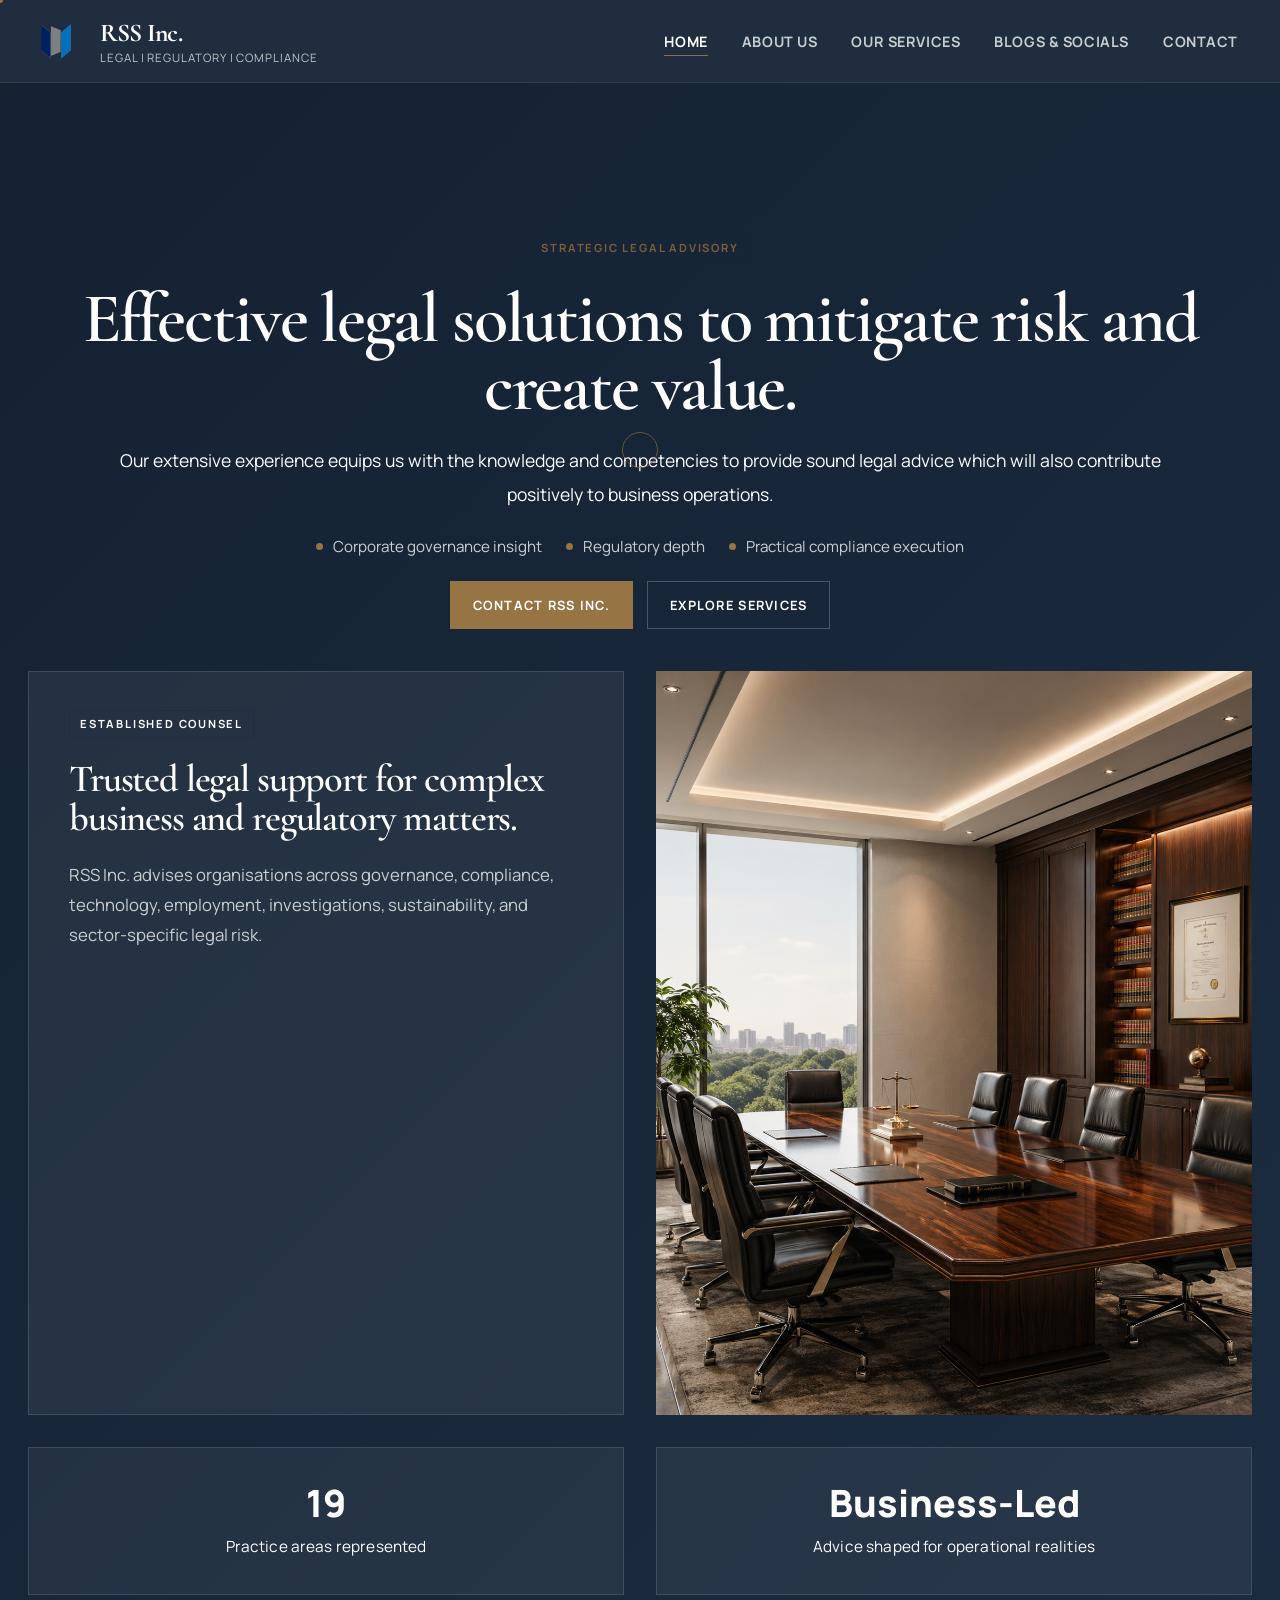
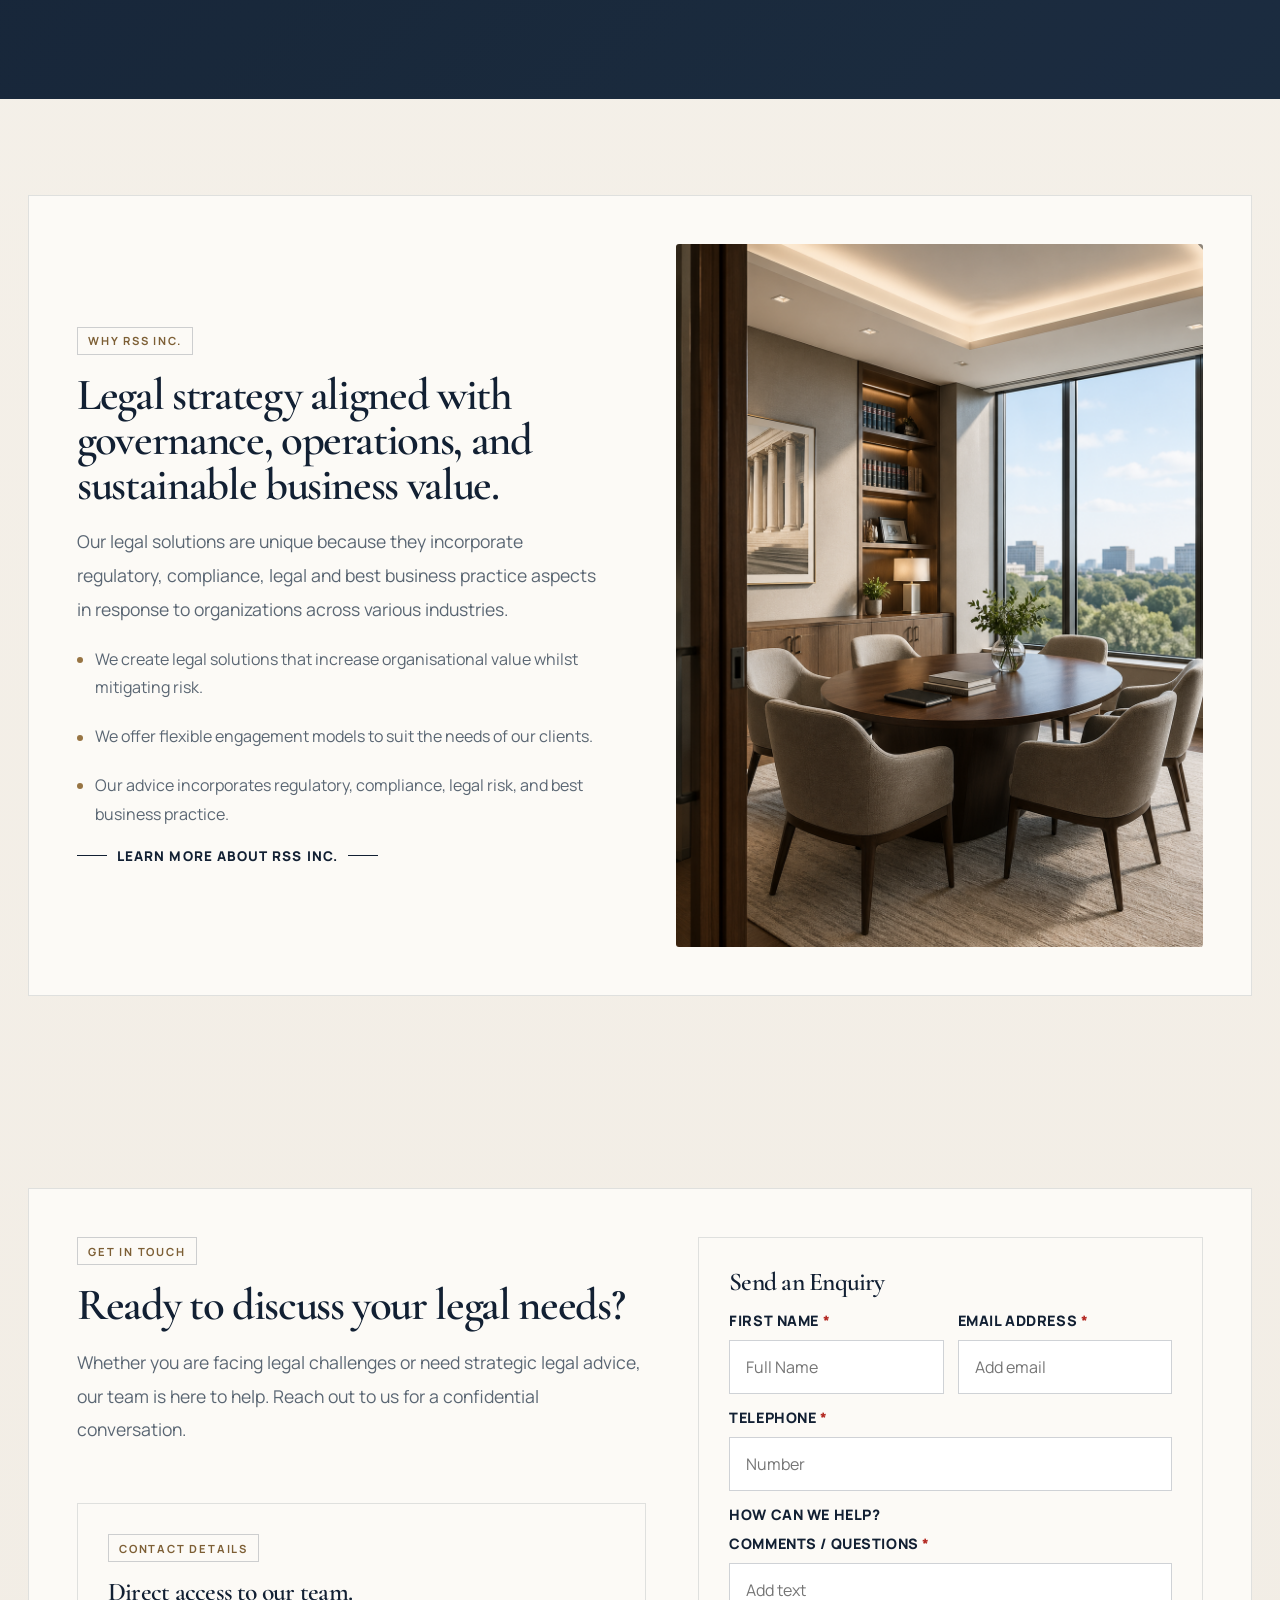
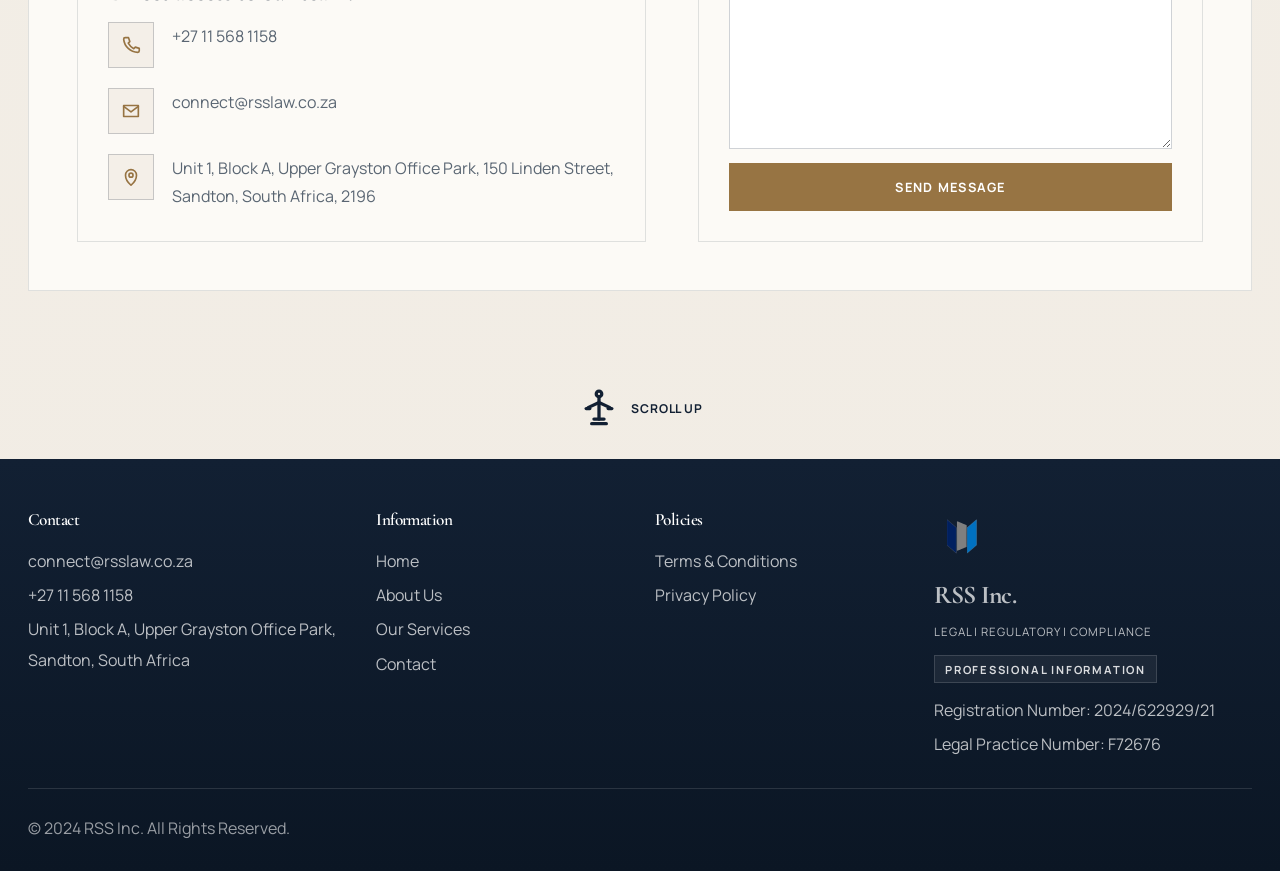
<file: index.html>
<!DOCTYPE html>
<html lang="en">
<head>
  <meta charset="UTF-8">
  <meta name="viewport" content="width=device-width, initial-scale=1.0">
  <title>RSS Inc. | Legal | Regulatory | Compliance</title>
  <meta name="description" content="RSS Inc. provides effective legal solutions to mitigate risk and create value.">
  <link rel="preconnect" href="https://fonts.googleapis.com">
  <link rel="preconnect" href="https://fonts.gstatic.com" crossorigin>
  <link href="https://fonts.googleapis.com/css2?family=Cormorant+Garamond:wght@500;600;700&family=Manrope:wght@400;500;600;700;800&display=swap" rel="stylesheet">
  <link rel="stylesheet" href="styles.css">
</head>
<body>
  <div class="page-shell">
    <header class="site-header" id="top">
      <div class="container-wide nav-wrap">
        <a class="brand" href="index.html" aria-label="RSS Inc. Home">
          <span class="brand-mark" aria-hidden="true">
            <img src="images/logo.png" alt="">
          </span>
          <span class="brand-copy">
            <strong>RSS Inc.</strong>
            <small>Legal | Regulatory | Compliance</small>
          </span>
        </a>

        <button class="nav-toggle" type="button" aria-expanded="false" aria-controls="site-nav" aria-label="Toggle navigation">
          <span></span>
          <span></span>
          <span></span>
        </button>

        <nav class="site-nav" id="site-nav" aria-label="Primary navigation">
          <a href="index.html">Home</a>
          <a href="about.html">About Us</a>
          <a href="services.html">Our Services</a>
          <a href="blogs-and-socials.html">Blogs &amp; Socials</a>
          <a href="contact.html">Contact</a>
        </nav>
      </div>
    </header>

    <main>
      <section class="hero">
        <div class="container-wide hero-grid">
          <div class="hero-copy reveal fade-up">
            <span class="eyebrow">Strategic Legal Advisory</span>
            <h1>Effective legal solutions to mitigate risk and create value.</h1>
            <p class="lead">Our extensive experience equips us with the knowledge and competencies to provide sound legal advice which will also contribute positively to business operations.</p>
            <ul class="hero-credentials">
              <li>Corporate governance insight</li>
              <li>Regulatory depth</li>
              <li>Practical compliance execution</li>
            </ul>
            <div class="hero-actions">
              <a class="button button-primary" href="contact.html">Contact RSS Inc.</a>
              <a class="button button-secondary" href="services.html">Explore Services</a>
            </div>
          </div>

          <div class="hero-panel reveal fade-left">
            <div class="hero-summary section-shell">
              <span class="panel-label">Established Counsel</span>
              <h2>Trusted legal support for complex business and regulatory matters.</h2>
              <p>RSS Inc. advises organisations across governance, compliance, technology, employment, investigations, sustainability, and sector-specific legal risk.</p>
            </div>

            <div class="metrics-grid">
              <article class="metrics-card section-shell">
                <strong class="metric-value">19</strong>
                <span class="metric-label">Practice areas represented</span>
              </article>
              <article class="metrics-card section-shell">
                <strong class="metric-value">Business-Led</strong>
                <span class="metric-label">Advice shaped for operational realities</span>
              </article>
            </div>

            <figure class="hero-panel-image">
              <img src="images/hero.png" alt="RSS Inc. — legal advisory leadership" loading="eager">
            </figure>
          </div>
        </div>
      </section>

      <section class="section">
        <div class="container">
          <div class="section-shell contact-band">
            <div class="intro-grid intro-grid-featured">
              <div class="intro-copy intro-copy-wide reveal fade-up">
                <span class="section-tag">Why RSS Inc.</span>
                <h2>Legal strategy aligned with governance, operations, and sustainable business value.</h2>
                <p class="lead">Our legal solutions are unique because they incorporate regulatory, compliance, legal and best business practice aspects in response to organizations across various industries.</p>
                <ul class="content-list">
                  <li>We create legal solutions that increase organisational value whilst mitigating risk.</li>
                  <li>We offer flexible engagement models to suit the needs of our clients.</li>
                  <li>Our advice incorporates regulatory, compliance, legal risk, and best business practice.</li>
                </ul>
                <a class="button-link" href="about.html">Learn More About RSS Inc.</a>
              </div>

              <figure class="stack-image reveal fade-left">
                <img src="images/why.png" alt="RSS Inc. — office and advisory environment" loading="lazy">
              </figure>
            </div>
          </div>
        </div>
      </section>

      <section class="section" id="contact">
        <div class="container">
          <div class="section-shell contact-band">
            <div class="contact-grid">
              <div class="contact-copy reveal fade-up">
                <span class="section-tag">Get In Touch</span>
                <h2>Ready to discuss your legal needs?</h2>
                <p class="lead">Whether you are facing legal challenges or need strategic legal advice, our team is here to help. Reach out to us for a confidential conversation.</p>

                <div class="contact-panel section-shell">
                  <span class="detail-label">Contact Details</span>
                  <h3>Direct access to our team.</h3>
                  <ul class="contact-list">
                    <li>
                      <span class="contact-icon" aria-hidden="true">
                        <svg viewBox="0 0 24 24"><path d="M6.6 4h2.7l1.4 4.3-1.7 1.7a15.2 15.2 0 0 0 6 6l1.7-1.7 4.3 1.4V18.4c0 .9-.7 1.6-1.6 1.6A15.8 15.8 0 0 1 4 5.6C4 4.7 4.7 4 5.6 4z"></path></svg>
                      </span>
                      <span>+27 11 568 1158</span>
                    </li>
                    <li>
                      <span class="contact-icon" aria-hidden="true">
                        <svg viewBox="0 0 24 24"><path d="M4 6h16v12H4z"></path><path d="M4 7l8 6 8-6"></path></svg>
                      </span>
                      <span>connect@rsslaw.co.za</span>
                    </li>
                    <li>
                      <span class="contact-icon" aria-hidden="true">
                        <svg viewBox="0 0 24 24"><path d="M12 21s6-5.3 6-11a6 6 0 1 0-12 0c0 5.7 6 11 6 11z"></path><circle cx="12" cy="10" r="2.2"></circle></svg>
                      </span>
                      <span>Unit 1, Block A, Upper Grayston Office Park, 150 Linden Street, Sandton, South Africa, 2196</span>
                    </li>
                  </ul>
                </div>
              </div>

              <div class="form-card section-shell reveal fade-left">
                <h3>Send an Enquiry</h3>
                <form class="contact-form">
                  <div class="field-grid two-col">
                    <label>
                      <span>First Name <em>*</em></span>
                      <input type="text" name="firstName" placeholder="Full Name">
                    </label>
                    <label>
                      <span>Email Address <em>*</em></span>
                      <input type="email" name="email" placeholder="Add email">
                    </label>
                  </div>

                  <div class="field-grid">
                    <label>
                      <span>Telephone <em>*</em></span>
                      <input type="tel" name="telephone" placeholder="Number">
                    </label>
                  </div>

                  <div class="field-grid">
                    <label>
                      <span>How can we help?</span>
                      <span class="assistive-copy">Comments / Questions <em>*</em></span>
                      <textarea name="message" rows="7" placeholder="Add text"></textarea>
                    </label>
                  </div>

                  <button class="button button-primary" type="submit">Send Message</button>
                </form>
              </div>
            </div>
          </div>
        </div>
      </section>
    </main>

    <div class="container-wide services-pre-footer-top">
      <a class="scroll-top" href="#top" aria-label="Back to top">
        <svg viewBox="0 0 24 24" aria-hidden="true" focusable="false">
          <circle cx="12" cy="3.75" r="1.5"></circle>
          <path d="M12 6v11.5"></path>
          <path d="M6 11.25 12 8.5l6 2.75"></path>
          <path d="M5 11.75h2"></path>
          <path d="M17 11.75h2"></path>
          <path d="M9.25 17.5h5.5"></path>
          <path d="M8 20h8"></path>
        </svg>
        <span class="scroll-top-label">Scroll up</span>
      </a>
    </div>

    <footer class="site-footer">
      <div class="container-wide footer-grid">
        <div>
          <h3>Contact</h3>
          <div class="footer-contact">
            <a href="mailto:connect@rsslaw.co.za">connect@rsslaw.co.za</a>
            <a href="tel:+27115681158">+27 11 568 1158</a>
            <p>Unit 1, Block A, Upper Grayston Office Park, Sandton, South Africa</p>
          </div>
        </div>

        <div>
          <h3>Information</h3>
          <div class="footer-links">
            <a href="index.html">Home</a>
            <a href="about.html">About Us</a>
            <a href="services.html">Our Services</a>
            <a href="contact.html">Contact</a>
          </div>
        </div>

        <div>
          <h3>Policies</h3>
          <div class="footer-links">
            <a href="terms-and-conditions.html">Terms &amp; Conditions</a>
            <a href="privacy-policy.html">Privacy Policy</a>
          </div>
        </div>

        <div class="footer-brand">
          <a class="brand" href="index.html" aria-label="RSS Inc. Home">
            <span class="brand-mark" aria-hidden="true">
              <img src="images/logo.png" alt="">
            </span>
            <span class="brand-copy">
              <strong>RSS Inc.</strong>
              <small>Legal | Regulatory | Compliance</small>
            </span>
          </a>
          <span class="detail-label">Professional Information</span>
          <div class="detail-stack">
            <p>Registration Number: 2024/622929/21</p>
            <p>Legal Practice Number: F72676</p>
          </div>
        </div>
      </div>
      <div class="container-wide footer-bottom">
        <p>&copy; 2024 RSS Inc. All Rights Reserved.</p>
      </div>
    </footer>
  </div>

  <script src="script.js"></script>
</body>
</html>
</file>
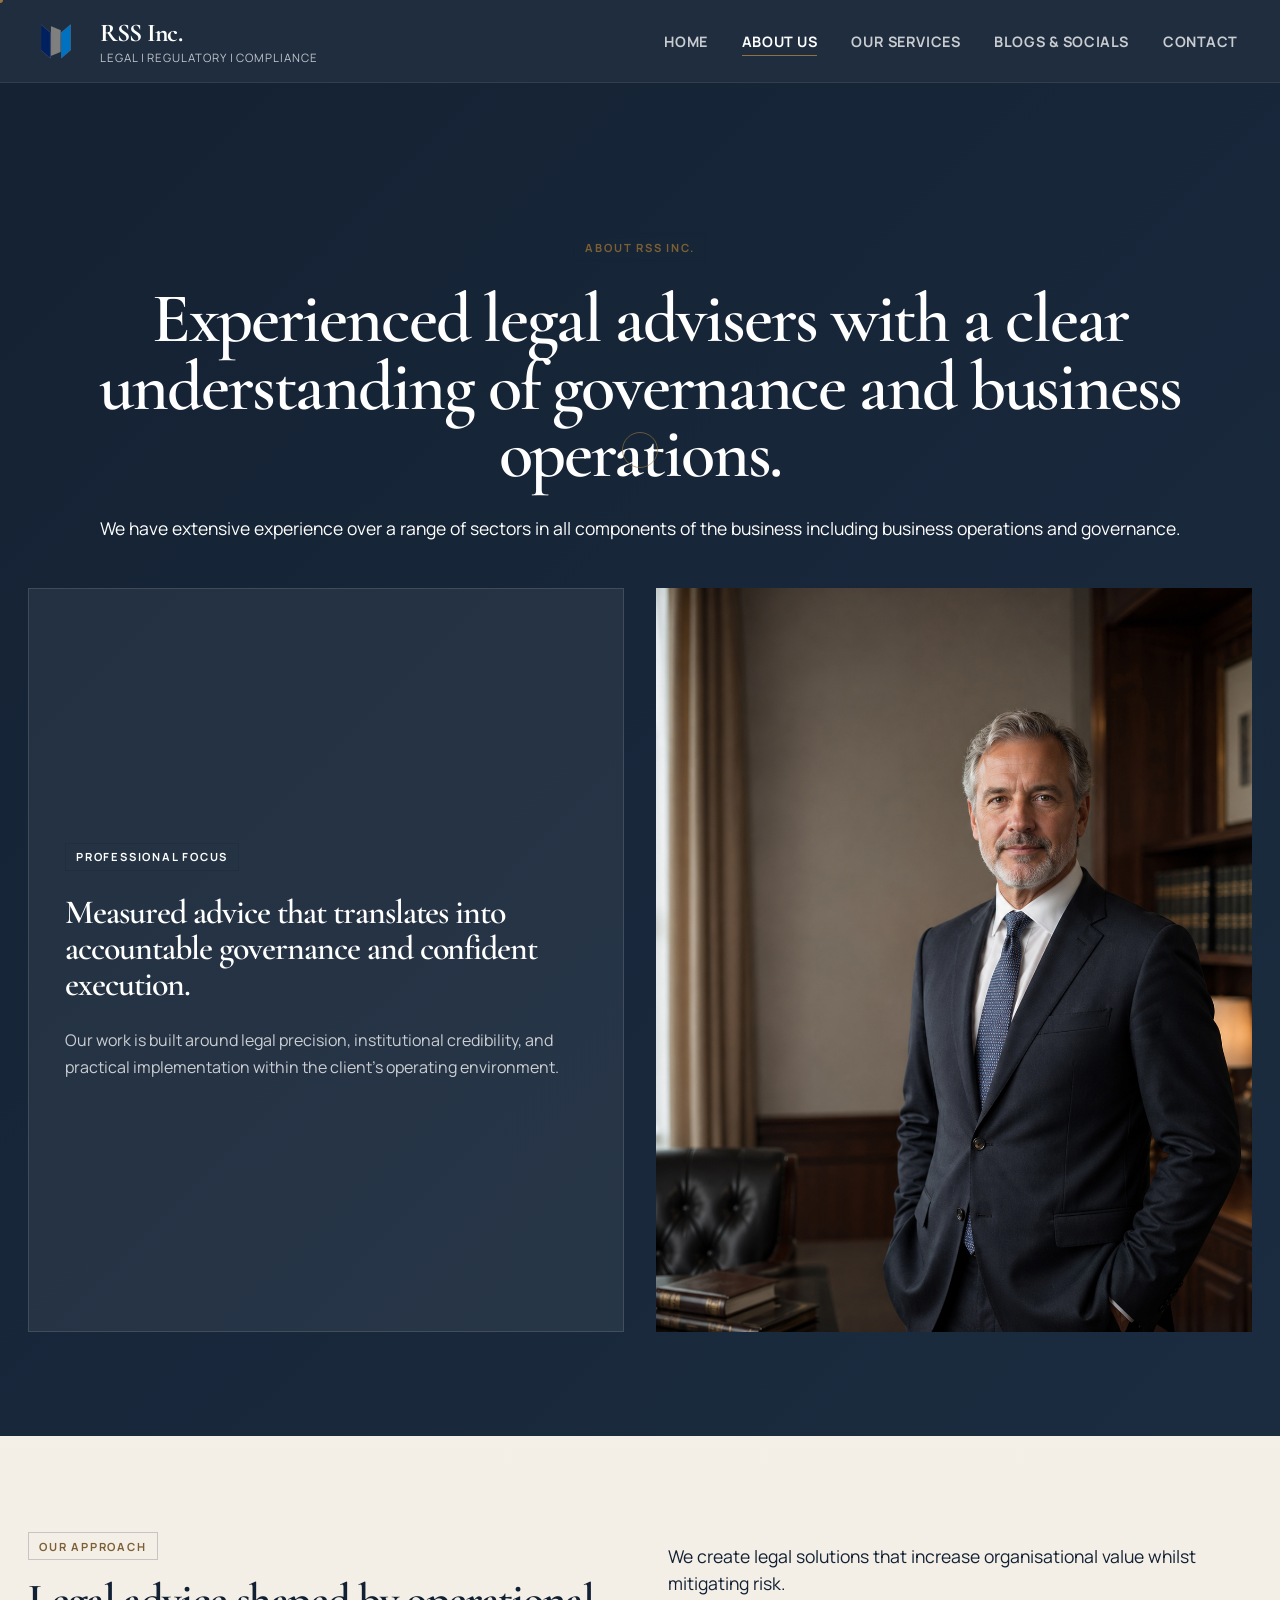
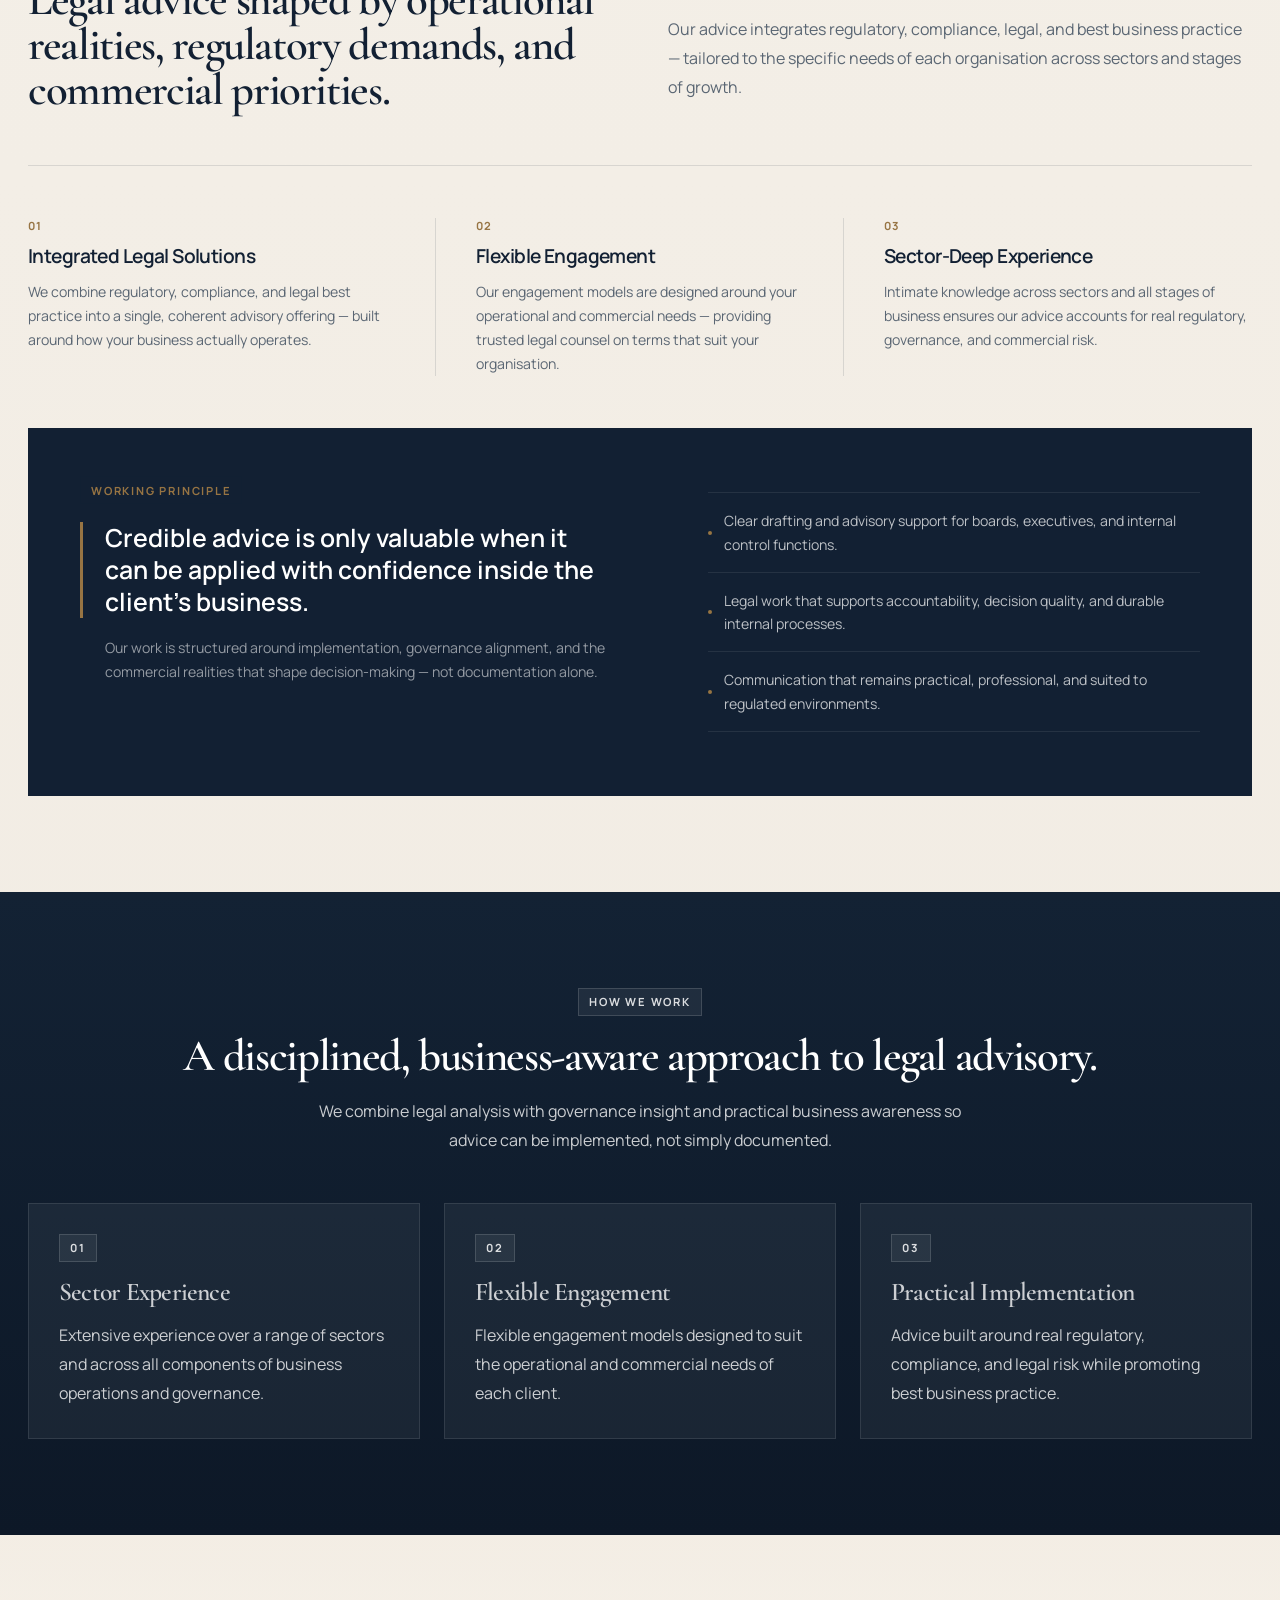
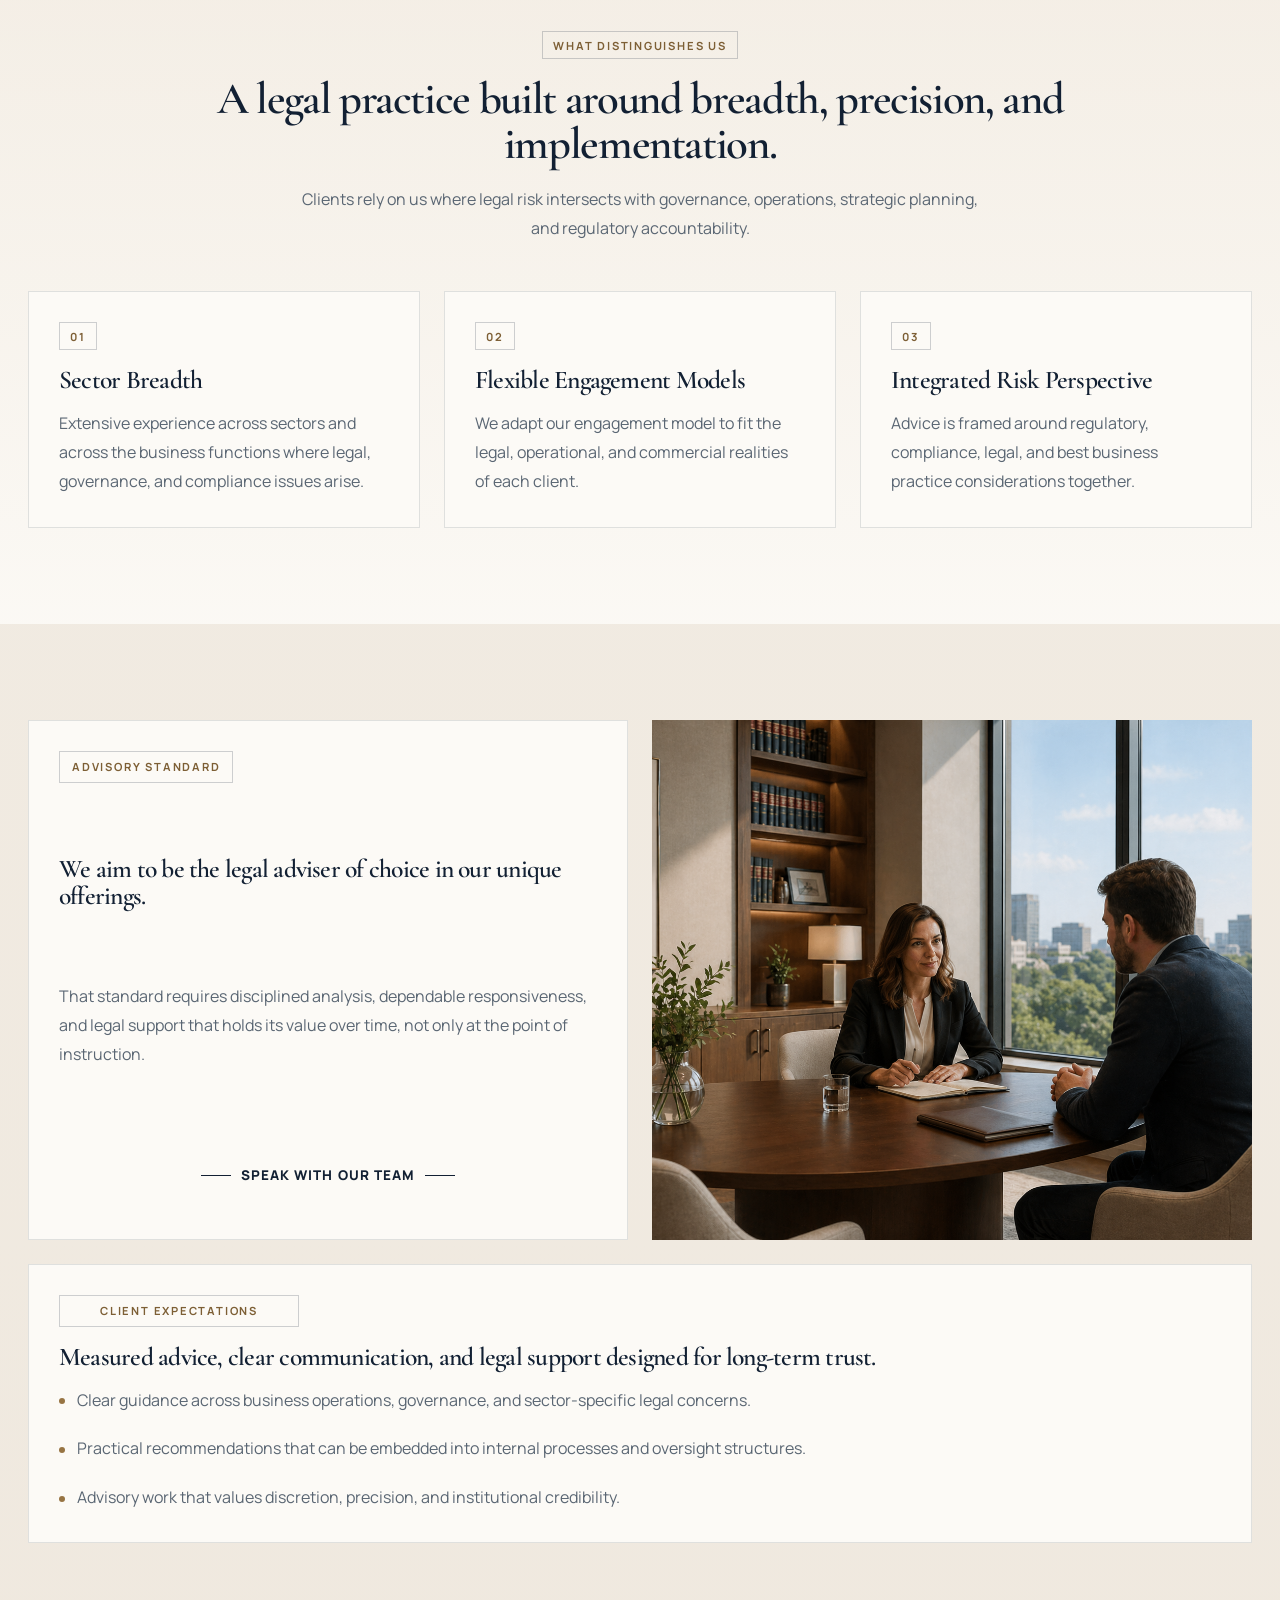
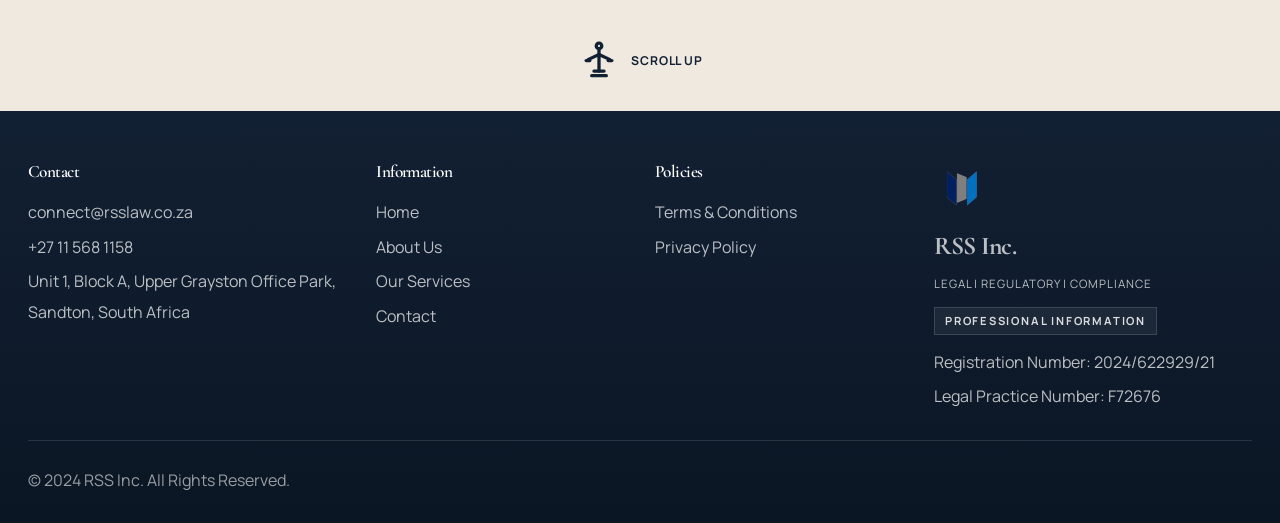
<file: about.html>
<!DOCTYPE html>
<html lang="en">
<head>
  <meta charset="UTF-8">
  <meta name="viewport" content="width=device-width, initial-scale=1.0">
  <title>About Us | RSS Inc.</title>
  <meta name="description" content="Learn more about RSS Inc. and our experience across sectors and governance matters.">
  <link rel="preconnect" href="https://fonts.googleapis.com">
  <link rel="preconnect" href="https://fonts.gstatic.com" crossorigin>
  <link href="https://fonts.googleapis.com/css2?family=Cormorant+Garamond:wght@500;600;700&family=Manrope:wght@400;500;600;700;800&display=swap" rel="stylesheet">
  <link rel="stylesheet" href="styles.css">
</head>
<body class="about-page">
  <div class="page-shell">
    <header class="site-header" id="top">
      <div class="container-wide nav-wrap">
        <a class="brand" href="index.html" aria-label="RSS Inc. Home">
          <span class="brand-mark" aria-hidden="true">
            <img src="images/logo.png" alt="">
          </span>
          <span class="brand-copy">
            <strong>RSS Inc.</strong>
            <small>Legal | Regulatory | Compliance</small>
          </span>
        </a>

        <button class="nav-toggle" type="button" aria-expanded="false" aria-controls="site-nav" aria-label="Toggle navigation">
          <span></span>
          <span></span>
          <span></span>
        </button>

        <nav class="site-nav" id="site-nav" aria-label="Primary navigation">
          <a href="index.html">Home</a>
          <a href="about.html">About Us</a>
          <a href="services.html">Our Services</a>
          <a href="blogs-and-socials.html">Blogs &amp; Socials</a>
          <a href="contact.html">Contact</a>
        </nav>
      </div>
    </header>

    <main>
      <section class="hero">
        <div class="container-wide hero-grid">
          <div class="hero-copy reveal fade-up">
            <span class="eyebrow">About RSS Inc.</span>
            <h1>Experienced legal advisers with a clear understanding of governance and business operations.</h1>
            <p class="lead">We have extensive experience over a range of sectors in all components of the business including business operations and governance.</p>
          </div>

          <div class="hero-panel about-hero-panel reveal fade-left">
            <div class="hero-summary about-hero-summary section-shell">
              <span class="panel-label">Professional Focus</span>
              <h2>Measured advice that translates into accountable governance and confident execution.</h2>
              <p>Our work is built around legal precision, institutional credibility, and practical implementation within the client's operating environment.</p>
            </div>

            <figure class="hero-panel-image">
              <img src="images/heroa.png" alt="RSS Inc. — firm leadership" loading="eager">
            </figure>
          </div>
        </div>
      </section>

      <section class="section approach-section">
        <div class="container">

          <!-- Heading + lead split -->
          <div class="approach-intro reveal fade-up">
            <div class="approach-intro-left">
              <span class="section-tag">Our Approach</span>
              <h2>Legal advice shaped by operational realities, regulatory demands, and commercial priorities.</h2>
            </div>
            <div class="approach-intro-right">
              <p class="lead">We create legal solutions that increase organisational value whilst mitigating risk.</p>
              <p>Our advice integrates regulatory, compliance, legal, and best business practice — tailored to the specific needs of each organisation across sectors and stages of growth.</p>
            </div>
          </div>

          <!-- Three pillars -->
          <div class="approach-pillars">
            <div class="approach-pillar reveal fade-up">
              <span class="approach-pillar-num">01</span>
              <h3>Integrated Legal Solutions</h3>
              <p>We combine regulatory, compliance, and legal best practice into a single, coherent advisory offering — built around how your business actually operates.</p>
            </div>
            <div class="approach-pillar reveal fade-up" style="--delay: 0.07s;">
              <span class="approach-pillar-num">02</span>
              <h3>Flexible Engagement</h3>
              <p>Our engagement models are designed around your operational and commercial needs — providing trusted legal counsel on terms that suit your organisation.</p>
            </div>
            <div class="approach-pillar reveal fade-up" style="--delay: 0.14s;">
              <span class="approach-pillar-num">03</span>
              <h3>Sector-Deep Experience</h3>
              <p>Intimate knowledge across sectors and all stages of business ensures our advice accounts for real regulatory, governance, and commercial risk.</p>
            </div>
          </div>

          <!-- Working principle quote -->
          <div class="approach-quote reveal fade-up">
            <div class="approach-quote-left">
              <span class="detail-label">Working Principle</span>
              <blockquote>Credible advice is only valuable when it can be applied with confidence inside the client's business.</blockquote>
              <p>Our work is structured around implementation, governance alignment, and the commercial realities that shape decision-making — not documentation alone.</p>
            </div>
            <ul class="approach-quote-list">
              <li>Clear drafting and advisory support for boards, executives, and internal control functions.</li>
              <li>Legal work that supports accountability, decision quality, and durable internal processes.</li>
              <li>Communication that remains practical, professional, and suited to regulated environments.</li>
            </ul>
          </div>

        </div>
      </section>

      <section class="section section-dark">
        <div class="container">
          <div class="section-heading reveal fade-up text-light">
            <span class="section-tag">How We Work</span>
            <h2>A disciplined, business-aware approach to legal advisory.</h2>
            <p>We combine legal analysis with governance insight and practical business awareness so advice can be implemented, not simply documented.</p>
          </div>

          <div class="feature-grid">
            <article class="feature-card section-shell reveal fade-up">
              <span class="detail-label">01</span>
              <h3>Sector Experience</h3>
              <p>Extensive experience over a range of sectors and across all components of business operations and governance.</p>
            </article>
            <article class="feature-card section-shell reveal fade-up" style="--delay: 0.05s;">
              <span class="detail-label">02</span>
              <h3>Flexible Engagement</h3>
              <p>Flexible engagement models designed to suit the operational and commercial needs of each client.</p>
            </article>
            <article class="feature-card section-shell reveal fade-up" style="--delay: 0.1s;">
              <span class="detail-label">03</span>
              <h3>Practical Implementation</h3>
              <p>Advice built around real regulatory, compliance, and legal risk while promoting best business practice.</p>
            </article>
          </div>
        </div>
      </section>

      <section class="section section-muted">
        <div class="container">
          <div class="section-heading section-heading-centered reveal fade-up">
            <span class="section-tag">What Distinguishes Us</span>
            <h2>A legal practice built around breadth, precision, and implementation.</h2>
            <p>Clients rely on us where legal risk intersects with governance, operations, strategic planning, and regulatory accountability.</p>
          </div>

          <div class="details-grid">
            <article class="detail-card section-shell reveal fade-up">
              <span class="detail-label">01</span>
              <h3>Sector Breadth</h3>
              <p>Extensive experience across sectors and across the business functions where legal, governance, and compliance issues arise.</p>
            </article>
            <article class="detail-card section-shell reveal fade-up" style="--delay: 0.05s;">
              <span class="detail-label">02</span>
              <h3>Flexible Engagement Models</h3>
              <p>We adapt our engagement model to fit the legal, operational, and commercial realities of each client.</p>
            </article>
            <article class="detail-card section-shell reveal fade-up" style="--delay: 0.1s;">
              <span class="detail-label">03</span>
              <h3>Integrated Risk Perspective</h3>
              <p>Advice is framed around regulatory, compliance, legal, and best business practice considerations together.</p>
            </article>
          </div>
        </div>
      </section>

      <section class="section">
        <div class="container">
          <div class="page-two-column about-advisory-layout">
            <div class="intro-card section-shell advisory-standard-card reveal fade-up">
              <span class="detail-label advisory-pill">Advisory Standard</span>
              <h3>We aim to be the legal adviser of choice in our unique offerings.</h3>
              <p>That standard requires disciplined analysis, dependable responsiveness, and legal support that holds its value over time, not only at the point of instruction.</p>
              <a class="button-link" href="contact.html">Speak With Our Team</a>
            </div>

            <figure class="advisory-image reveal fade-left">
              <img src="images/adsec.png" alt="RSS Inc. — advisory consultation" loading="lazy">
            </figure>

            <div class="intro-card section-shell client-expectations-card reveal fade-up">
              <span class="detail-label advisory-pill">Client Expectations</span>
              <h3>Measured advice, clear communication, and legal support designed for long-term trust.</h3>
              <ul class="content-list">
                <li>Clear guidance across business operations, governance, and sector-specific legal concerns.</li>
                <li>Practical recommendations that can be embedded into internal processes and oversight structures.</li>
                <li>Advisory work that values discretion, precision, and institutional credibility.</li>
              </ul>
            </div>
          </div>
        </div>
      </section>
    </main>

    <div class="container-wide services-pre-footer-top">
      <a class="scroll-top" href="#top" aria-label="Back to top">
        <svg viewBox="0 0 24 24" aria-hidden="true" focusable="false">
          <circle cx="12" cy="3.75" r="1.5"></circle>
          <path d="M12 6v11.5"></path>
          <path d="M6 11.25 12 8.5l6 2.75"></path>
          <path d="M5 11.75h2"></path>
          <path d="M17 11.75h2"></path>
          <path d="M9.25 17.5h5.5"></path>
          <path d="M8 20h8"></path>
        </svg>
        <span class="scroll-top-label">Scroll up</span>
      </a>
    </div>

    <footer class="site-footer">
      <div class="container-wide footer-grid">
        <div>
          <h3>Contact</h3>
          <div class="footer-contact">
            <a href="mailto:connect@rsslaw.co.za">connect@rsslaw.co.za</a>
            <a href="tel:+27115681158">+27 11 568 1158</a>
            <p>Unit 1, Block A, Upper Grayston Office Park, Sandton, South Africa</p>
          </div>
        </div>

        <div>
          <h3>Information</h3>
          <div class="footer-links">
            <a href="index.html">Home</a>
            <a href="about.html">About Us</a>
            <a href="services.html">Our Services</a>
            <a href="contact.html">Contact</a>
          </div>
        </div>

        <div>
          <h3>Policies</h3>
          <div class="footer-links">
            <a href="terms-and-conditions.html">Terms &amp; Conditions</a>
            <a href="privacy-policy.html">Privacy Policy</a>
          </div>
        </div>

        <div class="footer-brand">
          <a class="brand" href="index.html" aria-label="RSS Inc. Home">
            <span class="brand-mark" aria-hidden="true">
              <img src="images/logo.png" alt="">
            </span>
            <span class="brand-copy">
              <strong>RSS Inc.</strong>
              <small>Legal | Regulatory | Compliance</small>
            </span>
          </a>
          <span class="detail-label">Professional Information</span>
          <div class="detail-stack">
            <p>Registration Number: 2024/622929/21</p>
            <p>Legal Practice Number: F72676</p>
          </div>
        </div>
      </div>
      <div class="container-wide footer-bottom">
        <p>&copy; 2024 RSS Inc. All Rights Reserved.</p>
      </div>
    </footer>
  </div>

  <script src="script.js"></script>
</body>
</html>
</file>
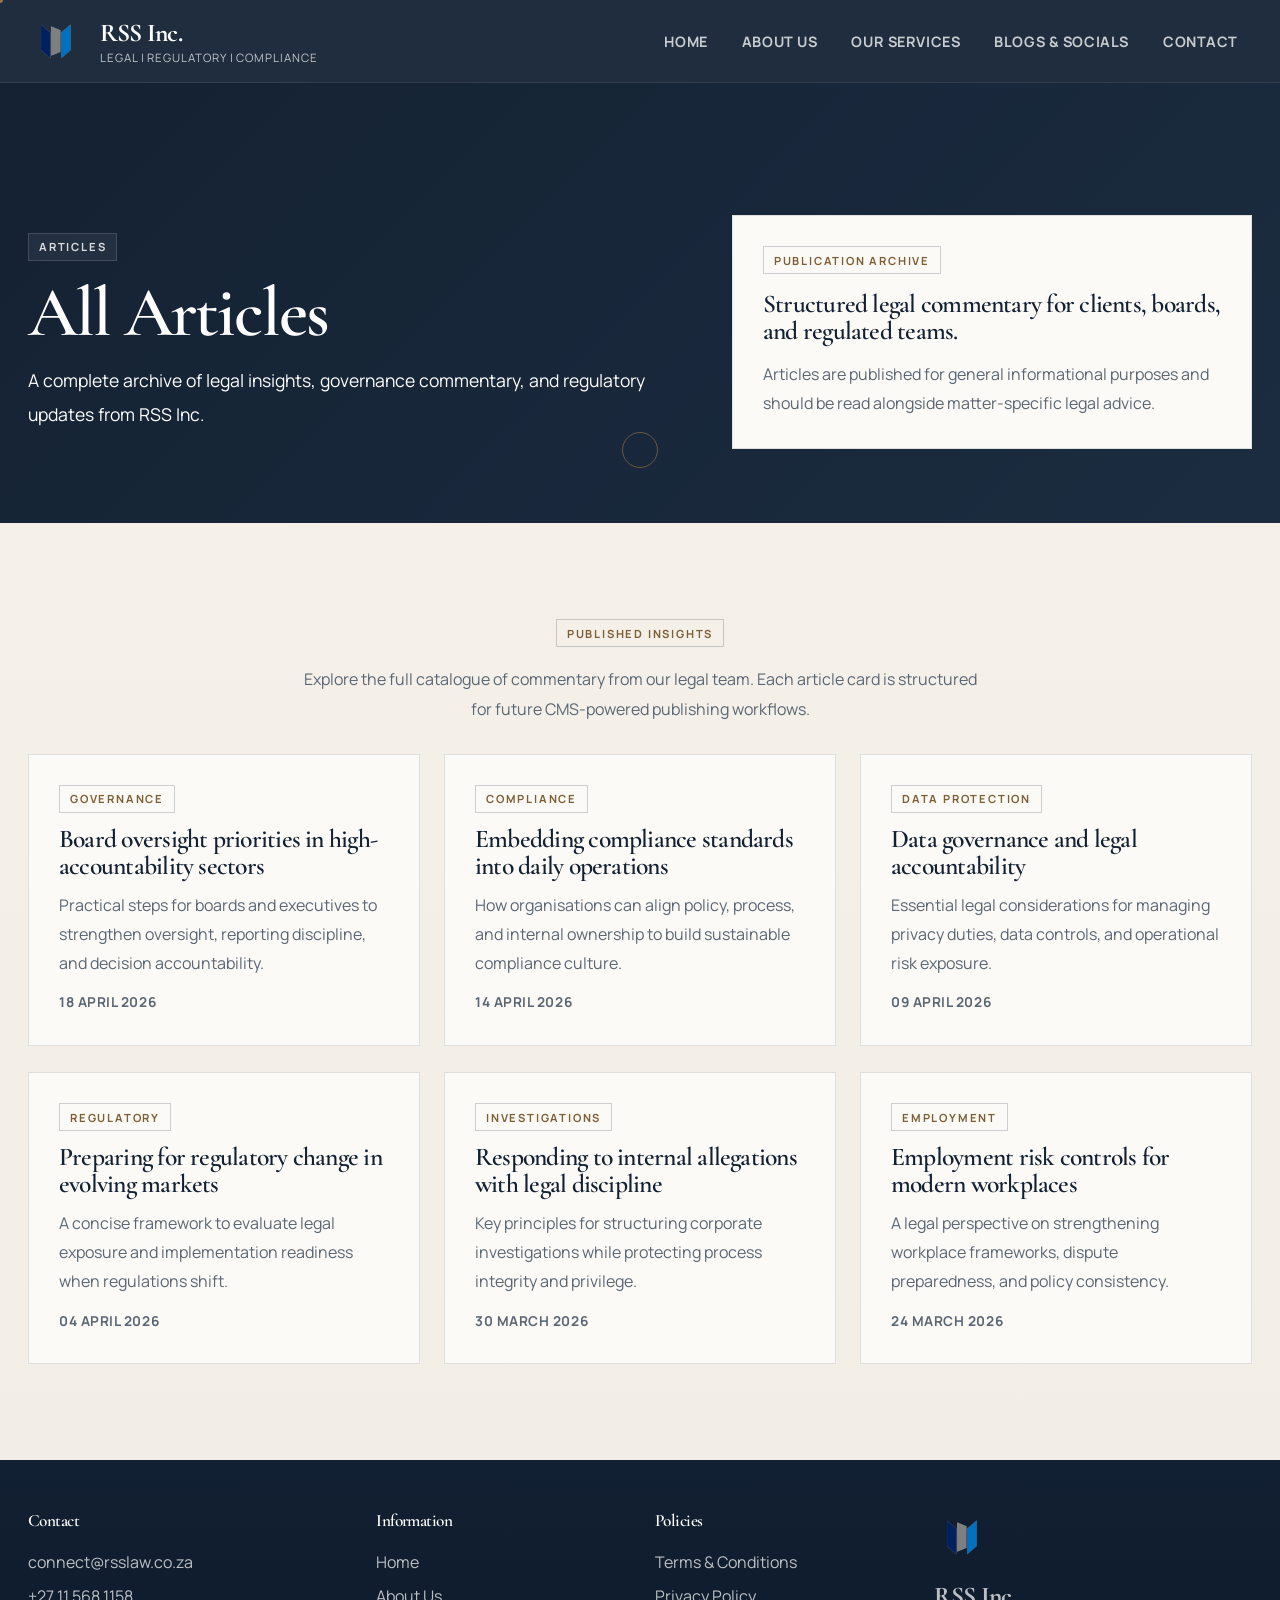
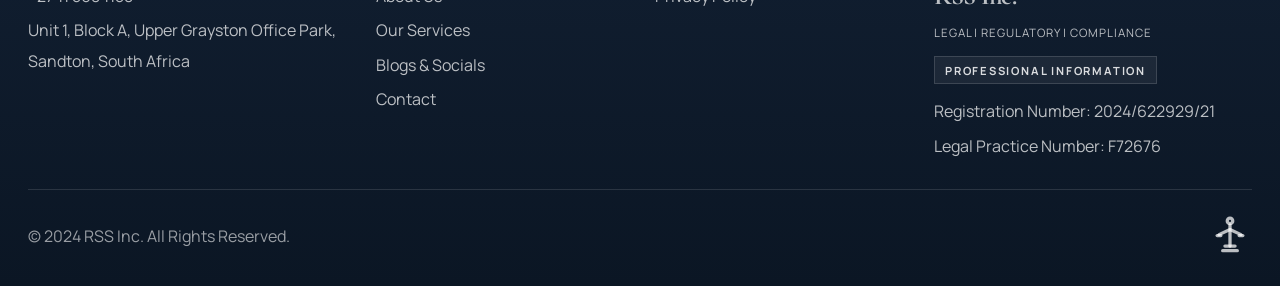
<file: all-articles.html>
<!DOCTYPE html>
<html lang="en">
<head>
  <meta charset="UTF-8">
  <meta name="viewport" content="width=device-width, initial-scale=1.0">
  <title>All Articles | RSS Inc.</title>
  <meta name="description" content="Browse all legal articles and updates published by RSS Inc.">
  <link rel="preconnect" href="https://fonts.googleapis.com">
  <link rel="preconnect" href="https://fonts.gstatic.com" crossorigin>
  <link href="https://fonts.googleapis.com/css2?family=Cormorant+Garamond:wght@500;600;700&family=Manrope:wght@400;500;600;700;800&display=swap" rel="stylesheet">
  <link rel="stylesheet" href="styles.css">
</head>
<body class="all-articles-page">
  <div class="page-shell">
    <header class="site-header" id="top">
      <div class="container-wide nav-wrap">
        <a class="brand" href="index.html" aria-label="RSS Inc. Home">
          <span class="brand-mark" aria-hidden="true">
            <img src="images/logo.png" alt="">
          </span>
          <span class="brand-copy">
            <strong>RSS Inc.</strong>
            <small>Legal | Regulatory | Compliance</small>
          </span>
        </a>

        <button class="nav-toggle" type="button" aria-expanded="false" aria-controls="site-nav" aria-label="Toggle navigation">
          <span></span>
          <span></span>
          <span></span>
        </button>

        <nav class="site-nav" id="site-nav" aria-label="Primary navigation">
          <a href="index.html">Home</a>
          <a href="about.html">About Us</a>
          <a href="services.html">Our Services</a>
          <a href="blogs-and-socials.html">Blogs &amp; Socials</a>
          <a href="contact.html">Contact</a>
        </nav>
      </div>
    </header>

    <main>
      <section class="page-hero all-articles-hero">
        <div class="container-wide page-hero-grid">
          <div class="page-hero-copy reveal fade-up">
            <span class="section-tag">Articles</span>
            <h1>All Articles</h1>
            <p class="lead">A complete archive of legal insights, governance commentary, and regulatory updates from RSS Inc.</p>
          </div>

          <div class="stack-layout reveal fade-left">
            <div class="intro-card section-shell">
              <span class="detail-label">Publication Archive</span>
              <h3>Structured legal commentary for clients, boards, and regulated teams.</h3>
              <p>Articles are published for general informational purposes and should be read alongside matter-specific legal advice.</p>
            </div>
          </div>
        </div>
      </section>

      <section class="section all-articles-section" data-cms-collection="articles" data-cms-layout="card-grid">
        <div class="container">
          <div class="section-heading section-heading-centered reveal fade-up">
            <span class="section-tag">Published Insights</span>
            <p>Explore the full catalogue of commentary from our legal team. Each article card is structured for future CMS-powered publishing workflows.</p>
          </div>

          <div class="grid-3 articles-grid all-articles-grid" aria-label="All article previews" data-dynamic-list="all-articles"></div>
        </div>
      </section>
    </main>

    <footer class="site-footer">
      <div class="container-wide footer-grid">
        <div>
          <h3>Contact</h3>
          <div class="footer-contact">
            <a href="mailto:connect@rsslaw.co.za">connect@rsslaw.co.za</a>
            <a href="tel:+27115681158">+27 11 568 1158</a>
            <p>Unit 1, Block A, Upper Grayston Office Park, Sandton, South Africa</p>
          </div>
        </div>

        <div>
          <h3>Information</h3>
          <div class="footer-links">
            <a href="index.html">Home</a>
            <a href="about.html">About Us</a>
            <a href="services.html">Our Services</a>
            <a href="blogs-and-socials.html">Blogs &amp; Socials</a>
            <a href="contact.html">Contact</a>
          </div>
        </div>

        <div>
          <h3>Policies</h3>
          <div class="footer-links">
            <a href="terms-and-conditions.html">Terms &amp; Conditions</a>
            <a href="privacy-policy.html">Privacy Policy</a>
          </div>
        </div>

        <div class="footer-brand">
          <a class="brand" href="index.html" aria-label="RSS Inc. Home">
            <span class="brand-mark" aria-hidden="true">
              <img src="images/logo.png" alt="">
            </span>
            <span class="brand-copy">
              <strong>RSS Inc.</strong>
              <small>Legal | Regulatory | Compliance</small>
            </span>
          </a>
          <span class="detail-label">Professional Information</span>
          <div class="detail-stack">
            <p>Registration Number: 2024/622929/21</p>
            <p>Legal Practice Number: F72676</p>
          </div>
        </div>
      </div>
      <div class="container-wide footer-bottom">
        <p>&copy; 2024 RSS Inc. All Rights Reserved.</p>
        <a class="scroll-top" href="#top" aria-label="Back to top">
          <svg viewBox="0 0 24 24" aria-hidden="true" focusable="false">
            <circle cx="12" cy="3.75" r="1.5"></circle>
            <path d="M12 6v11.5"></path>
            <path d="M6 11.25 12 8.5l6 2.75"></path>
            <path d="M5 11.75h2"></path>
            <path d="M17 11.75h2"></path>
            <path d="M9.25 17.5h5.5"></path>
            <path d="M8 20h8"></path>
          </svg>
        </a>
      </div>
    </footer>
  </div>

  <script src="blogs-socials-data.js"></script>
  <script src="script.js"></script>
</body>
</html>
</file>
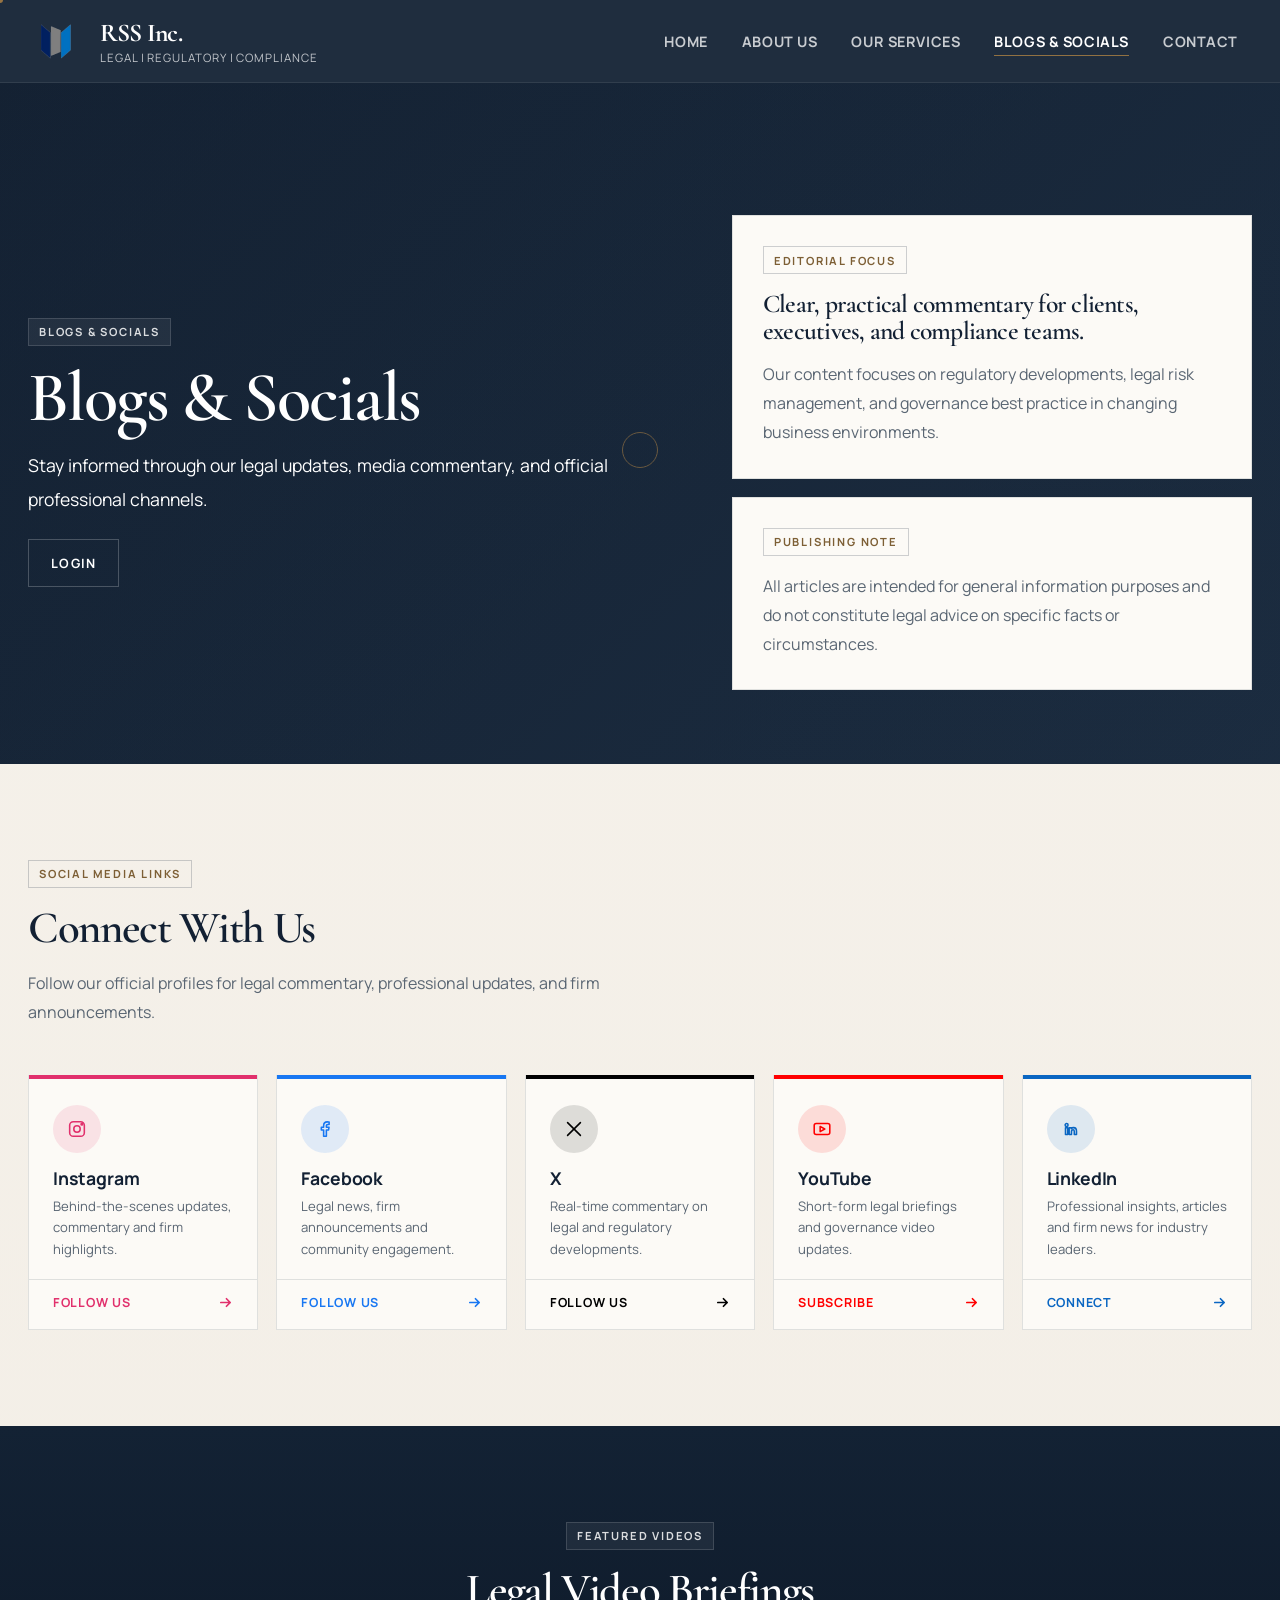
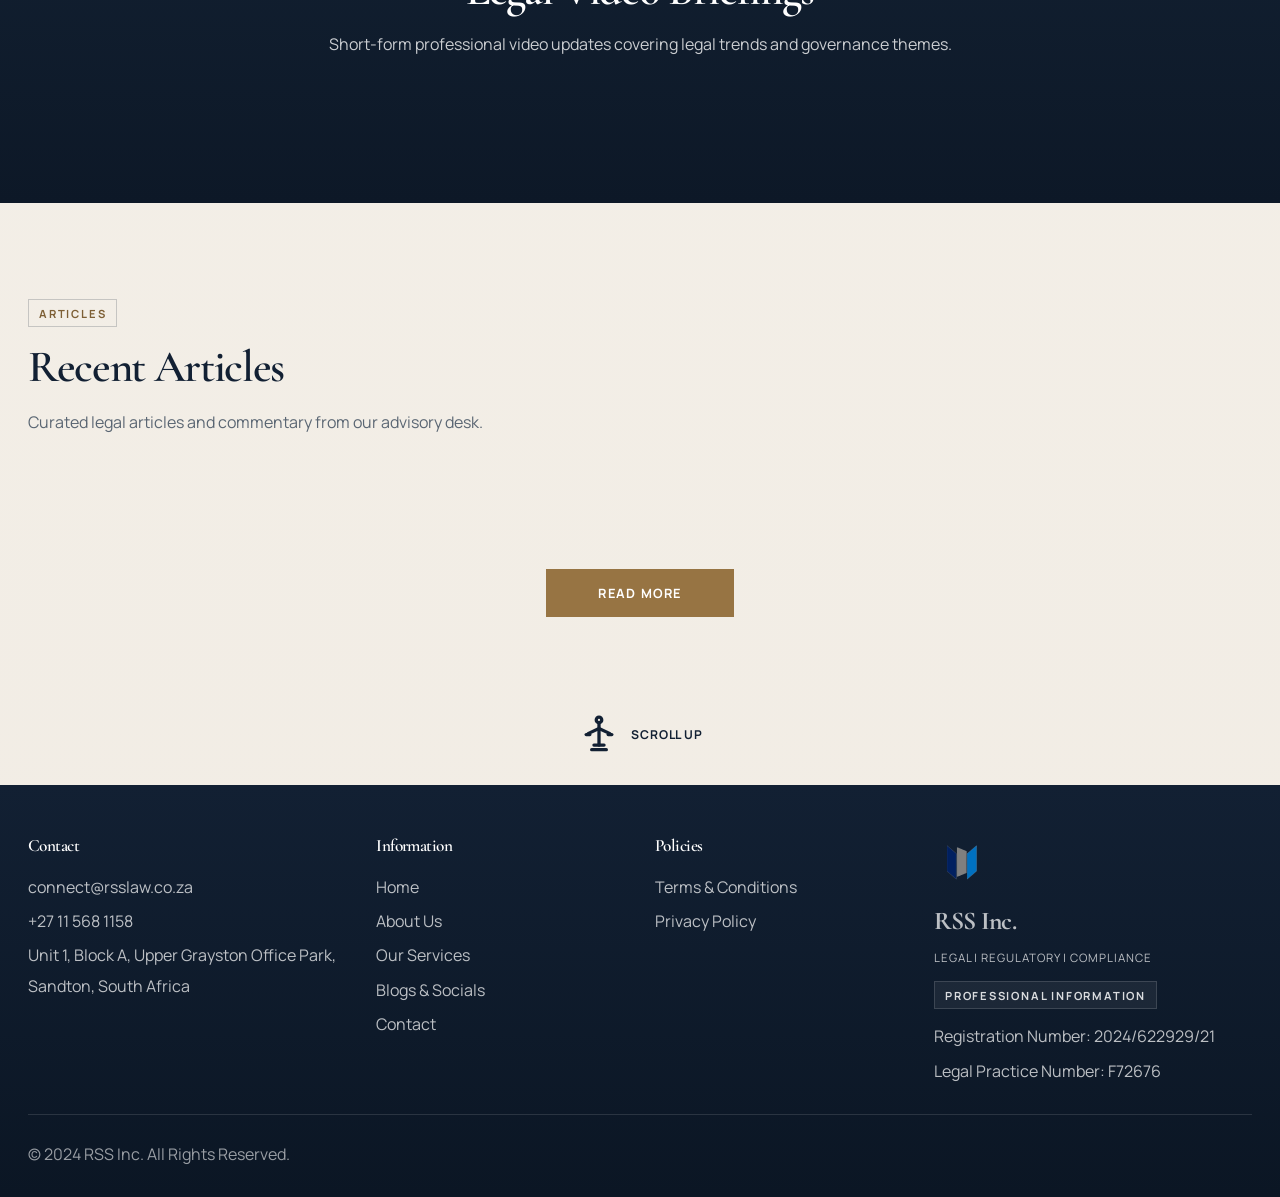
<file: blogs-and-socials.html>
<!DOCTYPE html>
<html lang="en">
<head>
  <meta charset="UTF-8">
  <meta name="viewport" content="width=device-width, initial-scale=1.0">
  <title>Blogs &amp; Socials | RSS Inc.</title>
  <meta name="description" content="Read legal insights from RSS Inc. and connect with our official social channels.">
  <link rel="preconnect" href="https://fonts.googleapis.com">
  <link rel="preconnect" href="https://fonts.gstatic.com" crossorigin>
  <link href="https://fonts.googleapis.com/css2?family=Cormorant+Garamond:wght@500;600;700&family=Manrope:wght@400;500;600;700;800&display=swap" rel="stylesheet">
  <link rel="stylesheet" href="styles.css">
</head>
<body class="blogs-socials-page">
  <div class="page-shell">
    <header class="site-header" id="top">
      <div class="container-wide nav-wrap">
        <a class="brand" href="index.html" aria-label="RSS Inc. Home">
          <span class="brand-mark" aria-hidden="true">
            <img src="images/logo.png" alt="">
          </span>
          <span class="brand-copy">
            <strong>RSS Inc.</strong>
            <small>Legal | Regulatory | Compliance</small>
          </span>
        </a>

        <button class="nav-toggle" type="button" aria-expanded="false" aria-controls="site-nav" aria-label="Toggle navigation">
          <span></span>
          <span></span>
          <span></span>
        </button>

        <nav class="site-nav" id="site-nav" aria-label="Primary navigation">
          <a href="index.html">Home</a>
          <a href="about.html">About Us</a>
          <a href="services.html">Our Services</a>
          <a href="blogs-and-socials.html">Blogs &amp; Socials</a>
          <a href="contact.html">Contact</a>
        </nav>
      </div>
    </header>

    <main>
      <section class="page-hero">
        <div class="container-wide page-hero-grid">
          <div class="page-hero-copy reveal fade-up">
            <span class="section-tag">Blogs &amp; Socials</span>
            <h1>Blogs &amp; Socials</h1>
            <p class="lead">Stay informed through our legal updates, media commentary, and official professional channels.</p>
            <div class="page-actions" aria-label="Page actions">
              <!-- Public content stays visible. Editing access is intentionally routed through the CMS login page. -->
              <a class="button button-secondary" href="login.html">Login</a>
            </div>
          </div>

          <div class="stack-layout reveal fade-left">
            <div class="intro-card section-shell">
              <span class="detail-label">Editorial Focus</span>
              <h3>Clear, practical commentary for clients, executives, and compliance teams.</h3>
              <p>Our content focuses on regulatory developments, legal risk management, and governance best practice in changing business environments.</p>
            </div>
            <div class="quote-block section-shell">
              <span class="detail-label">Publishing Note</span>
              <p>All articles are intended for general information purposes and do not constitute legal advice on specific facts or circumstances.</p>
            </div>
          </div>
        </div>
      </section>

      <section class="section">
        <div class="container">
          <div class="section-heading reveal fade-up">
            <span class="section-tag">Social Media Links</span>
            <h2>Connect With Us</h2>
            <p>Follow our official profiles for legal commentary, professional updates, and firm announcements.</p>
          </div>

          <div class="social-links-grid">

            <a class="social-profile-card reveal fade-up" href="#" aria-label="Instagram" style="--platform-color: #E1306C;">
              <div class="social-platform-bar"></div>
              <div class="social-card-body">
                <span class="social-profile-icon" aria-hidden="true">
                  <svg viewBox="0 0 24 24"><rect x="4" y="4" width="16" height="16" rx="4"></rect><circle cx="12" cy="12" r="3.5"></circle><circle cx="17.3" cy="6.7" r="0.9"></circle></svg>
                </span>
                <h3>Instagram</h3>
                <p>Behind-the-scenes updates, commentary and firm highlights.</p>
              </div>
              <div class="social-card-foot">
                <span>Follow us</span>
                <svg viewBox="0 0 16 16" aria-hidden="true"><path d="M3 8h10M9 4l4 4-4 4"/></svg>
              </div>
            </a>

            <a class="social-profile-card reveal fade-up" href="#" aria-label="Facebook" style="--platform-color: #1877F2; --delay: 0.04s;">
              <div class="social-platform-bar"></div>
              <div class="social-card-body">
                <span class="social-profile-icon" aria-hidden="true">
                  <svg viewBox="0 0 24 24"><path d="M13.5 20v-7h2.4l.5-3h-2.9V8.6c0-.9.4-1.6 1.8-1.6h1.2V4.3c-.2 0-1-.1-2-.1-2.5 0-4 1.5-4 4.2V10H8v3h2.5v7h3z"></path></svg>
                </span>
                <h3>Facebook</h3>
                <p>Legal news, firm announcements and community engagement.</p>
              </div>
              <div class="social-card-foot">
                <span>Follow us</span>
                <svg viewBox="0 0 16 16" aria-hidden="true"><path d="M3 8h10M9 4l4 4-4 4"/></svg>
              </div>
            </a>

            <a class="social-profile-card reveal fade-up" href="#" aria-label="X (Twitter)" style="--platform-color: #000000; --delay: 0.08s;">
              <div class="social-platform-bar"></div>
              <div class="social-card-body">
                <span class="social-profile-icon" aria-hidden="true">
                  <svg viewBox="0 0 24 24"><path d="M5 5l14 14M19 5L5 19"></path></svg>
                </span>
                <h3>X</h3>
                <p>Real-time commentary on legal and regulatory developments.</p>
              </div>
              <div class="social-card-foot">
                <span>Follow us</span>
                <svg viewBox="0 0 16 16" aria-hidden="true"><path d="M3 8h10M9 4l4 4-4 4"/></svg>
              </div>
            </a>

            <a class="social-profile-card reveal fade-up" href="#" aria-label="YouTube" style="--platform-color: #FF0000; --delay: 0.12s;">
              <div class="social-platform-bar"></div>
              <div class="social-card-body">
                <span class="social-profile-icon" aria-hidden="true">
                  <svg viewBox="0 0 24 24"><rect x="3.5" y="6" width="17" height="12" rx="2.2"></rect><path d="M10 9.2l5 2.8-5 2.8V9.2z"></path></svg>
                </span>
                <h3>YouTube</h3>
                <p>Short-form legal briefings and governance video updates.</p>
              </div>
              <div class="social-card-foot">
                <span>Subscribe</span>
                <svg viewBox="0 0 16 16" aria-hidden="true"><path d="M3 8h10M9 4l4 4-4 4"/></svg>
              </div>
            </a>

            <a class="social-profile-card reveal fade-up" href="#" aria-label="LinkedIn" style="--platform-color: #0A66C2; --delay: 0.16s;">
              <div class="social-platform-bar"></div>
              <div class="social-card-body">
                <span class="social-profile-icon" aria-hidden="true">
                  <svg viewBox="0 0 24 24"><path d="M7.2 9.2a1.6 1.6 0 1 1 0-3.2 1.6 1.6 0 0 1 0 3.2zM6 10.7h2.4V18H6zM10 10.7h2.3v1c.4-.7 1.3-1.2 2.5-1.2 2.4 0 3.2 1.4 3.2 3.9V18h-2.4v-3.3c0-.9-.3-1.8-1.3-1.8s-1.8.8-1.8 2V18H10z"></path></svg>
                </span>
                <h3>LinkedIn</h3>
                <p>Professional insights, articles and firm news for industry leaders.</p>
              </div>
              <div class="social-card-foot">
                <span>Connect</span>
                <svg viewBox="0 0 16 16" aria-hidden="true"><path d="M3 8h10M9 4l4 4-4 4"/></svg>
              </div>
            </a>

          </div>
        </div>
      </section>

      <section class="section section-dark">
        <div class="container">
          <div class="section-heading section-heading-centered reveal fade-up text-light">
            <span class="section-tag">Featured Videos</span>
            <h2>Legal Video Briefings</h2>
            <p>Short-form professional video updates covering legal trends and governance themes.</p>
          </div>

          <!-- CMS content mount: replace client-side data with API/CMS response later. -->
          <div class="videos-grid" aria-label="Featured YouTube videos" data-dynamic-list="featured-videos" data-cms-collection="videos"></div>
        </div>
      </section>

      <section class="section">
        <div class="container">
          <div class="section-heading reveal fade-up">
            <span class="section-tag">Articles</span>
            <h2>Recent Articles</h2>
            <p>Curated legal articles and commentary from our advisory desk.</p>
          </div>

          <!-- CMS content mount: replace client-side data with API/CMS response later. -->
          <div class="grid-3 articles-grid" data-dynamic-list="article-previews" data-cms-collection="articles"></div>

          <!-- Protected admin controls mount point. Kept hidden unless CMS auth marks user as an editor/admin. -->
          <div class="section-action reveal fade-up" data-admin-tools-root="blogs-socials" hidden></div>

          <div class="section-action reveal fade-up">
            <a class="button button-primary" href="all-articles.html">Read More</a>
          </div>
        </div>
      </section>
    </main>

    <div class="container-wide services-pre-footer-top">
      <a class="scroll-top" href="#top" aria-label="Back to top">
        <svg viewBox="0 0 24 24" aria-hidden="true" focusable="false">
          <circle cx="12" cy="3.75" r="1.5"></circle>
          <path d="M12 6v11.5"></path>
          <path d="M6 11.25 12 8.5l6 2.75"></path>
          <path d="M5 11.75h2"></path>
          <path d="M17 11.75h2"></path>
          <path d="M9.25 17.5h5.5"></path>
          <path d="M8 20h8"></path>
        </svg>
        <span class="scroll-top-label">Scroll up</span>
      </a>
    </div>

    <footer class="site-footer">
      <div class="container-wide footer-grid">
        <div>
          <h3>Contact</h3>
          <div class="footer-contact">
            <a href="mailto:connect@rsslaw.co.za">connect@rsslaw.co.za</a>
            <a href="tel:+27115681158">+27 11 568 1158</a>
            <p>Unit 1, Block A, Upper Grayston Office Park, Sandton, South Africa</p>
          </div>
        </div>

        <div>
          <h3>Information</h3>
          <div class="footer-links">
            <a href="index.html">Home</a>
            <a href="about.html">About Us</a>
            <a href="services.html">Our Services</a>
            <a href="blogs-and-socials.html">Blogs &amp; Socials</a>
            <a href="contact.html">Contact</a>
          </div>
        </div>

        <div>
          <h3>Policies</h3>
          <div class="footer-links">
            <a href="terms-and-conditions.html">Terms &amp; Conditions</a>
            <a href="privacy-policy.html">Privacy Policy</a>
          </div>
        </div>

        <div class="footer-brand">
          <a class="brand" href="index.html" aria-label="RSS Inc. Home">
            <span class="brand-mark" aria-hidden="true">
              <img src="images/logo.png" alt="">
            </span>
            <span class="brand-copy">
              <strong>RSS Inc.</strong>
              <small>Legal | Regulatory | Compliance</small>
            </span>
          </a>
          <span class="detail-label">Professional Information</span>
          <div class="detail-stack">
            <p>Registration Number: 2024/622929/21</p>
            <p>Legal Practice Number: F72676</p>
          </div>
        </div>
      </div>
      <div class="container-wide footer-bottom">
        <p>&copy; 2024 RSS Inc. All Rights Reserved.</p>
      </div>
    </footer>
  </div>

  <script src="cms-auth-bridge.js"></script>
  <script src="blogs-socials-data.js"></script>
  <script src="script.js"></script>
</body>
</html>
</file>
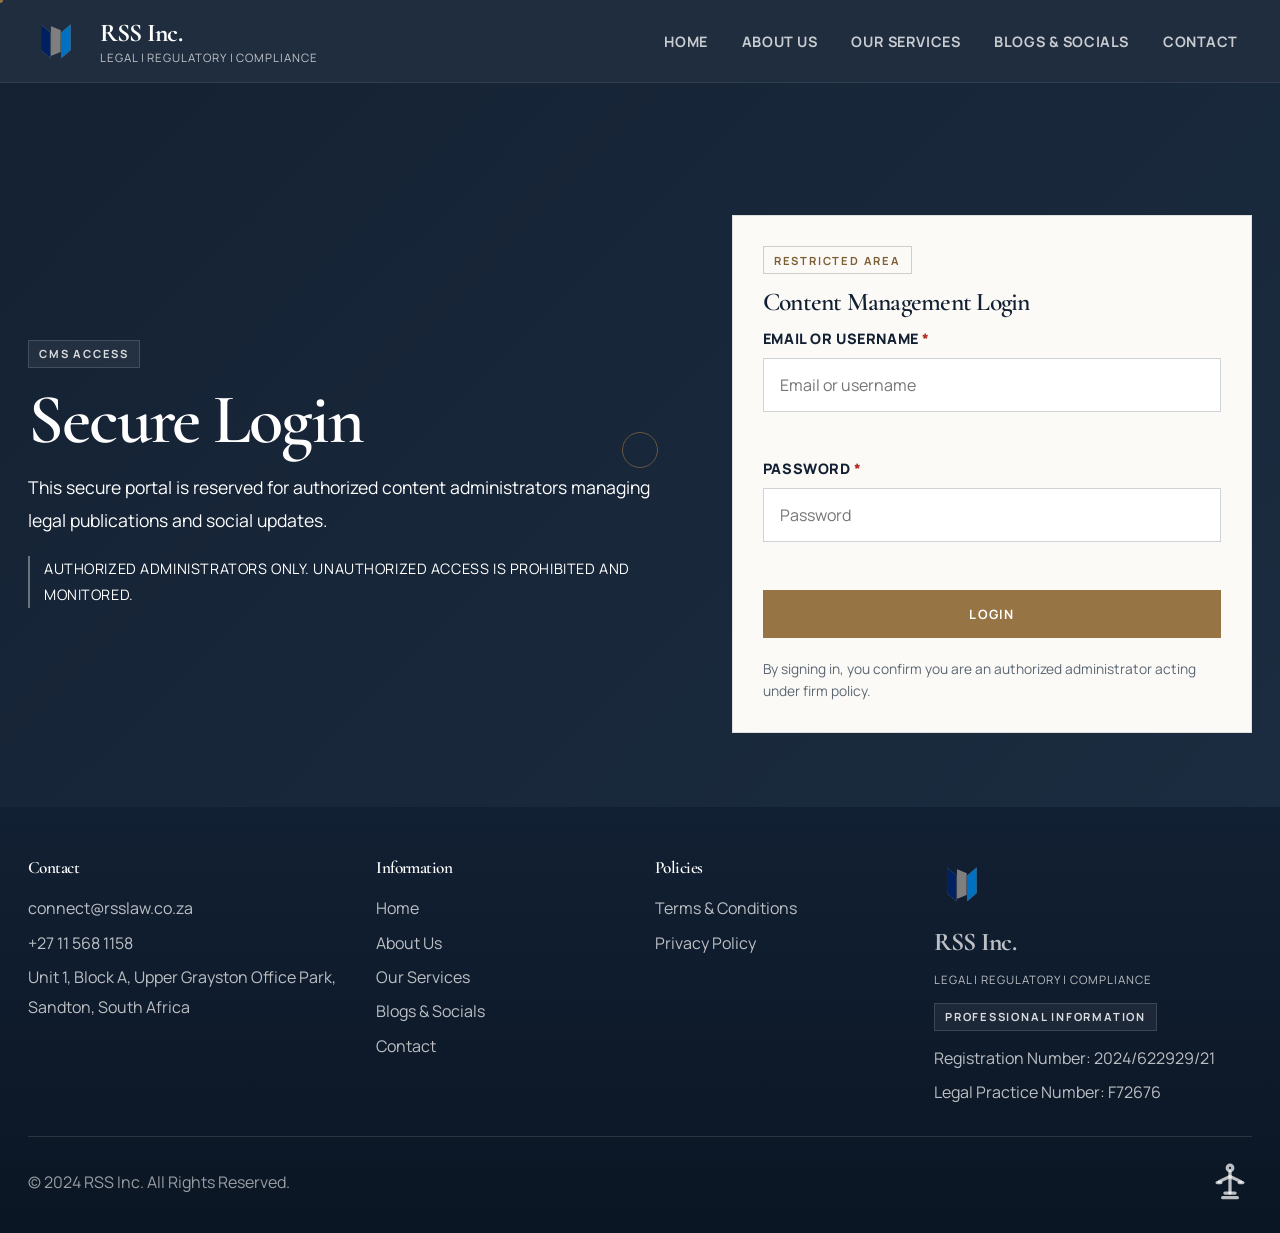
<file: cms-admin.html>
﻿<!DOCTYPE html>
<!-- CMS ADMIN — RSS Inc. Internal use only. Remove test credentials before deploying live. -->
<html lang="en">
<head>
  <meta charset="UTF-8">
  <meta name="viewport" content="width=device-width, initial-scale=1.0">
  <title>CMS Admin | RSS Inc.</title>
  <meta name="robots" content="noindex, nofollow">
  <link rel="preconnect" href="https://fonts.googleapis.com">
  <link rel="preconnect" href="https://fonts.gstatic.com" crossorigin>
  <link href="https://fonts.googleapis.com/css2?family=Cormorant+Garamond:wght@500;600;700&family=Manrope:wght@400;500;600;700;800&display=swap" rel="stylesheet">
  <link rel="stylesheet" href="styles.css">
  <style>
    *, *::before, *::after { box-sizing: border-box; margin: 0; padding: 0; }

    /* ── PAGE SHELL ── */
    .cms-admin-page { background: #f3efe8; min-height: 100vh; font-family: 'Manrope', sans-serif; }

    /* ── TOPBAR ── */
    .cms-topbar {
      background: #0b1624;
      color: #fff;
      padding: 0 2rem;
      height: 56px;
      display: flex;
      align-items: center;
      justify-content: space-between;
      gap: 1rem;
      border-bottom: 1px solid rgba(255,255,255,0.07);
      position: sticky;
      top: 0;
      z-index: 50;
    }
    .cms-topbar-brand {
      display: flex;
      align-items: center;
      gap: 0.65rem;
      font-family: 'Cormorant Garamond', serif;
      font-size: 1.15rem;
      font-weight: 600;
      color: #fff;
      text-decoration: none;
    }
    .cms-topbar-brand img {
      height: 28px;
      width: auto;
      filter: brightness(0) invert(1);
      opacity: 0.9;
    }
    .cms-topbar-right { display: flex; align-items: center; gap: 1.25rem; }
    .cms-admin-badge {
      font-size: 0.68rem;
      font-weight: 700;
      text-transform: uppercase;
      letter-spacing: 0.1em;
      background: #977443;
      color: #fff;
      padding: 0.2em 0.65em;
      border-radius: 2px;
    }
    .cms-user-label { font-size: 0.82rem; color: rgba(255,255,255,0.5); }
    .cms-logout-btn {
      font-family: 'Manrope', sans-serif;
      font-size: 0.8rem;
      font-weight: 600;
      color: rgba(255,255,255,0.6);
      background: none;
      border: 1px solid rgba(255,255,255,0.15);
      padding: 0.3em 0.9em;
      border-radius: 4px;
      cursor: pointer;
      transition: color 160ms ease, border-color 160ms ease;
    }
    .cms-logout-btn:hover { color: #fff; border-color: rgba(255,255,255,0.4); }

    /* ── LAYOUT ── */
    .cms-layout {
      display: grid;
      grid-template-columns: 220px 1fr;
      min-height: calc(100vh - 56px);
    }

    /* ── SIDEBAR ── */
    .cms-sidebar {
      background: #122033;
      padding: 2rem 0;
      border-right: 1px solid rgba(255,255,255,0.06);
      position: sticky;
      top: 56px;
      height: calc(100vh - 56px);
      overflow-y: auto;
    }
    .cms-nav-group-label {
      font-size: 0.68rem;
      font-weight: 700;
      letter-spacing: 0.12em;
      text-transform: uppercase;
      color: rgba(255,255,255,0.3);
      padding: 0 1.5rem 0.5rem;
      margin-top: 1.5rem;
    }
    .cms-nav-group-label:first-child { margin-top: 0; }
    .cms-nav-link {
      display: flex;
      align-items: center;
      gap: 0.65rem;
      padding: 0.6rem 1.5rem;
      font-size: 0.85rem;
      font-weight: 500;
      color: rgba(255,255,255,0.55);
      text-decoration: none;
      border-left: 2px solid transparent;
      transition: color 160ms, background 160ms, border-color 160ms;
    }
    .cms-nav-link:hover { color: rgba(255,255,255,0.9); background: rgba(255,255,255,0.04); }
    .cms-nav-link.active { color: #fff; border-left-color: #977443; background: rgba(255,255,255,0.06); }
    .cms-nav-icon { width: 16px; height: 16px; opacity: 0.7; flex-shrink: 0; }

    /* ── MAIN ── */
    .cms-main { padding: 2.5rem 3rem; overflow-y: auto; }

    /* ── PAGE HEADER ── */
    .cms-page-header {
      margin-bottom: 2.5rem;
      display: flex;
      align-items: flex-end;
      justify-content: space-between;
      gap: 1rem;
      flex-wrap: wrap;
    }
    .cms-page-title {
      font-family: 'Cormorant Garamond', serif;
      font-size: 2rem;
      font-weight: 600;
      color: #122033;
      line-height: 1.1;
    }
    .cms-page-subtitle { font-size: 0.85rem; color: #6b7280; margin-top: 0.3rem; }

    /* ── STAT GRID ── */
    .cms-stat-grid {
      display: grid;
      grid-template-columns: repeat(auto-fill, minmax(180px, 1fr));
      gap: 1.25rem;
      margin-bottom: 3rem;
    }
    .cms-stat-card {
      background: #fff;
      border: 1px solid #e8e3da;
      border-radius: 8px;
      padding: 1.4rem 1.5rem;
    }
    .cms-stat-label {
      font-size: 0.7rem;
      font-weight: 700;
      text-transform: uppercase;
      letter-spacing: 0.1em;
      color: #9ca3af;
      margin-bottom: 0.5rem;
    }
    .cms-stat-value {
      font-family: 'Cormorant Garamond', serif;
      font-size: 2.2rem;
      font-weight: 600;
      color: #122033;
      line-height: 1;
    }
    .cms-stat-note { font-size: 0.75rem; color: #9ca3af; margin-top: 0.35rem; }

    /* ── SECTION ── */
    .cms-section { margin-bottom: 3.5rem; }
    .cms-section-header {
      display: flex;
      align-items: center;
      justify-content: space-between;
      gap: 1rem;
      margin-bottom: 1.25rem;
      flex-wrap: wrap;
    }
    .cms-section-title {
      font-family: 'Cormorant Garamond', serif;
      font-size: 1.5rem;
      font-weight: 600;
      color: #122033;
    }
    .cms-section-subtitle { font-size: 0.8rem; color: #9ca3af; margin-top: 0.15rem; }

    /* ── TABLE CARD ── */
    .cms-table-card {
      background: #fff;
      border: 1px solid #e8e3da;
      border-radius: 10px;
      overflow: hidden;
    }
    .cms-table {
      width: 100%;
      border-collapse: collapse;
      font-size: 0.84rem;
    }
    .cms-table thead th {
      text-align: left;
      padding: 0.7rem 1.5rem;
      font-size: 0.68rem;
      font-weight: 700;
      letter-spacing: 0.09em;
      text-transform: uppercase;
      color: #9ca3af;
      background: #faf7f3;
      border-bottom: 1px solid #f0ebe2;
    }
    .cms-table tbody tr {
      border-bottom: 1px solid #f5f1eb;
      transition: background 140ms;
    }
    .cms-table tbody tr:last-child { border-bottom: none; }
    .cms-table tbody tr:hover { background: #faf7f3; }
    .cms-table td {
      padding: 0.9rem 1.5rem;
      color: #374151;
      vertical-align: middle;
    }
    .cms-table td.title-cell { font-weight: 600; color: #122033; max-width: 260px; }
    .cms-table td.desc-cell { color: #6b7280; font-size: 0.8rem; max-width: 240px; overflow: hidden; text-overflow: ellipsis; white-space: nowrap; }
    .cms-table td.thumb-cell { width: 64px; }
    .cms-table td.thumb-cell img {
      width: 60px;
      height: 38px;
      object-fit: cover;
      border-radius: 4px;
      background: #e8e3da;
      display: block;
    }

    /* ── BADGES ── */
    .cms-status-badge {
      display: inline-block;
      font-size: 0.67rem;
      font-weight: 700;
      text-transform: uppercase;
      letter-spacing: 0.08em;
      padding: 0.2em 0.65em;
      border-radius: 3px;
      white-space: nowrap;
    }
    .cms-status-badge.published { background: #d1fae5; color: #065f46; }
    .cms-status-badge.draft { background: #fef3c7; color: #92400e; }
    .cms-status-badge.active { background: #dbeafe; color: #1e40af; }

    /* ── ROW ACTIONS ── */
    .cms-row-actions { display: flex; gap: 0.5rem; align-items: center; }
    .cms-action-btn {
      font-family: 'Manrope', sans-serif;
      font-size: 0.78rem;
      font-weight: 600;
      color: #977443;
      background: none;
      border: none;
      cursor: pointer;
      padding: 0.2em 0;
      border-bottom: 1px solid transparent;
      transition: border-color 140ms;
      line-height: 1;
    }
    .cms-action-btn:hover { border-bottom-color: #977443; }
    .cms-action-btn.danger { color: #dc2626; }
    .cms-action-btn.danger:hover { border-bottom-color: #dc2626; }
    .cms-row-divider { color: #d1d5db; font-size: 0.75rem; user-select: none; }

    /* ── EMPTY STATE ── */
    .cms-empty {
      text-align: center;
      padding: 3.5rem 1.5rem;
      color: #9ca3af;
      font-size: 0.85rem;
    }
    .cms-empty strong { display: block; font-size: 1rem; color: #6b7280; margin-bottom: 0.4rem; }

    /* ── BUTTONS ── */
    .cms-btn {
      font-family: 'Manrope', sans-serif;
      font-size: 0.82rem;
      font-weight: 600;
      padding: 0.5em 1.2em;
      border-radius: 6px;
      cursor: pointer;
      transition: background 160ms, color 160ms, border-color 160ms;
      text-decoration: none;
      display: inline-flex;
      align-items: center;
      gap: 0.4em;
      border: 1px solid transparent;
      line-height: 1.4;
    }
    .cms-btn-primary { background: #977443; color: #fff; border-color: #977443; }
    .cms-btn-primary:hover { background: #7d5f35; border-color: #7d5f35; }
    .cms-btn-ghost { background: none; color: #6b7280; border-color: #e0d9ce; }
    .cms-btn-ghost:hover { color: #122033; border-color: #b8b0a2; }
    .cms-btn-danger { background: #fee2e2; color: #dc2626; border-color: #fca5a5; }
    .cms-btn-danger:hover { background: #fecaca; }
    .cms-btn-sm { font-size: 0.76rem; padding: 0.38em 0.9em; }

    /* ── MODAL OVERLAY ── */
    .cms-modal-overlay {
      position: fixed;
      inset: 0;
      background: rgba(11, 22, 36, 0.55);
      backdrop-filter: blur(3px);
      z-index: 200;
      display: flex;
      align-items: center;
      justify-content: center;
      padding: 1.5rem;
      opacity: 0;
      pointer-events: none;
      transition: opacity 200ms ease;
    }
    .cms-modal-overlay.open {
      opacity: 1;
      pointer-events: all;
    }
    .cms-modal {
      background: #fff;
      border-radius: 12px;
      box-shadow: 0 20px 60px rgba(0,0,0,0.18);
      width: 100%;
      max-width: 540px;
      max-height: 90vh;
      overflow-y: auto;
      transform: translateY(12px) scale(0.98);
      transition: transform 220ms ease;
    }
    .cms-modal-overlay.open .cms-modal {
      transform: translateY(0) scale(1);
    }
    .cms-modal-header {
      display: flex;
      align-items: center;
      justify-content: space-between;
      padding: 1.5rem 1.75rem 0;
      margin-bottom: 1.25rem;
    }
    .cms-modal-title {
      font-family: 'Cormorant Garamond', serif;
      font-size: 1.4rem;
      font-weight: 600;
      color: #122033;
    }
    .cms-modal-close {
      background: none;
      border: none;
      cursor: pointer;
      color: #9ca3af;
      font-size: 1.4rem;
      line-height: 1;
      padding: 0.2em;
      border-radius: 4px;
      transition: color 140ms, background 140ms;
    }
    .cms-modal-close:hover { color: #374151; background: #f3f4f6; }
    .cms-modal-body { padding: 0 1.75rem 1.75rem; }
    .cms-modal-footer {
      padding: 1.25rem 1.75rem;
      border-top: 1px solid #f0ebe2;
      display: flex;
      justify-content: flex-end;
      gap: 0.75rem;
      flex-wrap: wrap;
    }

    /* ── FORM ── */
    .cms-form-group { margin-bottom: 1.1rem; }
    .cms-form-row { display: grid; grid-template-columns: 1fr 1fr; gap: 1rem; }
    .cms-label {
      display: block;
      font-size: 0.78rem;
      font-weight: 700;
      color: #374151;
      margin-bottom: 0.4rem;
      letter-spacing: 0.01em;
    }
    .cms-label .req { color: #dc2626; margin-left: 0.15em; }
    .cms-input,
    .cms-textarea,
    .cms-select {
      width: 100%;
      font-family: 'Manrope', sans-serif;
      font-size: 0.85rem;
      color: #111827;
      background: #fff;
      border: 1px solid #d1cfc8;
      border-radius: 6px;
      padding: 0.55em 0.85em;
      transition: border-color 160ms, box-shadow 160ms;
      outline: none;
    }
    .cms-input:focus,
    .cms-textarea:focus,
    .cms-select:focus {
      border-color: #977443;
      box-shadow: 0 0 0 3px rgba(151,116,67,0.12);
    }
    .cms-textarea { resize: vertical; min-height: 90px; }
    .cms-input-hint { font-size: 0.73rem; color: #9ca3af; margin-top: 0.3rem; }

    /* ── FILE UPLOAD ── */
    .cms-form-divider { height: 1px; background: #f0ebe2; margin: 0.25rem 0 1rem; }
    .cms-file-drop {
      position: relative;
      border: 1.5px dashed #d1cfc8;
      border-radius: 6px;
      cursor: pointer;
      transition: border-color 160ms, background 160ms;
      background: #faf7f3;
      overflow: hidden;
    }
    .cms-file-drop:hover,
    .cms-file-drop:focus-within { border-color: #977443; background: #fdf9f4; }
    .cms-file-drop.has-file { border-color: #977443; border-style: solid; background: #fdf9f4; }
    .cms-file-input {
      position: absolute;
      inset: 0;
      opacity: 0;
      cursor: pointer;
      width: 100%;
      height: 100%;
      z-index: 1;
    }
    .cms-file-drop-inner {
      display: flex;
      align-items: center;
      gap: 0.65rem;
      padding: 0.85rem 1rem;
      pointer-events: none;
      color: #6b7280;
      font-size: 0.83rem;
      font-weight: 500;
    }
    .cms-file-drop-inner svg { flex-shrink: 0; color: #977443; }
    .cms-pdf-existing {
      display: flex;
      align-items: center;
      gap: 0.5rem;
      margin-top: 0.5rem;
      padding: 0.55rem 0.75rem;
      background: #f0fdf4;
      border: 1px solid #bbf7d0;
      border-radius: 5px;
      font-size: 0.8rem;
      color: #374151;
      font-weight: 500;
    }
    .cms-pdf-existing svg { flex-shrink: 0; color: #16a34a; }
    .cms-pdf-remove-btn {
      font-family: 'Manrope', sans-serif;
      font-size: 0.75rem;
      font-weight: 600;
      color: #dc2626;
      background: none;
      border: none;
      cursor: pointer;
      padding: 0;
      margin-left: auto;
      text-decoration: underline;
      white-space: nowrap;
    }
    .cms-pdf-remove-btn:hover { color: #991b1b; }
    .cms-pdf-badge {
      display: inline-flex;
      align-items: center;
      gap: 0.25em;
      font-size: 0.7rem;
      font-weight: 700;
      letter-spacing: 0.05em;
      text-transform: uppercase;
      color: #065f46;
      background: #d1fae5;
      border-radius: 3px;
      padding: 0.2em 0.55em;
      text-decoration: none;
      white-space: nowrap;
    }
    .cms-pdf-badge:hover { background: #a7f3d0; }
    .cms-pdf-badge-ext { color: #1e40af; background: #dbeafe; }
    .cms-pdf-badge-ext:hover { background: #bfdbfe; }

    /* ── TOAST ── */
    .cms-toast {
      position: fixed;
      bottom: 2rem;
      right: 2rem;
      background: #122033;
      color: #fff;
      font-family: 'Manrope', sans-serif;
      font-size: 0.82rem;
      font-weight: 600;
      padding: 0.75rem 1.25rem;
      border-radius: 8px;
      box-shadow: 0 8px 24px rgba(0,0,0,0.18);
      z-index: 500;
      transform: translateY(8px);
      opacity: 0;
      transition: opacity 200ms, transform 200ms;
      pointer-events: none;
    }
    .cms-toast.show { opacity: 1; transform: translateY(0); }
    .cms-toast.success { background: #065f46; }
    .cms-toast.error { background: #991b1b; }

    /* ── CONFIRM INLINE ── */
    .cms-confirm-row td {
      background: #fff5f5;
      padding: 0.75rem 1.5rem;
    }
    .cms-confirm-msg {
      font-size: 0.83rem;
      color: #991b1b;
      display: flex;
      align-items: center;
      gap: 1rem;
      flex-wrap: wrap;
    }

    /* ── RESPONSIVE ── */
    @media (max-width: 900px) {
      .cms-layout { grid-template-columns: 1fr; }
      .cms-sidebar { display: none; }
      .cms-main { padding: 1.5rem 1.25rem; }
      .cms-stat-grid { grid-template-columns: 1fr 1fr; }
    }
    @media (max-width: 640px) {
      .cms-stat-grid { grid-template-columns: 1fr; }
      .cms-form-row { grid-template-columns: 1fr; }
      .cms-table td.desc-cell,
      .cms-table td.thumb-cell { display: none; }
    }
  </style>
</head>
<body class="cms-admin-page">

  <!-- TOPBAR -->
  <header class="cms-topbar">
    <a class="cms-topbar-brand" href="index.html">
      <img src="images/logo.png" alt="RSS Inc." onerror="this.style.display='none'">
      RSS Inc.
      <span class="cms-admin-badge">Admin</span>
    </a>
    <div class="cms-topbar-right">
      <span class="cms-user-label" id="cms-user-display">—</span>
      <button class="cms-logout-btn" id="cms-logout-btn" type="button">Sign out</button>
    </div>
  </header>

  <div class="cms-layout">

    <!-- SIDEBAR -->
    <nav class="cms-sidebar" aria-label="CMS navigation">
      <p class="cms-nav-group-label">Content</p>
      <a class="cms-nav-link" href="#section-overview" data-nav="overview">
        <svg class="cms-nav-icon" viewBox="0 0 16 16" fill="none" stroke="currentColor" stroke-width="1.5" aria-hidden="true"><rect x="1" y="1" width="6" height="6" rx="1"/><rect x="9" y="1" width="6" height="6" rx="1"/><rect x="1" y="9" width="6" height="6" rx="1"/><rect x="9" y="9" width="6" height="6" rx="1"/></svg>
        Overview
      </a>
      <a class="cms-nav-link" href="#section-videos" data-nav="videos">
        <svg class="cms-nav-icon" viewBox="0 0 16 16" fill="none" stroke="currentColor" stroke-width="1.5" aria-hidden="true"><rect x="1" y="2" width="14" height="12" rx="2"/><path d="M6 5.5l5 2.5-5 2.5V5.5z" fill="currentColor" stroke="none"/></svg>
        Videos
      </a>
      <a class="cms-nav-link" href="#section-blogs" data-nav="blogs">
        <svg class="cms-nav-icon" viewBox="0 0 16 16" fill="none" stroke="currentColor" stroke-width="1.5" aria-hidden="true"><path d="M2 4h12M2 8h8M2 12h5"/></svg>
        Blogs
      </a>

      <p class="cms-nav-group-label">Site</p>
      <a class="cms-nav-link" href="blogs-and-socials.html" target="_blank">
        <svg class="cms-nav-icon" viewBox="0 0 16 16" fill="none" stroke="currentColor" stroke-width="1.5" aria-hidden="true"><path d="M9 3h4v4M9 7l4-4M7 5H3v8h8V9"/></svg>
        Blogs &amp; Socials ↗
      </a>
      <a class="cms-nav-link" href="index.html" target="_blank">
        <svg class="cms-nav-icon" viewBox="0 0 16 16" fill="none" stroke="currentColor" stroke-width="1.5" aria-hidden="true"><path d="M2 6.5L8 2l6 4.5V14a1 1 0 01-1 1H3a1 1 0 01-1-1V6.5z"/></svg>
        View Site ↗
      </a>
    </nav>

    <!-- MAIN -->
    <main class="cms-main" id="cms-main">

      <!-- OVERVIEW -->
      <section id="section-overview">
        <div class="cms-page-header">
          <div>
            <h1 class="cms-page-title">Dashboard</h1>
            <p class="cms-page-subtitle">Manage your site content — videos and blogs.</p>
          </div>
        </div>

        <div class="cms-stat-grid">
          <div class="cms-stat-card">
            <p class="cms-stat-label">Videos</p>
            <p class="cms-stat-value" id="stat-videos">—</p>
            <p class="cms-stat-note">Featured</p>
          </div>
          <div class="cms-stat-card">
            <p class="cms-stat-label">Blogs</p>
            <p class="cms-stat-value" id="stat-blogs">—</p>
            <p class="cms-stat-note">Total</p>
          </div>
          <div class="cms-stat-card">
            <p class="cms-stat-label">Published</p>
            <p class="cms-stat-value" id="stat-published">—</p>
            <p class="cms-stat-note">Articles live</p>
          </div>
          <div class="cms-stat-card">
            <p class="cms-stat-label">Drafts</p>
            <p class="cms-stat-value" id="stat-drafts">—</p>
            <p class="cms-stat-note">Not yet live</p>
          </div>
        </div>
      </section>

      <!-- VIDEOS SECTION -->
      <section id="section-videos" class="cms-section">
        <div class="cms-section-header">
          <div>
            <h2 class="cms-section-title">Featured Videos</h2>
            <p class="cms-section-subtitle">Videos displayed on the Blogs &amp; Socials page.</p>
          </div>
          <button class="cms-btn cms-btn-primary" id="btn-add-video" type="button">+ Add Video</button>
        </div>
        <div class="cms-table-card">
          <table class="cms-table" aria-label="Videos">
            <thead>
              <tr>
                <th style="width:70px">Thumb</th>
                <th>Title</th>
                <th>YouTube ID</th>
                <th>Label</th>
                <th style="width:100px">Status</th>
                <th style="width:120px">Actions</th>
              </tr>
            </thead>
            <tbody id="videos-tbody"></tbody>
          </table>
        </div>
      </section>

      <!-- BLOGS SECTION -->
      <section id="section-blogs" class="cms-section">
        <div class="cms-section-header">
          <div>
            <h2 class="cms-section-title">Blog Articles</h2>
            <p class="cms-section-subtitle">Articles displayed on the Blogs &amp; Socials and All Articles pages.</p>
          </div>
          <button class="cms-btn cms-btn-primary" id="btn-add-blog" type="button">+ Add Article</button>
        </div>
        <div class="cms-table-card">
          <table class="cms-table" aria-label="Blog articles">
            <thead>
              <tr>
                <th>Title</th>
                <th>Category</th>
                <th class="desc-cell">Excerpt</th>
                <th>Date</th>
                <th style="width:60px">PDF</th>
                <th style="width:100px">Status</th>
                <th style="width:120px">Actions</th>
              </tr>
            </thead>
            <tbody id="blogs-tbody"></tbody>
          </table>
        </div>
      </section>

    </main>
  </div>

  <!-- VIDEO MODAL -->
  <div class="cms-modal-overlay" id="video-modal-overlay" role="dialog" aria-modal="true" aria-labelledby="video-modal-title">
    <div class="cms-modal">
      <div class="cms-modal-header">
        <h3 class="cms-modal-title" id="video-modal-title">Add Video</h3>
        <button class="cms-modal-close" data-close-modal="video-modal-overlay" aria-label="Close">&#x2715;</button>
      </div>
      <div class="cms-modal-body">
        <form id="video-form" novalidate>
          <input type="hidden" id="video-edit-id">
          <div class="cms-form-group">
            <label class="cms-label" for="video-title">Title <span class="req">*</span></label>
            <input class="cms-input" type="text" id="video-title" placeholder="e.g. Regulatory change briefing" required>
          </div>
          <div class="cms-form-group">
            <label class="cms-label" for="video-youtube-id">YouTube Video ID <span class="req">*</span></label>
            <input class="cms-input" type="text" id="video-youtube-id" placeholder="e.g. Y8Yv9R4R6xM" required>
            <p class="cms-input-hint">The ID at the end of a YouTube URL: youtube.com/watch?v=<strong>Y8Yv9R4R6xM</strong></p>
          </div>
          <div class="cms-form-group">
            <label class="cms-label" for="video-description">Description</label>
            <textarea class="cms-textarea" id="video-description" placeholder="Brief description shown under the video..." rows="3"></textarea>
          </div>
          <div class="cms-form-row">
            <div class="cms-form-group">
              <label class="cms-label" for="video-label">Label</label>
              <input class="cms-input" type="text" id="video-label" placeholder="e.g. Video 01">
            </div>
            <div class="cms-form-group">
              <label class="cms-label" for="video-status">Status</label>
              <select class="cms-select" id="video-status">
                <option value="active">Active</option>
                <option value="draft">Draft (hidden)</option>
              </select>
            </div>
          </div>
        </form>
      </div>
      <div class="cms-modal-footer">
        <button class="cms-btn cms-btn-ghost" data-close-modal="video-modal-overlay" type="button">Cancel</button>
        <button class="cms-btn cms-btn-primary" id="video-save-btn" type="button">Save Video</button>
      </div>
    </div>
  </div>

  <!-- BLOG MODAL -->
  <div class="cms-modal-overlay" id="blog-modal-overlay" role="dialog" aria-modal="true" aria-labelledby="blog-modal-title">
    <div class="cms-modal">
      <div class="cms-modal-header">
        <h3 class="cms-modal-title" id="blog-modal-title">Add Article</h3>
        <button class="cms-modal-close" data-close-modal="blog-modal-overlay" aria-label="Close">&#x2715;</button>
      </div>
      <div class="cms-modal-body">
        <form id="blog-form" novalidate>
          <input type="hidden" id="blog-edit-id">
          <div class="cms-form-group">
            <label class="cms-label" for="blog-title">Title <span class="req">*</span></label>
            <input class="cms-input" type="text" id="blog-title" placeholder="e.g. Understanding employment law changes" required>
          </div>
          <div class="cms-form-row">
            <div class="cms-form-group">
              <label class="cms-label" for="blog-category">Category <span class="req">*</span></label>
              <input class="cms-input" type="text" id="blog-category" placeholder="e.g. Employment" required>
            </div>
            <div class="cms-form-group">
              <label class="cms-label" for="blog-status">Status</label>
              <select class="cms-select" id="blog-status">
                <option value="published">Published</option>
                <option value="draft">Draft</option>
              </select>
            </div>
          </div>
          <div class="cms-form-group">
            <label class="cms-label" for="blog-excerpt">Excerpt <span class="req">*</span></label>
            <textarea class="cms-textarea" id="blog-excerpt" placeholder="A short summary shown in the article preview..." rows="3" required></textarea>
          </div>
          <div class="cms-form-row">
            <div class="cms-form-group">
              <label class="cms-label" for="blog-date">Published Date <span class="req">*</span></label>
              <input class="cms-input" type="date" id="blog-date" required>
            </div>
            <div class="cms-form-group">
              <label class="cms-label" for="blog-slug">Slug</label>
              <input class="cms-input" type="text" id="blog-slug" placeholder="auto-generated if blank">
              <p class="cms-input-hint">URL identifier, lowercase, hyphens only.</p>
            </div>
          </div>

          <div class="cms-form-divider"></div>

          <div class="cms-form-group">
            <label class="cms-label" for="blog-pdf">Article PDF</label>
            <div class="cms-file-drop" id="blog-pdf-drop">
              <input type="file" id="blog-pdf" accept=".pdf" class="cms-file-input">
              <div class="cms-file-drop-inner">
                <svg width="20" height="20" viewBox="0 0 24 24" fill="none" stroke="currentColor" stroke-width="1.6" stroke-linecap="round" stroke-linejoin="round" aria-hidden="true"><path d="M14 2H6a2 2 0 0 0-2 2v16a2 2 0 0 0 2 2h12a2 2 0 0 0 2-2V8z"/><polyline points="14 2 14 8 20 8"/><line x1="12" y1="12" x2="12" y2="18"/><line x1="9" y1="15" x2="15" y2="15"/></svg>
                <span id="blog-pdf-name">Click to upload PDF</span>
              </div>
            </div>
            <p class="cms-input-hint">Optional. Max 2 MB. PDF only. Stored in browser local storage.</p>
            <div id="blog-pdf-existing" class="cms-pdf-existing" style="display:none">
              <svg width="14" height="14" viewBox="0 0 24 24" fill="none" stroke="currentColor" stroke-width="2" stroke-linecap="round" stroke-linejoin="round" aria-hidden="true"><path d="M14 2H6a2 2 0 0 0-2 2v16a2 2 0 0 0 2 2h12a2 2 0 0 0 2-2V8z"/><polyline points="14 2 14 8 20 8"/></svg>
              <span id="blog-pdf-existing-name"></span>
              <button type="button" id="blog-pdf-remove" class="cms-pdf-remove-btn">Remove</button>
            </div>
            <input type="hidden" id="blog-pdf-removed" value="0">
          </div>

          <div class="cms-form-group">
            <label class="cms-label" for="blog-pdf-url">Or PDF Link</label>
            <input class="cms-input" type="url" id="blog-pdf-url" placeholder="https://example.com/article.pdf">
            <p class="cms-input-hint">Paste a link to an externally hosted PDF. Ignored if a file is uploaded above.</p>
          </div>
        </form>
      </div>
      <div class="cms-modal-footer">
        <button class="cms-btn cms-btn-ghost" data-close-modal="blog-modal-overlay" type="button">Cancel</button>
        <button class="cms-btn cms-btn-primary" id="blog-save-btn" type="button">Save Article</button>
      </div>
    </div>
  </div>

  <!-- TOAST -->
  <div class="cms-toast" id="cms-toast" role="status" aria-live="polite"></div>

  <script src="script.js"></script>
  <script src="cms-auth-bridge.js"></script>
  <script src="blogs-socials-data.js"></script>
  <script>
    // ── AUTH GUARD ──────────────────────────────────────────────
    (function () {
      const ctx = window.RSSCmsAccess?.getContext();
      if (!ctx || !ctx.isAuthenticated) {
        window.location.replace('login.html');
      }
    })();

    // ── USER DISPLAY & LOGOUT ───────────────────────────────────
    const userDisplay = document.getElementById('cms-user-display');
    if (userDisplay) {
      userDisplay.textContent = sessionStorage.getItem('rss-cms-identity') || 'Administrator';
    }
    document.getElementById('cms-logout-btn')?.addEventListener('click', () => {
      sessionStorage.clear();
      window.location.assign('login.html');
    });

    // ── STORAGE HELPERS ─────────────────────────────────────────
    const STORAGE_KEYS = { videos: 'rss-cms-videos', blogs: 'rss-cms-blogs' };

    const loadVideos = () => {
      try {
        const raw = localStorage.getItem(STORAGE_KEYS.videos);
        if (raw) return JSON.parse(raw);
      } catch (_) {}
      // Seed from blogsSocialsData on first load
      const seeded = (window.blogsSocialsData?.featuredVideos || []).map(v => ({ ...v, status: 'active' }));
      saveVideos(seeded);
      return seeded;
    };

    const loadBlogs = () => {
      try {
        const raw = localStorage.getItem(STORAGE_KEYS.blogs);
        if (raw) return JSON.parse(raw);
      } catch (_) {}
      // Seed from blogsSocialsData on first load
      const seeded = (window.blogsSocialsData?.articlePreviews || []).map(a => ({ ...a, status: 'published' }));
      saveBlogs(seeded);
      return seeded;
    };

    const saveVideos = (data) => localStorage.setItem(STORAGE_KEYS.videos, JSON.stringify(data));
    const saveBlogs  = (data) => localStorage.setItem(STORAGE_KEYS.blogs,  JSON.stringify(data));

    const uid = () => `id-${Date.now()}-${Math.random().toString(36).slice(2, 7)}`;

    // ── TOAST ────────────────────────────────────────────────────
    const toast = document.getElementById('cms-toast');
    let toastTimer = null;
    const showToast = (msg, type = 'success') => {
      if (!toast) return;
      toast.textContent = msg;
      toast.className = `cms-toast show ${type}`;
      clearTimeout(toastTimer);
      toastTimer = setTimeout(() => { toast.className = 'cms-toast'; }, 3000);
    };

    // ── MODAL HELPERS ────────────────────────────────────────────
    const openModal  = (id) => document.getElementById(id)?.classList.add('open');
    const closeModal = (id) => document.getElementById(id)?.classList.remove('open');

    document.querySelectorAll('[data-close-modal]').forEach(el => {
      el.addEventListener('click', () => closeModal(el.dataset.closeModal));
    });
    document.querySelectorAll('.cms-modal-overlay').forEach(overlay => {
      overlay.addEventListener('click', (e) => {
        if (e.target === overlay) closeModal(overlay.id);
      });
    });
    document.addEventListener('keydown', (e) => {
      if (e.key === 'Escape') {
        document.querySelectorAll('.cms-modal-overlay.open').forEach(o => closeModal(o.id));
      }
    });

    // ── SIDEBAR ACTIVE STATE ─────────────────────────────────────
    const cmsNavLinks = document.querySelectorAll('[data-nav]');
    const cmsSections = ['overview', 'videos', 'blogs'].map(id => document.getElementById(`section-${id}`));

    const updateActiveNav = () => {
      let current = 'overview';
      cmsSections.forEach(sec => {
        if (sec && window.scrollY + 80 >= sec.offsetTop) current = sec.id.replace('section-', '');
      });
      cmsNavLinks.forEach(l => l.classList.toggle('active', l.dataset.nav === current));
    };

    window.addEventListener('scroll', updateActiveNav, { passive: true });
    updateActiveNav();

    cmsNavLinks.forEach(link => {
      link.addEventListener('click', (e) => {
        e.preventDefault();
        const target = document.querySelector(link.getAttribute('href'));
        if (target) target.scrollIntoView({ behavior: 'smooth' });
      });
    });

    // ═══════════════════════════════════════════════════════════
    // VIDEOS CRUD
    // ═══════════════════════════════════════════════════════════
    const videosTbody = document.getElementById('videos-tbody');

    const renderVideos = () => {
      const videos = loadVideos();
      document.getElementById('stat-videos').textContent = videos.length;

      if (!videos.length) {
        videosTbody.innerHTML = `<tr><td colspan="6"><div class="cms-empty"><strong>No videos yet</strong>Add your first featured video above.</div></td></tr>`;
        return;
      }

      videosTbody.innerHTML = videos.map(v => `
        <tr>
          <td class="thumb-cell">
            <img src="https://i.ytimg.com/vi/${escHtml(v.id)}/mqdefault.jpg" alt="" loading="lazy" onerror="this.style.opacity='0.3'">
          </td>
          <td class="title-cell">${escHtml(v.title)}</td>
          <td><code style="font-size:0.78rem;color:#6b7280">${escHtml(v.id)}</code></td>
          <td>${escHtml(v.label || '—')}</td>
          <td><span class="cms-status-badge ${v.status === 'active' ? 'active' : 'draft'}">${escHtml(v.status || 'active')}</span></td>
          <td>
            <div class="cms-row-actions">
              <button class="cms-action-btn" onclick="editVideo('${escHtml(v.id)}')" type="button">Edit</button>
              <span class="cms-row-divider">·</span>
              <button class="cms-action-btn danger" onclick="confirmDeleteVideo('${escHtml(v.id)}')" type="button">Delete</button>
            </div>
          </td>
        </tr>
      `).join('');
    };

    // Open add
    document.getElementById('btn-add-video').addEventListener('click', () => {
      document.getElementById('video-modal-title').textContent = 'Add Video';
      document.getElementById('video-edit-id').value = '';
      document.getElementById('video-form').reset();
      openModal('video-modal-overlay');
      document.getElementById('video-title').focus();
    });

    // Edit
    window.editVideo = (id) => {
      const videos = loadVideos();
      const v = videos.find(x => x.id === id);
      if (!v) return;
      document.getElementById('video-modal-title').textContent = 'Edit Video';
      document.getElementById('video-edit-id').value = v.id;
      document.getElementById('video-title').value = v.title || '';
      document.getElementById('video-youtube-id').value = v.id || '';
      document.getElementById('video-description').value = v.description || '';
      document.getElementById('video-label').value = v.label || '';
      document.getElementById('video-status').value = v.status || 'active';
      openModal('video-modal-overlay');
    };

    // Save
    document.getElementById('video-save-btn').addEventListener('click', () => {
      const title  = document.getElementById('video-title').value.trim();
      const ytId   = document.getElementById('video-youtube-id').value.trim();
      if (!title || !ytId) { showToast('Title and YouTube ID are required.', 'error'); return; }

      const desc   = document.getElementById('video-description').value.trim();
      const label  = document.getElementById('video-label').value.trim();
      const status = document.getElementById('video-status').value;
      const editId = document.getElementById('video-edit-id').value;

      let videos = loadVideos();

      if (editId) {
        videos = videos.map(v => v.id === editId
          ? { ...v, id: ytId, title, description: desc, label, status, url: `https://www.youtube.com/watch?v=${ytId}`, thumbnail: `https://i.ytimg.com/vi/${ytId}/hqdefault.jpg` }
          : v
        );
        showToast('Video updated.');
      } else {
        videos.push({ id: ytId, title, description: desc, label: label || `Video ${String(videos.length + 1).padStart(2,'0')}`, status, url: `https://www.youtube.com/watch?v=${ytId}`, thumbnail: `https://i.ytimg.com/vi/${ytId}/hqdefault.jpg` });
        showToast('Video added.');
      }

      saveVideos(videos);
      closeModal('video-modal-overlay');
      renderVideos();
    });

    // Confirm delete
    window.confirmDeleteVideo = (id) => {
      const videos = loadVideos();
      const v = videos.find(x => x.id === id);
      if (!v) return;

      // Remove any existing confirm row
      document.querySelectorAll('.cms-confirm-row').forEach(r => r.remove());

      const rows = videosTbody.querySelectorAll('tr');
      rows.forEach(row => {
        const btn = row.querySelector(`[onclick="confirmDeleteVideo('${id}')"]`);
        if (btn) {
          const confirmRow = document.createElement('tr');
          confirmRow.className = 'cms-confirm-row';
          confirmRow.innerHTML = `<td colspan="6"><div class="cms-confirm-msg">
            Delete "<strong>${escHtml(v.title)}</strong>"? This cannot be undone.
            <span style="display:flex;gap:0.5rem">
              <button class="cms-btn cms-btn-danger cms-btn-sm" onclick="deleteVideo('${escHtml(id)}')" type="button">Yes, delete</button>
              <button class="cms-btn cms-btn-ghost cms-btn-sm" onclick="this.closest('tr').remove()" type="button">Cancel</button>
            </span>
          </div></td>`;
          row.insertAdjacentElement('afterend', confirmRow);
        }
      });
    };

    window.deleteVideo = (id) => {
      let videos = loadVideos().filter(v => v.id !== id);
      saveVideos(videos);
      showToast('Video deleted.');
      renderVideos();
    };

    // ═══════════════════════════════════════════════════════════
    // BLOGS CRUD
    // ═══════════════════════════════════════════════════════════
    const blogsTbody = document.getElementById('blogs-tbody');

    const formatDisplayDate = (dateStr) => {
      if (!dateStr) return '—';
      try {
        return new Date(dateStr + 'T00:00:00').toLocaleDateString('en-GB', { day: '2-digit', month: 'short', year: 'numeric' });
      } catch (_) { return dateStr; }
    };

    const slugify = (str) =>
      str.toLowerCase().trim().replace(/[^\w\s-]/g,'').replace(/\s+/g,'-').replace(/-+/g,'-');

    const renderBlogs = () => {
      const blogs = loadBlogs();
      const published = blogs.filter(b => b.status === 'published').length;
      const drafts    = blogs.filter(b => b.status === 'draft').length;
      document.getElementById('stat-blogs').textContent     = blogs.length;
      document.getElementById('stat-published').textContent = published;
      document.getElementById('stat-drafts').textContent    = drafts;

      if (!blogs.length) {
        blogsTbody.innerHTML = `<tr><td colspan="7"><div class="cms-empty"><strong>No articles yet</strong>Add your first blog article above.</div></td></tr>`;
        return;
      }

      blogsTbody.innerHTML = blogs.map(b => {
        let pdfCell = '<span style="color:#9ca3af">—</span>';
        if (b.pdfDataUrl && b.pdfName) {
          pdfCell = `<a class="cms-pdf-badge" href="${b.pdfDataUrl}" download="${escHtml(b.pdfName)}" title="Download ${escHtml(b.pdfName)}">↓ PDF</a>`;
        } else if (b.pdfUrl) {
          pdfCell = `<a class="cms-pdf-badge cms-pdf-badge-ext" href="${escHtml(b.pdfUrl)}" target="_blank" rel="noopener noreferrer" title="Open PDF">↗ PDF</a>`;
        }
        return `
        <tr>
          <td class="title-cell">${escHtml(b.title)}</td>
          <td>${escHtml(b.category || '—')}</td>
          <td class="desc-cell">${escHtml(b.excerpt || '—')}</td>
          <td style="white-space:nowrap">${escHtml(formatDisplayDate(b.published))}</td>
          <td>${pdfCell}</td>
          <td><span class="cms-status-badge ${b.status === 'published' ? 'published' : 'draft'}">${escHtml(b.status || 'published')}</span></td>
          <td>
            <div class="cms-row-actions">
              <button class="cms-action-btn" onclick="editBlog('${escHtml(b.id)}')" type="button">Edit</button>
              <span class="cms-row-divider">·</span>
              <button class="cms-action-btn danger" onclick="confirmDeleteBlog('${escHtml(b.id)}')" type="button">Delete</button>
            </div>
          </td>
        </tr>
      `;
      }).join('');
    };

    // Open add
    document.getElementById('btn-add-blog').addEventListener('click', () => {
      document.getElementById('blog-modal-title').textContent = 'Add Article';
      document.getElementById('blog-edit-id').value = '';
      document.getElementById('blog-form').reset();
      document.getElementById('blog-date').value = new Date().toISOString().split('T')[0];
      // reset PDF fields
      document.getElementById('blog-pdf').value = '';
      document.getElementById('blog-pdf-url').value = '';
      document.getElementById('blog-pdf-removed').value = '0';
      document.getElementById('blog-pdf-existing').style.display = 'none';
      document.getElementById('blog-pdf-name').textContent = 'Click to upload PDF';
      document.getElementById('blog-pdf-drop').classList.remove('has-file');
      openModal('blog-modal-overlay');
      document.getElementById('blog-title').focus();
    });

    // Auto-slug from title
    document.getElementById('blog-title').addEventListener('blur', () => {
      const slugField = document.getElementById('blog-slug');
      if (!slugField.value.trim()) {
        slugField.value = slugify(document.getElementById('blog-title').value);
      }
    });

    // PDF file input — show filename + size
    document.getElementById('blog-pdf').addEventListener('change', () => {
      const file    = document.getElementById('blog-pdf').files[0];
      const nameEl  = document.getElementById('blog-pdf-name');
      const dropEl  = document.getElementById('blog-pdf-drop');
      if (file) {
        const kb = (file.size / 1024).toFixed(0);
        nameEl.textContent = `${file.name} (${kb} KB)`;
        dropEl.classList.add('has-file');
        document.getElementById('blog-pdf-existing').style.display = 'none';
      } else {
        nameEl.textContent = 'Click to upload PDF';
        dropEl.classList.remove('has-file');
      }
    });

    // PDF remove button
    document.getElementById('blog-pdf-remove').addEventListener('click', () => {
      document.getElementById('blog-pdf-removed').value = '1';
      document.getElementById('blog-pdf-existing').style.display = 'none';
      document.getElementById('blog-pdf-name').textContent = 'Click to upload PDF';
      document.getElementById('blog-pdf-drop').classList.remove('has-file');
      document.getElementById('blog-pdf').value = '';
    });

    // Edit
    window.editBlog = (id) => {
      const blogs = loadBlogs();
      const b = blogs.find(x => x.id === id);
      if (!b) return;
      document.getElementById('blog-modal-title').textContent = 'Edit Article';
      document.getElementById('blog-edit-id').value   = b.id;
      document.getElementById('blog-title').value     = b.title || '';
      document.getElementById('blog-category').value  = b.category || '';
      document.getElementById('blog-status').value    = b.status || 'published';
      document.getElementById('blog-excerpt').value   = b.excerpt || '';
      document.getElementById('blog-date').value      = b.published || '';
      document.getElementById('blog-slug').value      = b.slug || '';
      // PDF fields
      document.getElementById('blog-pdf').value = '';
      document.getElementById('blog-pdf-removed').value = '0';
      document.getElementById('blog-pdf-url').value = b.pdfUrl || '';
      document.getElementById('blog-pdf-drop').classList.remove('has-file');
      const existingDiv  = document.getElementById('blog-pdf-existing');
      const existingName = document.getElementById('blog-pdf-existing-name');
      const pdfNameEl    = document.getElementById('blog-pdf-name');
      if (b.pdfDataUrl && b.pdfName) {
        existingDiv.style.display = 'flex';
        existingName.textContent = b.pdfName;
        pdfNameEl.textContent = 'Replace PDF';
      } else {
        existingDiv.style.display = 'none';
        pdfNameEl.textContent = 'Click to upload PDF';
      }
      openModal('blog-modal-overlay');
    };

    // Save
    document.getElementById('blog-save-btn').addEventListener('click', () => {
      const title    = document.getElementById('blog-title').value.trim();
      const category = document.getElementById('blog-category').value.trim();
      const excerpt  = document.getElementById('blog-excerpt').value.trim();
      const date     = document.getElementById('blog-date').value;

      if (!title || !category || !excerpt || !date) {
        showToast('Title, category, excerpt and date are required.', 'error');
        return;
      }

      const status   = document.getElementById('blog-status').value;
      const slug     = document.getElementById('blog-slug').value.trim() || slugify(title);
      const editId   = document.getElementById('blog-edit-id').value;
      const pdfFile  = document.getElementById('blog-pdf').files[0];
      const pdfUrlIn = document.getElementById('blog-pdf-url').value.trim();
      const removed  = document.getElementById('blog-pdf-removed').value === '1';

      const persistBlog = (pdfData) => {
        let blogs = loadBlogs();
        const base = { title, category, excerpt, status, published: date, slug, displayDate: formatDisplayDate(date) };
        if (editId) {
          blogs = blogs.map(b => b.id === editId ? { ...b, ...base, ...pdfData } : b);
          showToast('Article updated.');
        } else {
          blogs.unshift({ id: uid(), ...base, ...pdfData });
          showToast('Article added.');
        }
        saveBlogs(blogs);
        closeModal('blog-modal-overlay');
        renderBlogs();
      };

      if (pdfFile) {
        if (pdfFile.type !== 'application/pdf') {
          showToast('Only PDF files are accepted.', 'error'); return;
        }
        if (pdfFile.size > 2 * 1024 * 1024) {
          showToast('PDF must be under 2 MB to store in browser.', 'error'); return;
        }
        const reader = new FileReader();
        reader.onload  = (e) => persistBlog({ pdfDataUrl: e.target.result, pdfName: pdfFile.name, pdfUrl: null });
        reader.onerror = () => showToast('Failed to read the PDF file.', 'error');
        reader.readAsDataURL(pdfFile);
      } else if (removed) {
        persistBlog({ pdfDataUrl: null, pdfName: null, pdfUrl: null });
      } else if (pdfUrlIn) {
        persistBlog({ pdfUrl: pdfUrlIn, pdfDataUrl: null, pdfName: null });
      } else if (editId) {
        // keep existing PDF untouched
        const existing = loadBlogs().find(b => b.id === editId);
        persistBlog({
          pdfDataUrl: existing?.pdfDataUrl || null,
          pdfName:    existing?.pdfName    || null,
          pdfUrl:     existing?.pdfUrl     || null,
        });
      } else {
        persistBlog({});
      }
    });

    // Confirm delete
    window.confirmDeleteBlog = (id) => {
      const blogs = loadBlogs();
      const b = blogs.find(x => x.id === id);
      if (!b) return;

      document.querySelectorAll('.cms-confirm-row').forEach(r => r.remove());

      blogsTbody.querySelectorAll('tr').forEach(row => {
        const btn = row.querySelector(`[onclick="confirmDeleteBlog('${id}')"]`);
        if (btn) {
          const confirmRow = document.createElement('tr');
          confirmRow.className = 'cms-confirm-row';
          confirmRow.innerHTML = `<td colspan="7"><div class="cms-confirm-msg">
            Delete "<strong>${escHtml(b.title)}</strong>"? This cannot be undone.
            <span style="display:flex;gap:0.5rem">
              <button class="cms-btn cms-btn-danger cms-btn-sm" onclick="deleteBlog('${escHtml(id)}')" type="button">Yes, delete</button>
              <button class="cms-btn cms-btn-ghost cms-btn-sm" onclick="this.closest('tr').remove()" type="button">Cancel</button>
            </span>
          </div></td>`;
          row.insertAdjacentElement('afterend', confirmRow);
        }
      });
    };

    window.deleteBlog = (id) => {
      let blogs = loadBlogs().filter(b => b.id !== id);
      saveBlogs(blogs);
      showToast('Article deleted.');
      renderBlogs();
    };

    // ── SECURITY HELPER ──────────────────────────────────────────
    const escHtml = (str) => String(str ?? '')
      .replace(/&/g,'&amp;').replace(/</g,'&lt;').replace(/>/g,'&gt;')
      .replace(/"/g,'&quot;').replace(/'/g,'&#39;');

    // ── INIT ─────────────────────────────────────────────────────
    renderVideos();
    renderBlogs();
  </script>
</body>
</html>
</file>
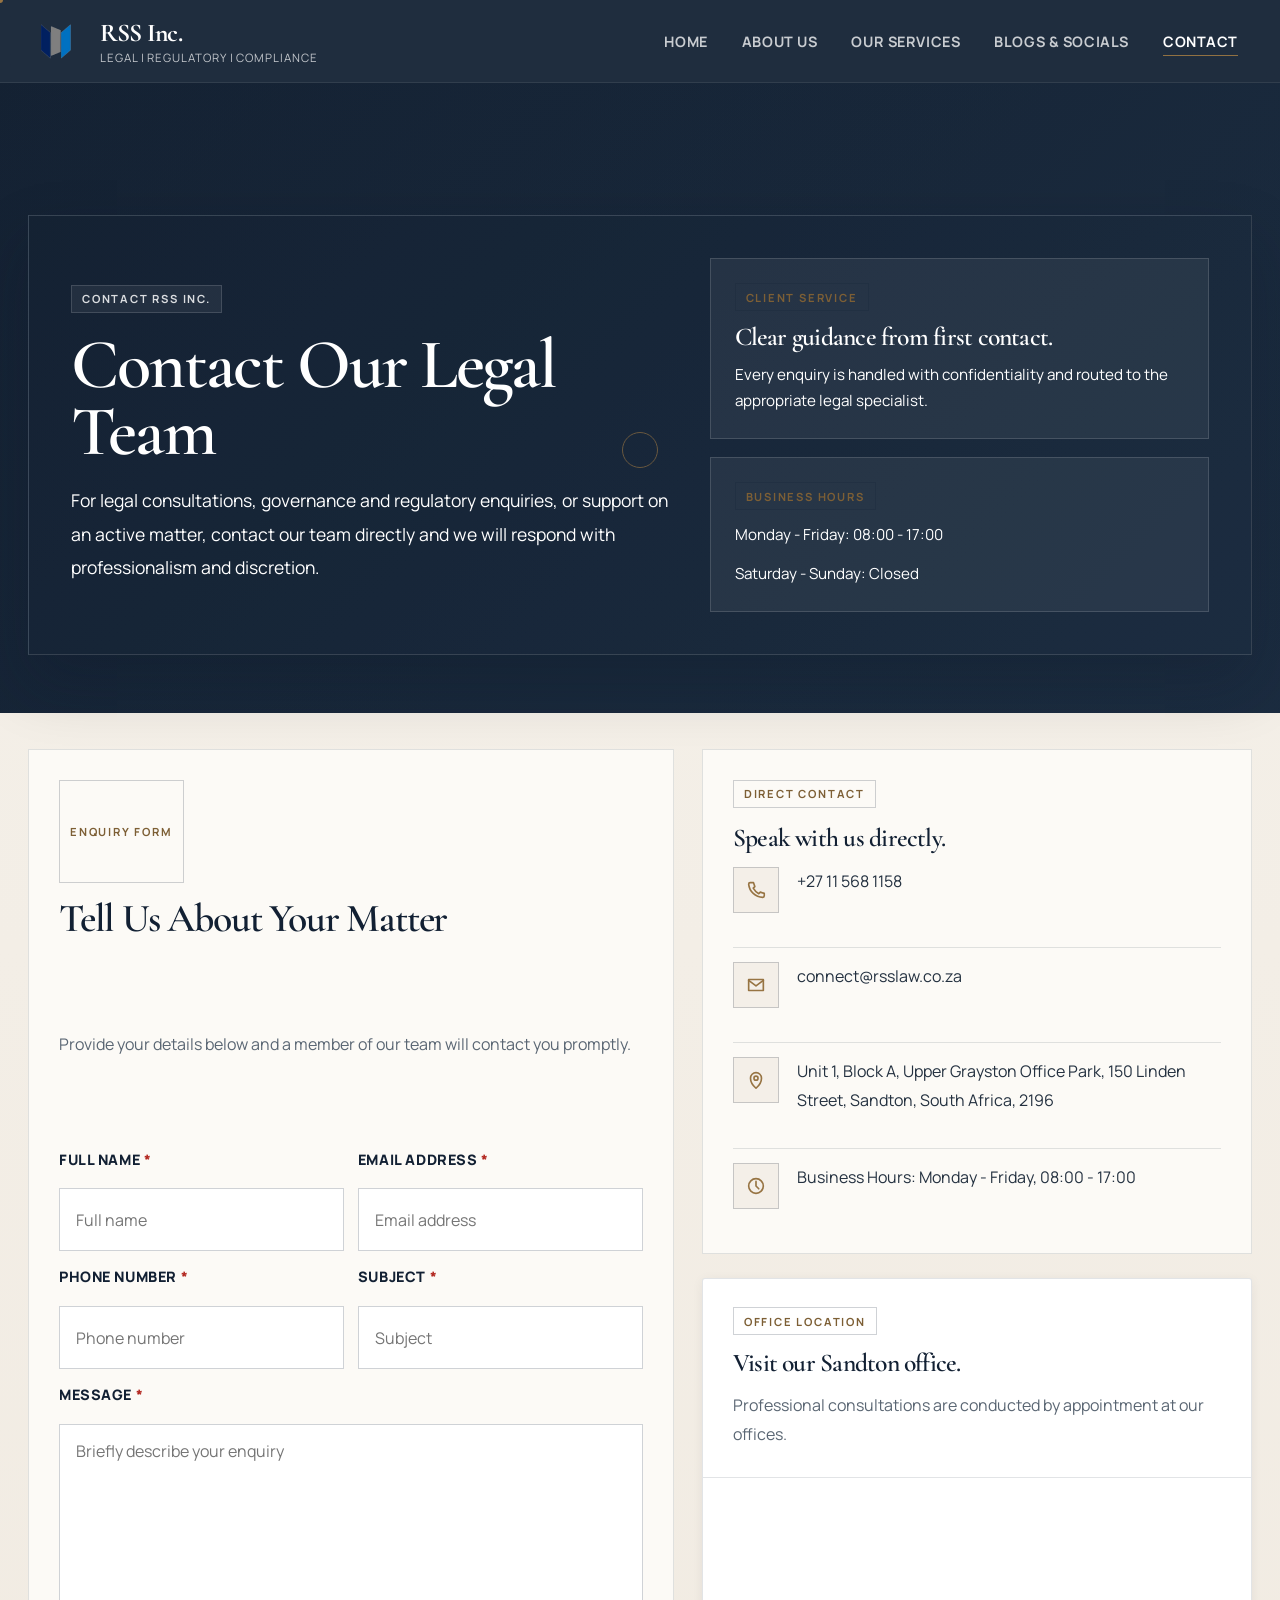
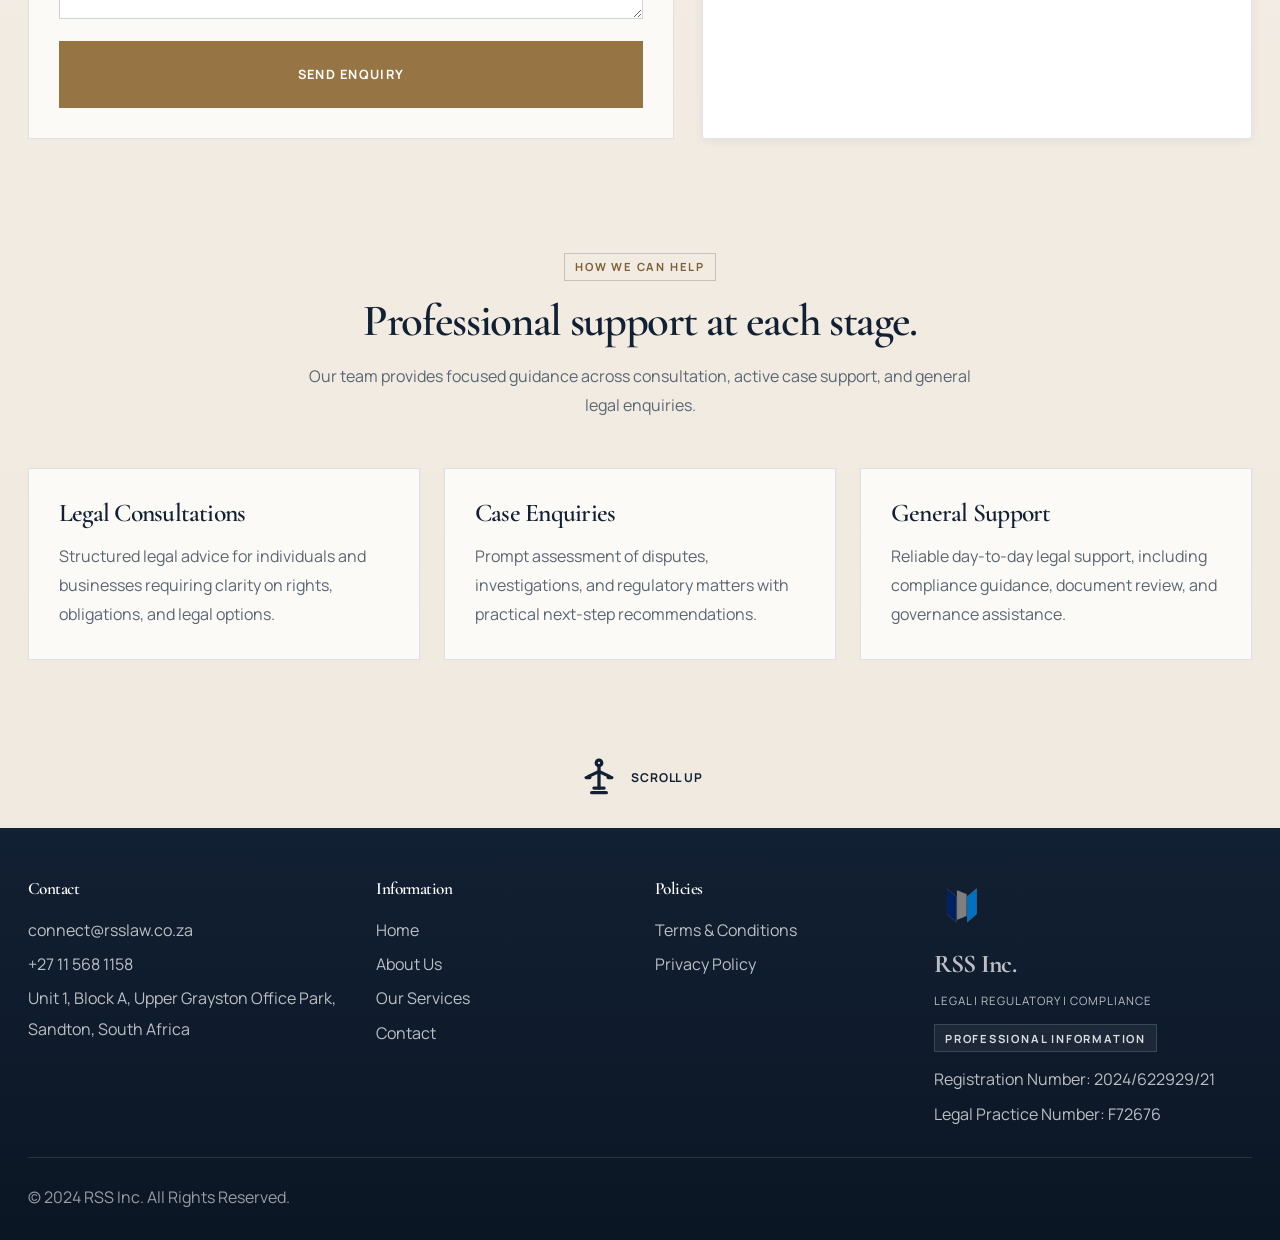
<file: contact.html>
<!DOCTYPE html>
<html lang="en">
<head>
  <meta charset="UTF-8">
  <meta name="viewport" content="width=device-width, initial-scale=1.0">
  <title>Contact Us | RSS Inc.</title>
  <meta name="description" content="Contact RSS Inc. for legal, regulatory and compliance support.">
  <link rel="preconnect" href="https://fonts.googleapis.com">
  <link rel="preconnect" href="https://fonts.gstatic.com" crossorigin>
  <link href="https://fonts.googleapis.com/css2?family=Cormorant+Garamond:wght@500;600;700&family=Manrope:wght@400;500;600;700;800&display=swap" rel="stylesheet">
  <link rel="stylesheet" href="styles.css">
</head>
<body class="contact-page">
  <div class="page-shell">
    <header class="site-header" id="top">
      <div class="container-wide nav-wrap">
        <a class="brand" href="index.html" aria-label="RSS Inc. Home">
          <span class="brand-mark" aria-hidden="true">
            <img src="images/logo.png" alt="">
          </span>
          <span class="brand-copy">
            <strong>RSS Inc.</strong>
            <small>Legal | Regulatory | Compliance</small>
          </span>
        </a>

        <button class="nav-toggle" type="button" aria-expanded="false" aria-controls="site-nav" aria-label="Toggle navigation">
          <span></span>
          <span></span>
          <span></span>
        </button>

        <nav class="site-nav" id="site-nav" aria-label="Primary navigation">
          <a href="index.html">Home</a>
          <a href="about.html">About Us</a>
          <a href="services.html">Our Services</a>
          <a href="blogs-and-socials.html">Blogs &amp; Socials</a>
          <a href="contact.html">Contact</a>
        </nav>
      </div>
    </header>

    <main>
      <section class="page-hero contact-page-hero">
        <div class="container-wide contact-hero-wrap section-shell">
          <div class="contact-hero-intro reveal fade-up">
            <span class="section-tag">Contact RSS Inc.</span>
            <h1>Contact Our Legal Team</h1>
            <p class="lead">For legal consultations, governance and regulatory enquiries, or support on an active matter, contact our team directly and we will respond with professionalism and discretion.</p>
          </div>

          <div class="contact-hero-meta reveal fade-left" aria-label="Contact highlights">
            <article class="contact-meta-card">
              <span class="detail-label">Client Service</span>
              <h3>Clear guidance from first contact.</h3>
              <p>Every enquiry is handled with confidentiality and routed to the appropriate legal specialist.</p>
            </article>
            <article class="contact-meta-card">
              <span class="detail-label">Business Hours</span>
              <p>Monday - Friday: 08:00 - 17:00</p>
              <p>Saturday - Sunday: Closed</p>
            </article>
          </div>
        </div>
      </section>

      <section class="section contact-page-section">
        <div class="container-wide contact-main-layout">
          <article class="form-card section-shell contact-form-card reveal fade-up">
            <span class="detail-label">Enquiry Form</span>
            <h2>Tell Us About Your Matter</h2>
            <p>Provide your details below and a member of our team will contact you promptly.</p>

            <form class="contact-form" aria-label="Contact form">
              <div class="field-grid two-col">
                <label for="full-name">
                  <span>Full Name <em>*</em></span>
                  <input id="full-name" type="text" name="fullName" placeholder="Full name" required>
                </label>
                <label for="email-address">
                  <span>Email Address <em>*</em></span>
                  <input id="email-address" type="email" name="email" placeholder="Email address" required>
                </label>
              </div>

              <div class="field-grid two-col">
                <label for="phone-number">
                  <span>Phone Number <em>*</em></span>
                  <input id="phone-number" type="tel" name="telephone" placeholder="Phone number" required>
                </label>
                <label for="subject-line">
                  <span>Subject <em>*</em></span>
                  <input id="subject-line" type="text" name="subject" placeholder="Subject" required>
                </label>
              </div>

              <div class="field-grid">
                <label for="message-text">
                  <span>Message <em>*</em></span>
                  <textarea id="message-text" name="message" rows="7" placeholder="Briefly describe your enquiry" required></textarea>
                </label>
              </div>

              <button class="button button-primary" type="submit">Send Enquiry</button>
            </form>
          </article>

          <aside class="contact-side-stack reveal fade-left" aria-label="Direct contact information">
            <section class="contact-panel section-shell contact-direct-card">
              <span class="detail-label">Direct Contact</span>
              <h3>Speak with us directly.</h3>
              <ul class="contact-list contact-direct-list">
                <li>
                  <span class="contact-icon" aria-hidden="true">
                    <svg viewBox="0 0 24 24"><path d="M6.6 4h2.7l1.4 4.3-1.7 1.7a15.2 15.2 0 0 0 6 6l1.7-1.7 4.3 1.4V18.4c0 .9-.7 1.6-1.6 1.6A15.8 15.8 0 0 1 4 5.6C4 4.7 4.7 4 5.6 4z"></path></svg>
                  </span>
                  <a href="tel:+27115681158">+27 11 568 1158</a>
                </li>
                <li>
                  <span class="contact-icon" aria-hidden="true">
                    <svg viewBox="0 0 24 24"><path d="M4 6h16v12H4z"></path><path d="M4 7l8 6 8-6"></path></svg>
                  </span>
                  <a href="mailto:connect@rsslaw.co.za">connect@rsslaw.co.za</a>
                </li>
                <li>
                  <span class="contact-icon" aria-hidden="true">
                    <svg viewBox="0 0 24 24"><path d="M12 21s6-5.3 6-11a6 6 0 1 0-12 0c0 5.7 6 11 6 11z"></path><circle cx="12" cy="10" r="2.2"></circle></svg>
                  </span>
                  <span>Unit 1, Block A, Upper Grayston Office Park, 150 Linden Street, Sandton, South Africa, 2196</span>
                </li>
                <li>
                  <span class="contact-icon" aria-hidden="true">
                    <svg viewBox="0 0 24 24"><path d="M12 7v5l3 3"></path><circle cx="12" cy="12" r="8"></circle></svg>
                  </span>
                  <span>Business Hours: Monday - Friday, 08:00 - 17:00</span>
                </li>
              </ul>
            </section>

            <section class="map-card section-shell contact-map-card">
              <div class="map-card-copy">
                <span class="detail-label">Office Location</span>
                <h3>Visit our Sandton office.</h3>
                <p>Professional consultations are conducted by appointment at our offices.</p>
              </div>
              <iframe
                title="RSS Inc. Office Location — Upper Grayston Office Park, Sandton"
                src="https://maps.google.com/maps?q=Upper+Grayston+Office+Park,+Sandton,+South+Africa&t=&z=15&ie=UTF8&iwloc=&output=embed"
                loading="lazy"
                allowfullscreen
                referrerpolicy="no-referrer-when-downgrade">
              </iframe>
            </section>
          </aside>
        </div>
      </section>

      <section class="section contact-help-section">
        <div class="container-wide">
          <div class="section-heading section-heading-centered reveal fade-up">
            <span class="section-tag">How We Can Help</span>
            <h2>Professional support at each stage.</h2>
            <p>Our team provides focused guidance across consultation, active case support, and general legal enquiries.</p>
          </div>

          <div class="contact-help-grid">
            <article class="detail-card section-shell reveal fade-up">
              <h3>Legal Consultations</h3>
              <p>Structured legal advice for individuals and businesses requiring clarity on rights, obligations, and legal options.</p>
            </article>
            <article class="detail-card section-shell reveal fade-up" style="--delay: 0.08s;">
              <h3>Case Enquiries</h3>
              <p>Prompt assessment of disputes, investigations, and regulatory matters with practical next-step recommendations.</p>
            </article>
            <article class="detail-card section-shell reveal fade-up" style="--delay: 0.16s;">
              <h3>General Support</h3>
              <p>Reliable day-to-day legal support, including compliance guidance, document review, and governance assistance.</p>
            </article>
          </div>
        </div>
      </section>
    </main>

    <div class="container-wide services-pre-footer-top">
      <a class="scroll-top" href="#top" aria-label="Back to top">
        <svg viewBox="0 0 24 24" aria-hidden="true" focusable="false">
          <circle cx="12" cy="3.75" r="1.5"></circle>
          <path d="M12 6v11.5"></path>
          <path d="M6 11.25 12 8.5l6 2.75"></path>
          <path d="M5 11.75h2"></path>
          <path d="M17 11.75h2"></path>
          <path d="M9.25 17.5h5.5"></path>
          <path d="M8 20h8"></path>
        </svg>
        <span class="scroll-top-label">Scroll up</span>
      </a>
    </div>

    <footer class="site-footer">
      <div class="container-wide footer-grid">
        <div>
          <h3>Contact</h3>
          <div class="footer-contact">
            <a href="mailto:connect@rsslaw.co.za">connect@rsslaw.co.za</a>
            <a href="tel:+27115681158">+27 11 568 1158</a>
            <p>Unit 1, Block A, Upper Grayston Office Park, Sandton, South Africa</p>
          </div>
        </div>

        <div>
          <h3>Information</h3>
          <div class="footer-links">
            <a href="index.html">Home</a>
            <a href="about.html">About Us</a>
            <a href="services.html">Our Services</a>
            <a href="contact.html">Contact</a>
          </div>
        </div>

        <div>
          <h3>Policies</h3>
          <div class="footer-links">
            <a href="terms-and-conditions.html">Terms &amp; Conditions</a>
            <a href="privacy-policy.html">Privacy Policy</a>
          </div>
        </div>

        <div class="footer-brand">
          <a class="brand" href="index.html" aria-label="RSS Inc. Home">
            <span class="brand-mark" aria-hidden="true">
              <img src="images/logo.png" alt="">
            </span>
            <span class="brand-copy">
              <strong>RSS Inc.</strong>
              <small>Legal | Regulatory | Compliance</small>
            </span>
          </a>
          <span class="detail-label">Professional Information</span>
          <div class="detail-stack">
            <p>Registration Number: 2024/622929/21</p>
            <p>Legal Practice Number: F72676</p>
          </div>
        </div>
      </div>
      <div class="container-wide footer-bottom">
        <p>&copy; 2024 RSS Inc. All Rights Reserved.</p>
      </div>
    </footer>
  </div>

  <script src="script.js"></script>
</body>
</html>
</file>
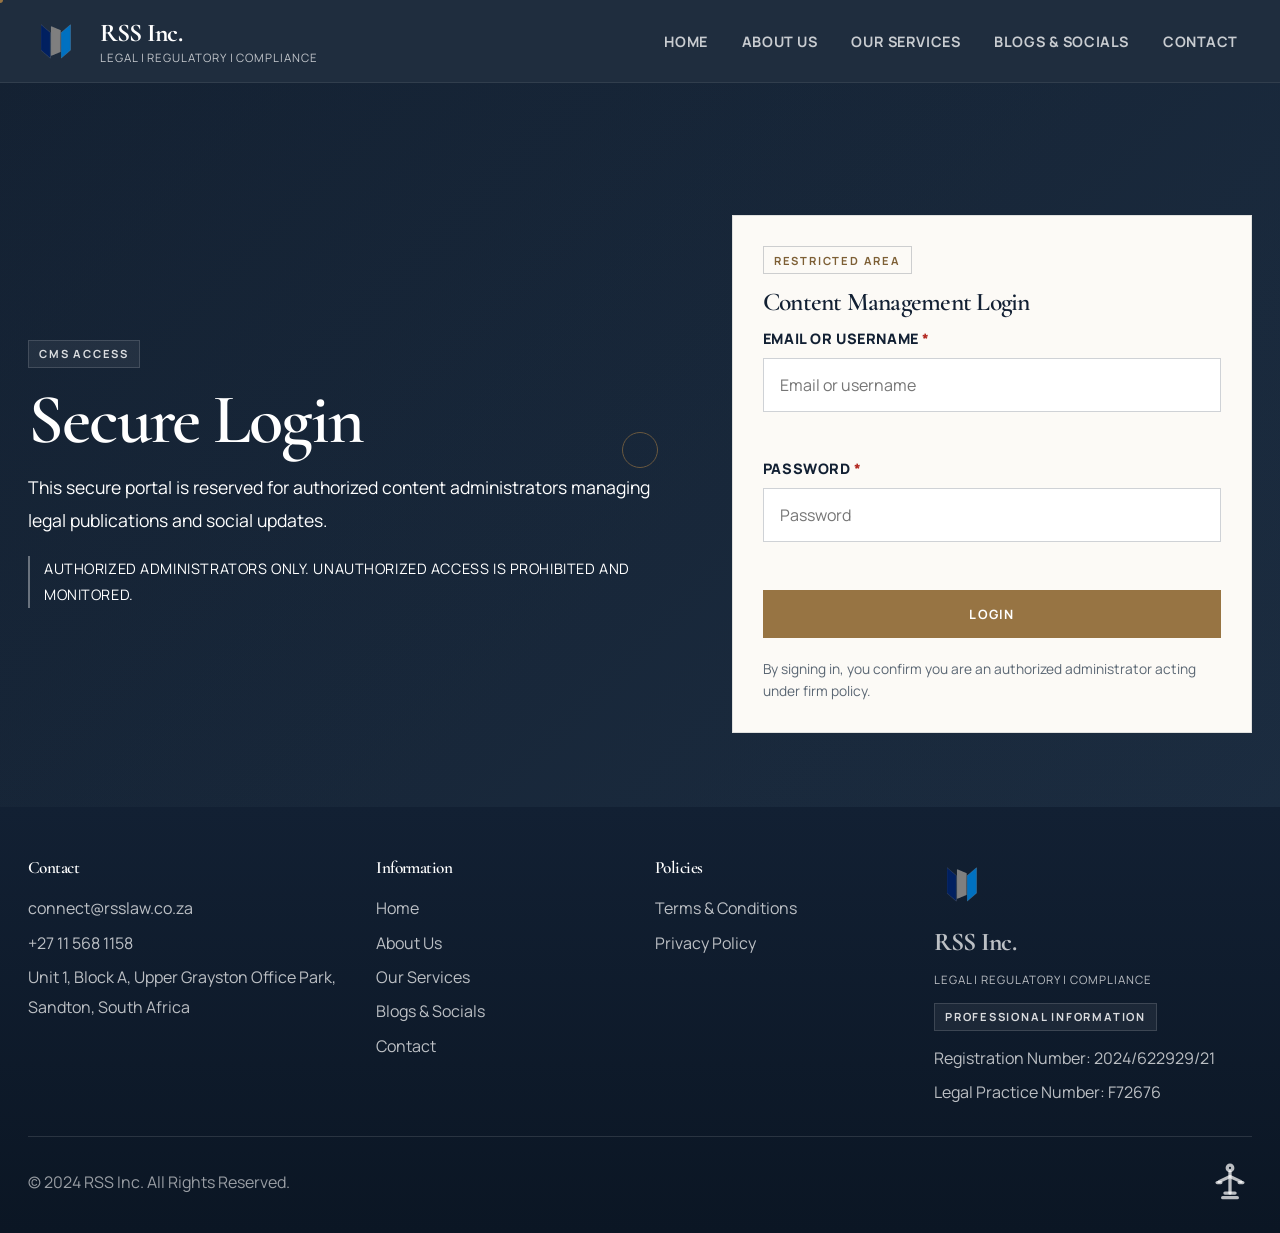
<file: login.html>
<!DOCTYPE html>
<html lang="en">
<head>
  <meta charset="UTF-8">
  <meta name="viewport" content="width=device-width, initial-scale=1.0">
  <title>CMS Login | RSS Inc.</title>
  <meta name="description" content="Secure CMS login access for RSS Inc. content administration.">
  <link rel="preconnect" href="https://fonts.googleapis.com">
  <link rel="preconnect" href="https://fonts.gstatic.com" crossorigin>
  <link href="https://fonts.googleapis.com/css2?family=Cormorant+Garamond:wght@500;600;700&family=Manrope:wght@400;500;600;700;800&display=swap" rel="stylesheet">
  <link rel="stylesheet" href="styles.css">
</head>
<body class="login-page">
  <div class="page-shell">
    <header class="site-header" id="top">
      <div class="container-wide nav-wrap">
        <a class="brand" href="index.html" aria-label="RSS Inc. Home">
          <span class="brand-mark" aria-hidden="true">
            <img src="images/logo.png" alt="">
          </span>
          <span class="brand-copy">
            <strong>RSS Inc.</strong>
            <small>Legal | Regulatory | Compliance</small>
          </span>
        </a>

        <button class="nav-toggle" type="button" aria-expanded="false" aria-controls="site-nav" aria-label="Toggle navigation">
          <span></span>
          <span></span>
          <span></span>
        </button>

        <nav class="site-nav" id="site-nav" aria-label="Primary navigation">
          <a href="index.html">Home</a>
          <a href="about.html">About Us</a>
          <a href="services.html">Our Services</a>
          <a href="blogs-and-socials.html">Blogs &amp; Socials</a>
          <a href="contact.html">Contact</a>
        </nav>
      </div>
    </header>

    <main>
      <section class="page-hero login-page-hero">
        <div class="container-wide page-hero-grid">
          <div class="page-hero-copy reveal fade-up" data-cursor-surface="dark">
            <span class="section-tag">CMS Access</span>
            <h1>Secure Login</h1>
            <p class="lead">This secure portal is reserved for authorized content administrators managing legal publications and social updates.</p>
            <p class="login-access-note" role="note">Authorized administrators only. Unauthorized access is prohibited and monitored.</p>
          </div>

          <div class="form-card section-shell reveal fade-left login-form-card" data-cursor-surface="light">
            <span class="detail-label">Restricted Area</span>
            <h3>Content Management Login</h3>
            <form class="contact-form cms-login-form" aria-label="CMS login form" novalidate>
              <div class="field-grid">
                <label for="cms-identity">
                  <span>Email or Username <em>*</em></span>
                  <input id="cms-identity" type="text" name="identity" placeholder="Email or username" autocomplete="username" required aria-describedby="cms-identity-error">
                </label>
                <p id="cms-identity-error" class="form-error" aria-live="polite"></p>
              </div>

              <div class="field-grid">
                <label for="cms-password">
                  <span>Password <em>*</em></span>
                  <input id="cms-password" type="password" name="password" placeholder="Password" autocomplete="current-password" required minlength="8" aria-describedby="cms-password-error">
                </label>
                <p id="cms-password-error" class="form-error" aria-live="polite"></p>
              </div>

              <button class="button button-primary" type="submit">Login</button>
              <p class="login-form-note">By signing in, you confirm you are an authorized administrator acting under firm policy.</p>
            </form>
          </div>
        </div>
      </section>
    </main>

    <footer class="site-footer">
      <div class="container-wide footer-grid">
        <div>
          <h3>Contact</h3>
          <div class="footer-contact">
            <a href="mailto:connect@rsslaw.co.za">connect@rsslaw.co.za</a>
            <a href="tel:+27115681158">+27 11 568 1158</a>
            <p>Unit 1, Block A, Upper Grayston Office Park, Sandton, South Africa</p>
          </div>
        </div>

        <div>
          <h3>Information</h3>
          <div class="footer-links">
            <a href="index.html">Home</a>
            <a href="about.html">About Us</a>
            <a href="services.html">Our Services</a>
            <a href="blogs-and-socials.html">Blogs &amp; Socials</a>
            <a href="contact.html">Contact</a>
          </div>
        </div>

        <div>
          <h3>Policies</h3>
          <div class="footer-links">
            <a href="terms-and-conditions.html">Terms &amp; Conditions</a>
            <a href="privacy-policy.html">Privacy Policy</a>
          </div>
        </div>

        <div class="footer-brand">
          <a class="brand" href="index.html" aria-label="RSS Inc. Home">
            <span class="brand-mark" aria-hidden="true">
              <img src="images/logo.png" alt="">
            </span>
            <span class="brand-copy">
              <strong>RSS Inc.</strong>
              <small>Legal | Regulatory | Compliance</small>
            </span>
          </a>
          <span class="detail-label">Professional Information</span>
          <div class="detail-stack">
            <p>Registration Number: 2024/622929/21</p>
            <p>Legal Practice Number: F72676</p>
          </div>
        </div>
      </div>
      <div class="container-wide footer-bottom">
        <p>&copy; 2024 RSS Inc. All Rights Reserved.</p>
        <a class="scroll-top" href="#top" aria-label="Back to top">
          <svg viewBox="0 0 24 24" aria-hidden="true" focusable="false">
            <circle cx="12" cy="3.75" r="1.5"></circle>
            <path d="M12 6v11.5"></path>
            <path d="M6 11.25 12 8.5l6 2.75"></path>
            <path d="M5 11.75h2"></path>
            <path d="M17 11.75h2"></path>
            <path d="M9.25 17.5h5.5"></path>
            <path d="M8 20h8"></path>
          </svg>
        </a>
      </div>
    </footer>
  </div>

  <script src="cms-auth-bridge.js"></script>
  <script src="script.js"></script>
  <script src="login.js"></script>
</body>
</html>
</file>
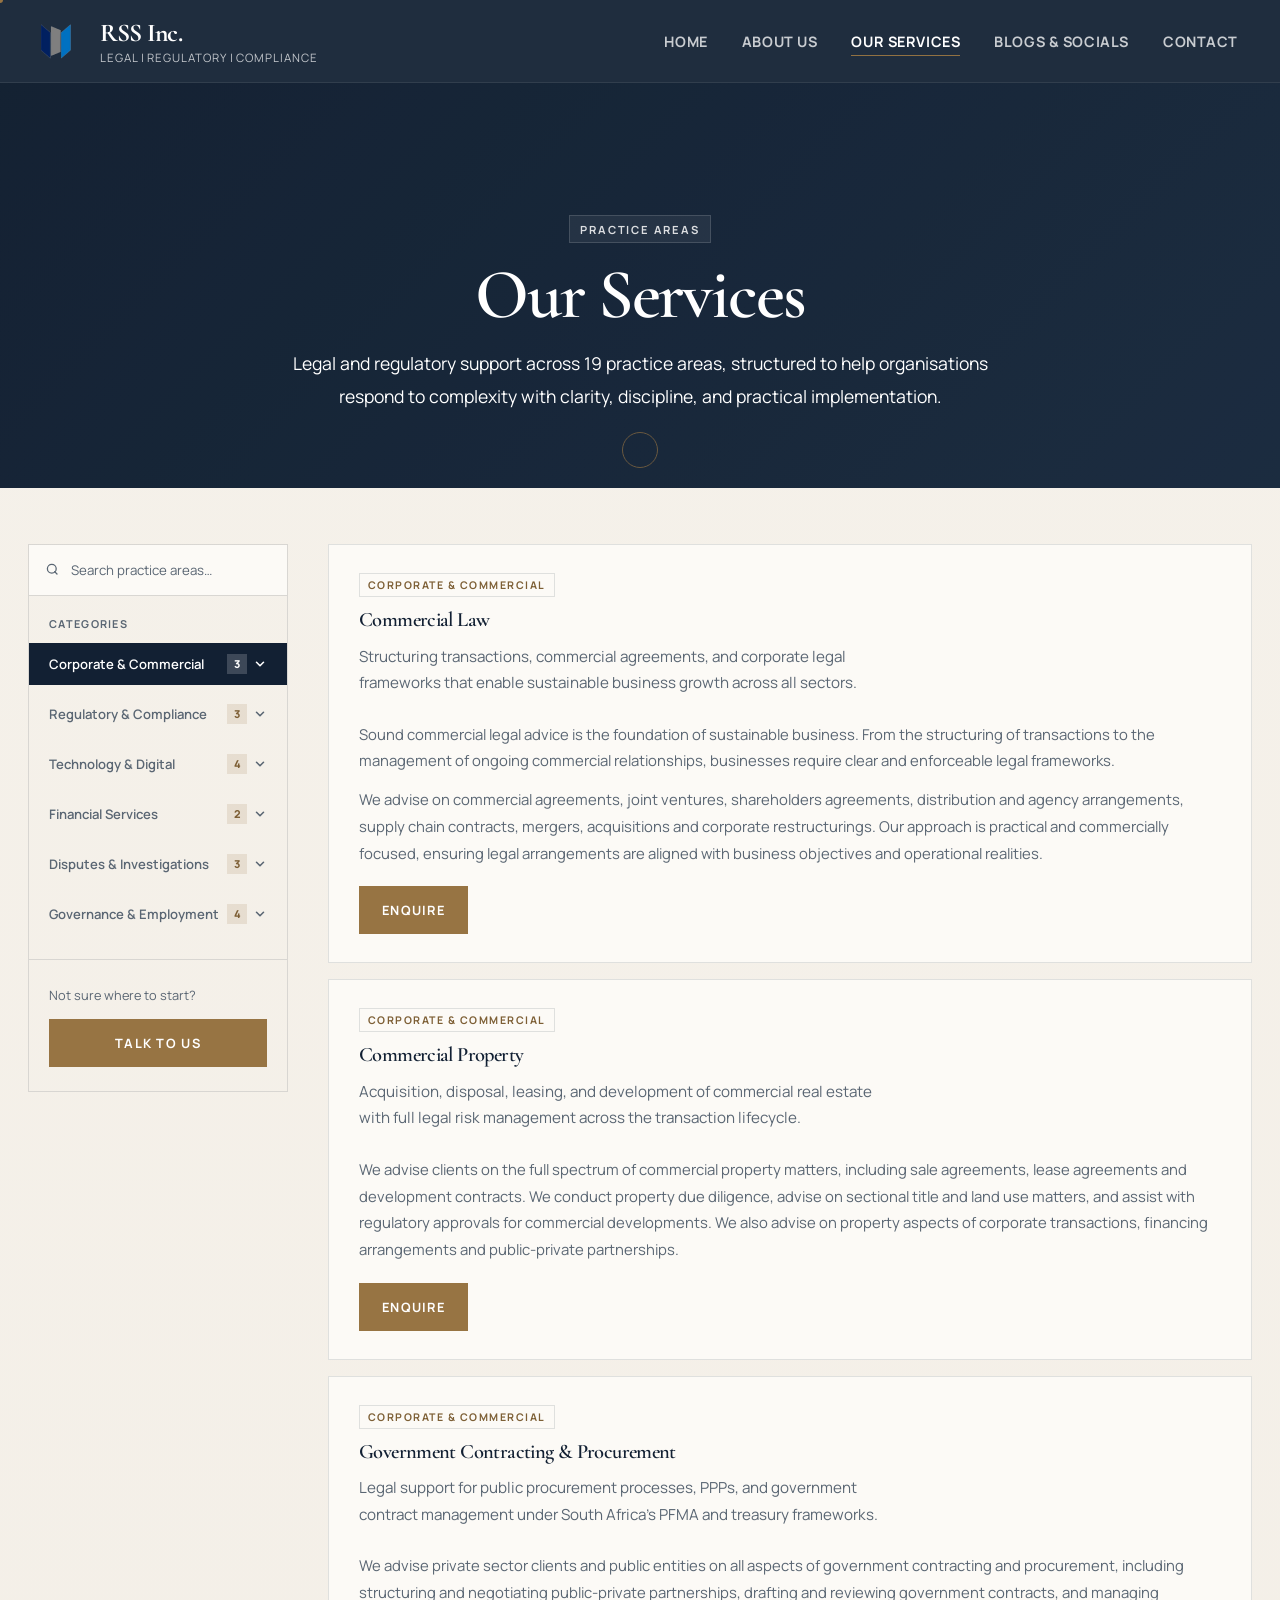
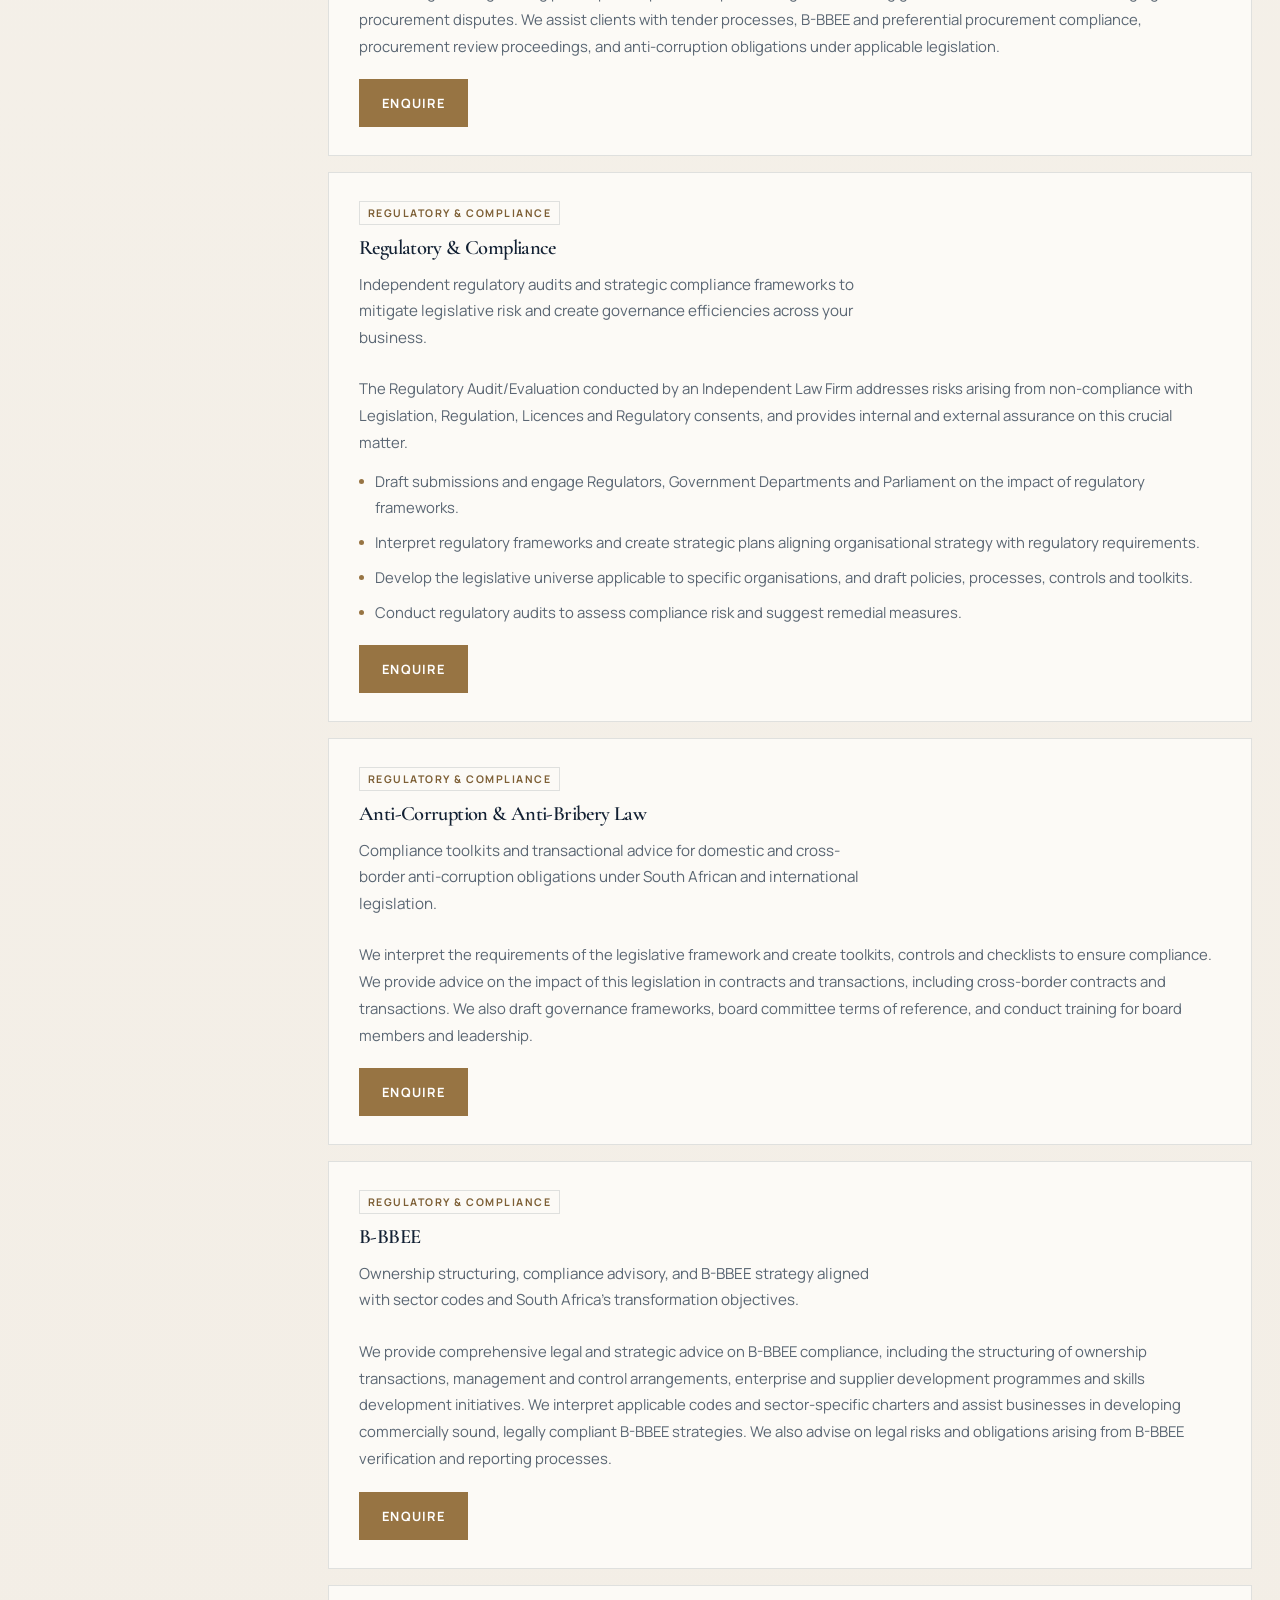
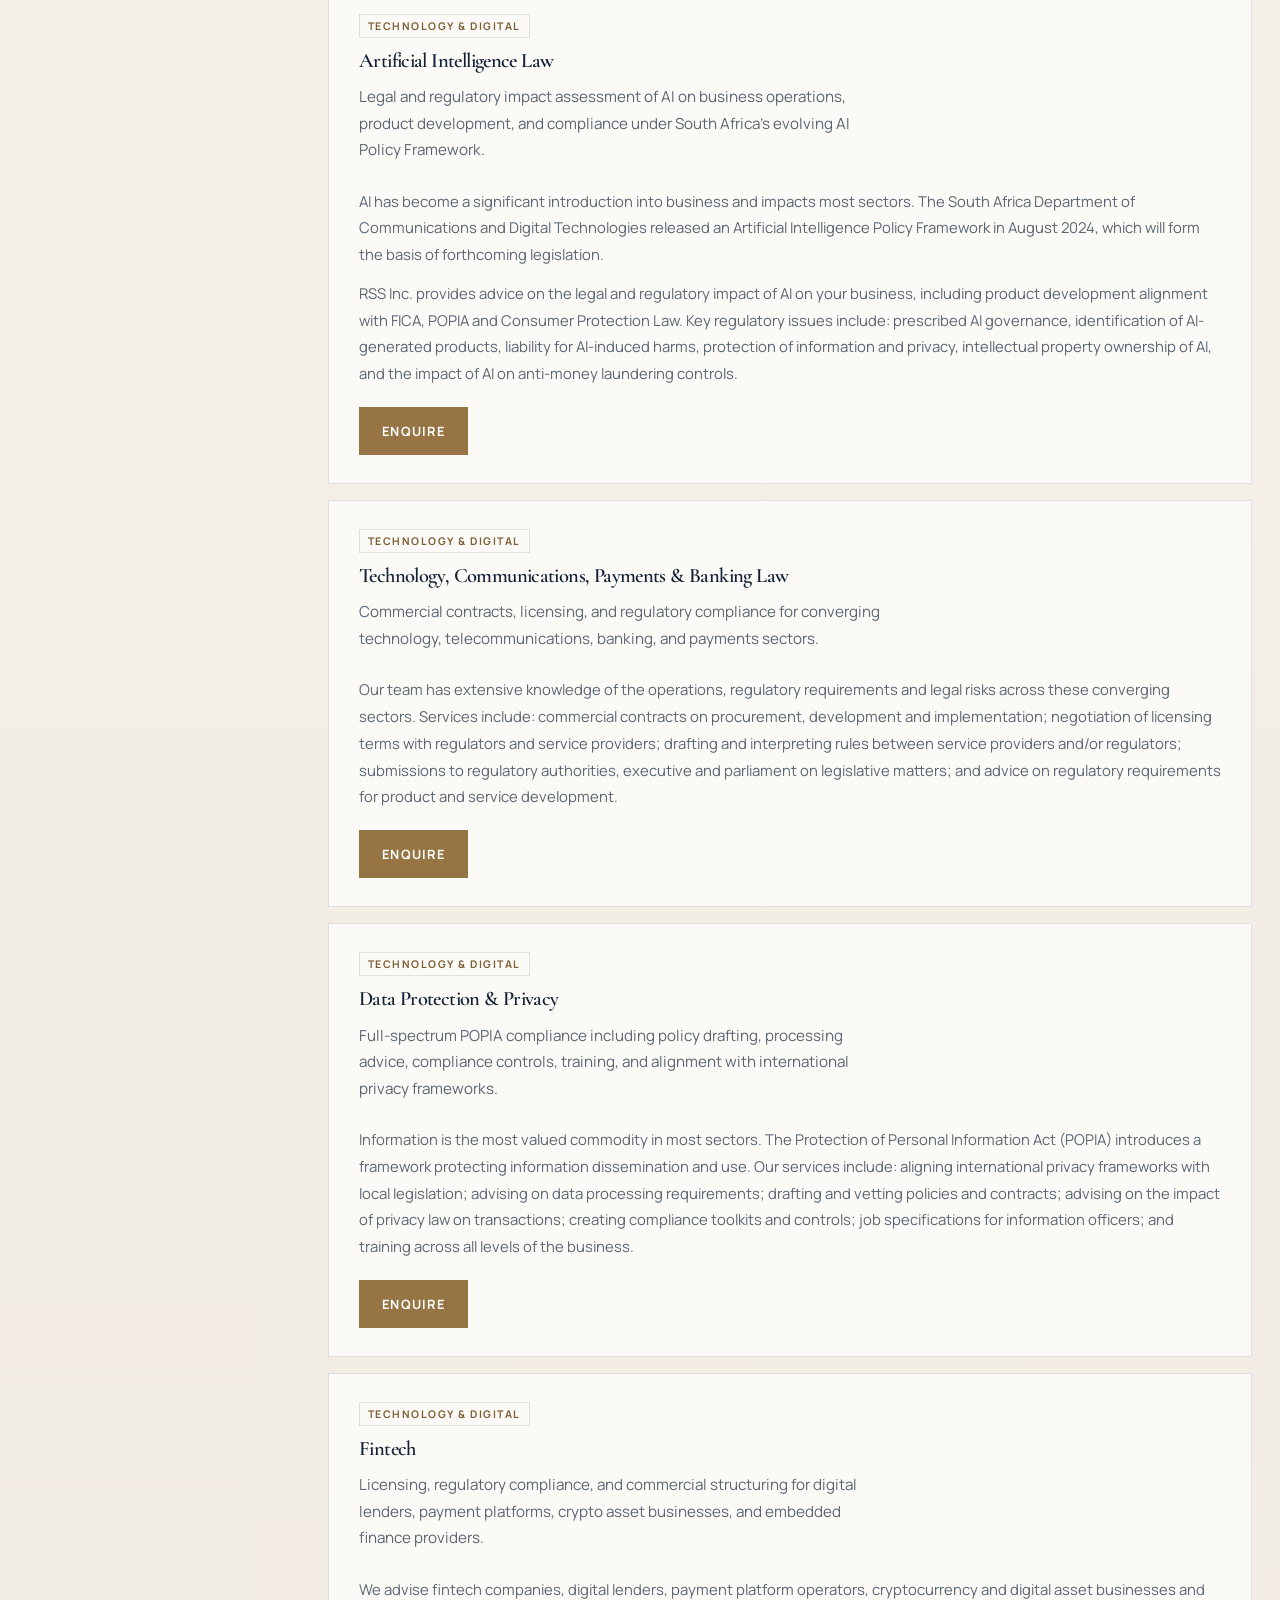
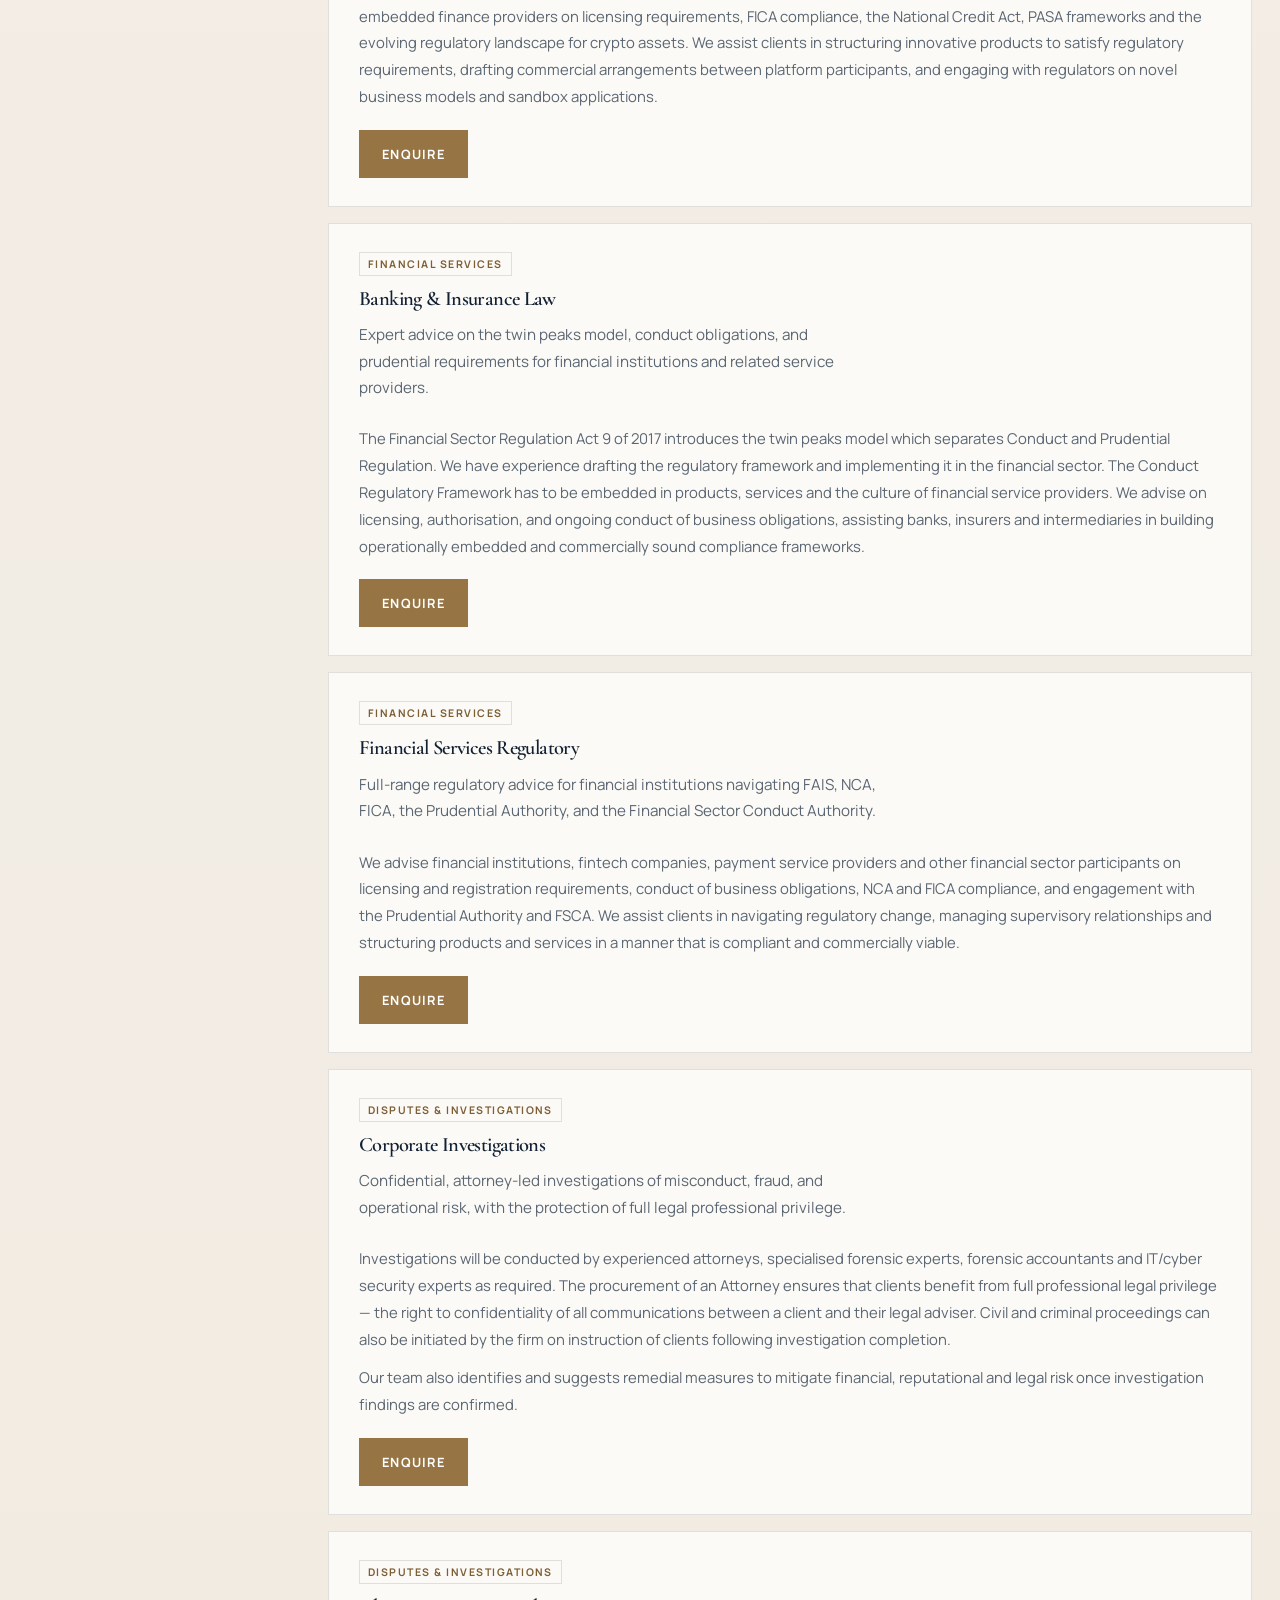
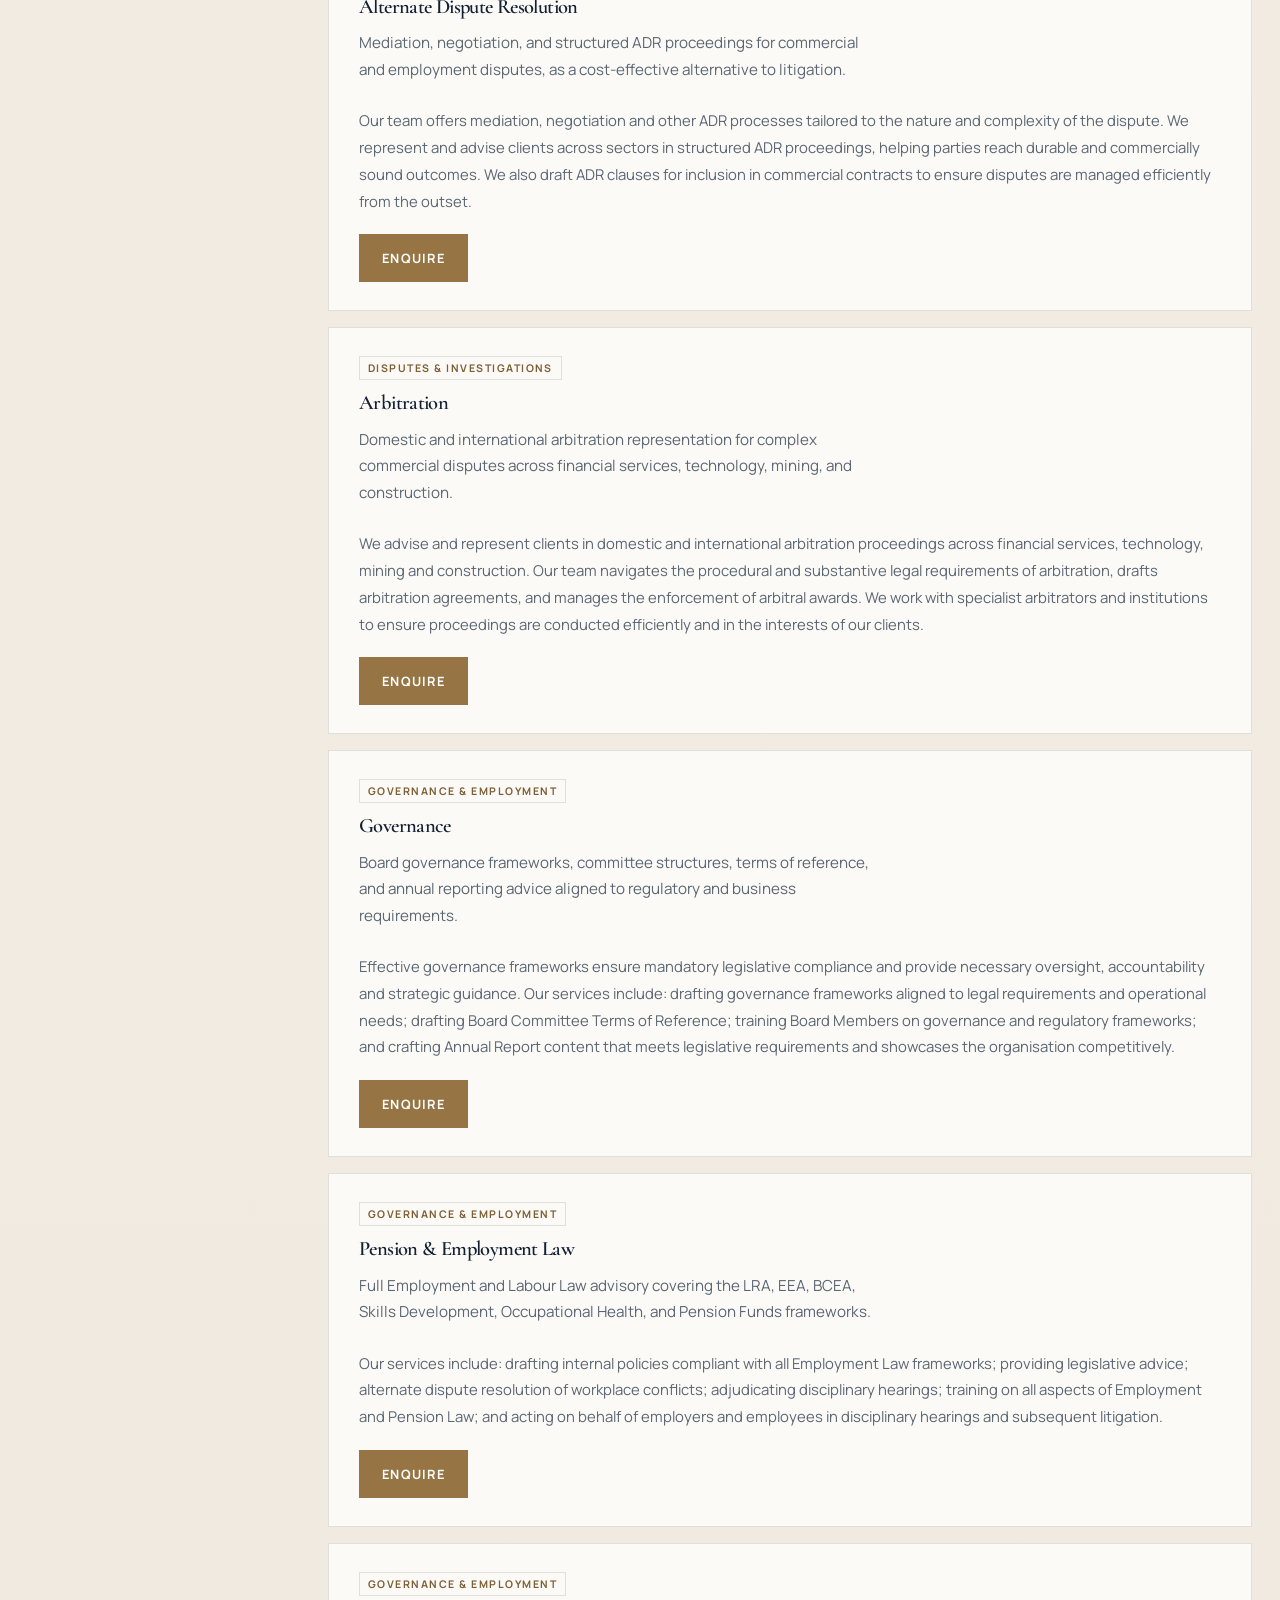
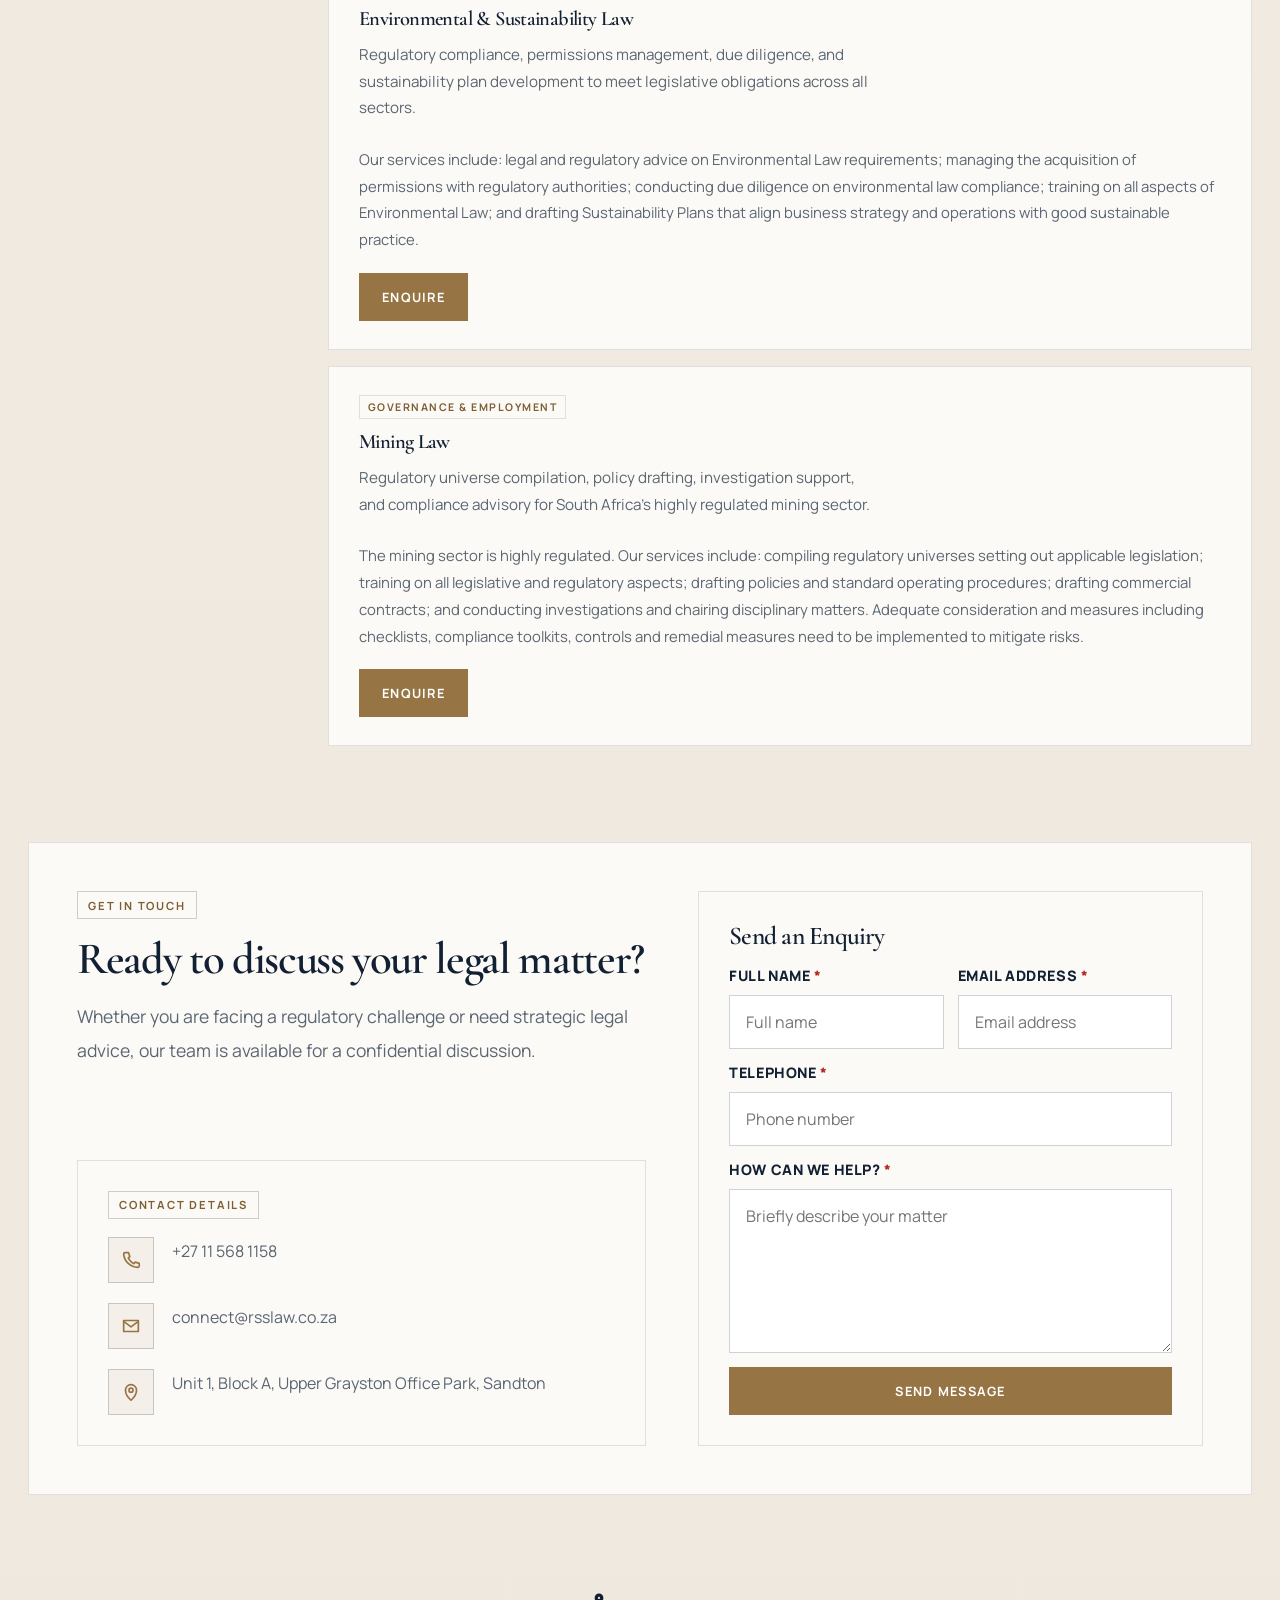
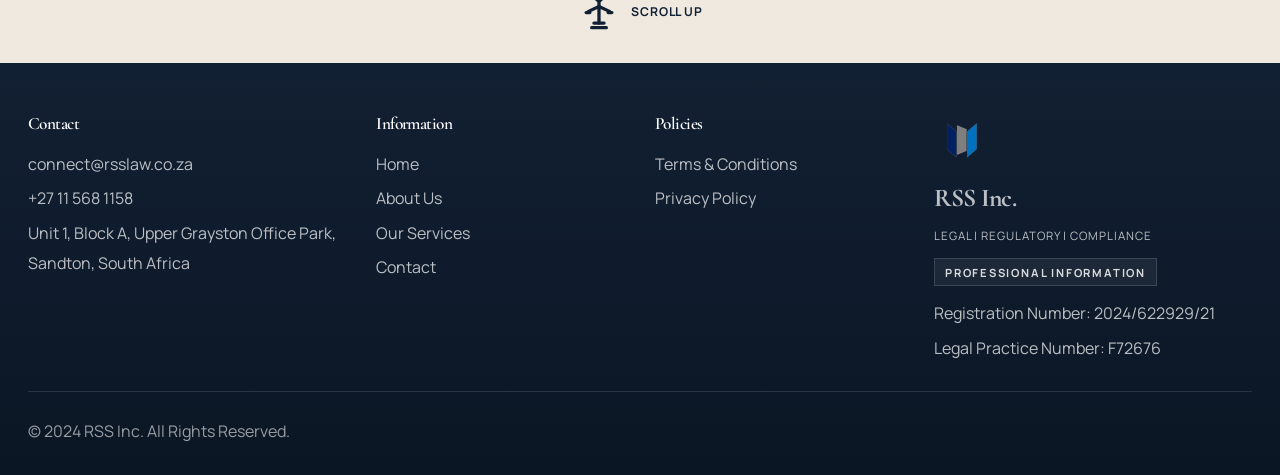
<file: services.html>
﻿<!DOCTYPE html>
<html lang="en">
<head>
  <meta charset="UTF-8">
  <meta name="viewport" content="width=device-width, initial-scale=1.0">
  <title>Our Services | RSS Inc.</title>
  <meta name="description" content="Explore the practice areas and legal services offered by RSS Inc.">
  <link rel="preconnect" href="https://fonts.googleapis.com">
  <link rel="preconnect" href="https://fonts.gstatic.com" crossorigin>
  <link href="https://fonts.googleapis.com/css2?family=Cormorant+Garamond:wght@500;600;700&family=Manrope:wght@400;500;600;700;800&display=swap" rel="stylesheet">
  <link rel="stylesheet" href="styles.css">
</head>
<body class="services-page">
  <div class="page-shell">
    <header class="site-header" id="top">
      <div class="container-wide nav-wrap">
        <a class="brand" href="index.html" aria-label="RSS Inc. Home">
          <span class="brand-mark" aria-hidden="true">
            <img src="images/logo.png" alt="">
          </span>
          <span class="brand-copy">
            <strong>RSS Inc.</strong>
            <small>Legal | Regulatory | Compliance</small>
          </span>
        </a>
        <button class="nav-toggle" type="button" aria-expanded="false" aria-controls="site-nav" aria-label="Toggle navigation">
          <span></span>
          <span></span>
          <span></span>
        </button>
        <nav class="site-nav" id="site-nav" aria-label="Primary navigation">
          <a href="index.html">Home</a>
          <a href="about.html">About Us</a>
          <a href="services.html">Our Services</a>
          <a href="blogs-and-socials.html">Blogs &amp; Socials</a>
          <a href="contact.html">Contact</a>
        </nav>
      </div>
    </header>

    <main>
      <section class="page-hero">
        <div class="container-wide">
          <div class="page-hero-copy reveal fade-up" style="max-width:860px;margin-inline:auto;text-align:center;justify-items:center;">
            <span class="section-tag">Practice Areas</span>
            <h1>Our Services</h1>
            <p class="lead" style="max-width:64ch;margin-inline:auto;">Legal and regulatory support across 19 practice areas, structured to help organisations respond to complexity with clarity, discipline, and practical implementation.</p>
          </div>
        </div>
      </section>

      <section class="section" style="padding-top:56px;">
        <div class="container">

          <div class="svc-page-layout">

            <!-- Left Sidebar -->
            <aside class="svc-sidebar" aria-label="Service navigation">
              <div class="svc-sidebar-inner">
                <div class="svc-search-wrap">
                  <label for="svc-search" class="sr-only">Search practice areas</label>
                  <svg class="svc-search-icon" viewBox="0 0 20 20" aria-hidden="true"><circle cx="8.5" cy="8.5" r="5.5"/><path d="M15 15l-3-3"/></svg>
                  <input class="svc-search-input" id="svc-search" type="search" placeholder="Search practice areas…" autocomplete="off">
                </div>

                <nav class="svc-sidebar-nav" id="svc-filter" aria-label="Filter by category">
                  <span class="svc-sidebar-heading">Categories</span>

                  <div class="svc-cat-group">
                    <button class="svc-filter-btn svc-filter-has-drop" data-filter="corporate" aria-expanded="false" aria-controls="drop-corporate" type="button">
                      <span class="svc-btn-label">Corporate &amp; Commercial</span>
                      <span class="svc-drop-right"><span class="svc-count-badge">3</span><svg class="svc-cat-chevron" viewBox="0 0 16 16" aria-hidden="true"><path d="M4 6l4 4 4-4"/></svg></span>
                    </button>
                    <div class="svc-cat-dropdown" id="drop-corporate">
                      <div class="svc-cat-dropdown-inner">
                        <a class="svc-cat-item" href="#commercial-law" data-category="corporate">Commercial Law</a>
                        <a class="svc-cat-item" href="#property-law" data-category="corporate">Commercial Property</a>
                        <a class="svc-cat-item" href="#government-contracting-law" data-category="corporate">Govt. Contracting &amp; Procurement</a>
                      </div>
                    </div>
                  </div>

                  <div class="svc-cat-group">
                    <button class="svc-filter-btn svc-filter-has-drop" data-filter="regulatory" aria-expanded="false" aria-controls="drop-regulatory" type="button">
                      <span class="svc-btn-label">Regulatory &amp; Compliance</span>
                      <span class="svc-drop-right"><span class="svc-count-badge">3</span><svg class="svc-cat-chevron" viewBox="0 0 16 16" aria-hidden="true"><path d="M4 6l4 4 4-4"/></svg></span>
                    </button>
                    <div class="svc-cat-dropdown" id="drop-regulatory">
                      <div class="svc-cat-dropdown-inner">
                        <a class="svc-cat-item" href="#compliance-law" data-category="regulatory">Regulatory &amp; Compliance</a>
                        <a class="svc-cat-item" href="#anti-bribery-law" data-category="regulatory">Anti-Corruption &amp; Anti-Bribery</a>
                        <a class="svc-cat-item" href="#bbbee-law" data-category="regulatory">B-BBEE</a>
                      </div>
                    </div>
                  </div>

                  <div class="svc-cat-group">
                    <button class="svc-filter-btn svc-filter-has-drop" data-filter="technology" aria-expanded="false" aria-controls="drop-technology" type="button">
                      <span class="svc-btn-label">Technology &amp; Digital</span>
                      <span class="svc-drop-right"><span class="svc-count-badge">4</span><svg class="svc-cat-chevron" viewBox="0 0 16 16" aria-hidden="true"><path d="M4 6l4 4 4-4"/></svg></span>
                    </button>
                    <div class="svc-cat-dropdown" id="drop-technology">
                      <div class="svc-cat-dropdown-inner">
                        <a class="svc-cat-item" href="#ai-law" data-category="technology">Artificial Intelligence Law</a>
                        <a class="svc-cat-item" href="#technology-law" data-category="technology">Technology &amp; Banking Law</a>
                        <a class="svc-cat-item" href="#privacy-law" data-category="technology">Data Protection &amp; Privacy</a>
                        <a class="svc-cat-item" href="#fintech-law" data-category="technology">Fintech</a>
                      </div>
                    </div>
                  </div>

                  <div class="svc-cat-group">
                    <button class="svc-filter-btn svc-filter-has-drop" data-filter="financial" aria-expanded="false" aria-controls="drop-financial" type="button">
                      <span class="svc-btn-label">Financial Services</span>
                      <span class="svc-drop-right"><span class="svc-count-badge">2</span><svg class="svc-cat-chevron" viewBox="0 0 16 16" aria-hidden="true"><path d="M4 6l4 4 4-4"/></svg></span>
                    </button>
                    <div class="svc-cat-dropdown" id="drop-financial">
                      <div class="svc-cat-dropdown-inner">
                        <a class="svc-cat-item" href="#banking-law" data-category="financial">Banking &amp; Insurance Law</a>
                        <a class="svc-cat-item" href="#financial-services-law" data-category="financial">Financial Services Regulatory</a>
                      </div>
                    </div>
                  </div>

                  <div class="svc-cat-group">
                    <button class="svc-filter-btn svc-filter-has-drop" data-filter="disputes" aria-expanded="false" aria-controls="drop-disputes" type="button">
                      <span class="svc-btn-label">Disputes &amp; Investigations</span>
                      <span class="svc-drop-right"><span class="svc-count-badge">3</span><svg class="svc-cat-chevron" viewBox="0 0 16 16" aria-hidden="true"><path d="M4 6l4 4 4-4"/></svg></span>
                    </button>
                    <div class="svc-cat-dropdown" id="drop-disputes">
                      <div class="svc-cat-dropdown-inner">
                        <a class="svc-cat-item" href="#investigations-law" data-category="disputes">Corporate Investigations</a>
                        <a class="svc-cat-item" href="#adr-law" data-category="disputes">Alternate Dispute Resolution</a>
                        <a class="svc-cat-item" href="#arbitration-law" data-category="disputes">Arbitration</a>
                      </div>
                    </div>
                  </div>

                  <div class="svc-cat-group">
                    <button class="svc-filter-btn svc-filter-has-drop" data-filter="governance" aria-expanded="false" aria-controls="drop-governance" type="button">
                      <span class="svc-btn-label">Governance &amp; Employment</span>
                      <span class="svc-drop-right"><span class="svc-count-badge">4</span><svg class="svc-cat-chevron" viewBox="0 0 16 16" aria-hidden="true"><path d="M4 6l4 4 4-4"/></svg></span>
                    </button>
                    <div class="svc-cat-dropdown" id="drop-governance">
                      <div class="svc-cat-dropdown-inner">
                        <a class="svc-cat-item" href="#governance-law" data-category="governance">Governance</a>
                        <a class="svc-cat-item" href="#employment-law" data-category="governance">Pension &amp; Employment Law</a>
                        <a class="svc-cat-item" href="#environment-law" data-category="governance">Environmental &amp; Sustainability</a>
                        <a class="svc-cat-item" href="#mining-law" data-category="governance">Mining Law</a>
                      </div>
                    </div>
                  </div>

                </nav>

                <div class="svc-sidebar-cta">
                  <p>Not sure where to start?</p>
                  <a class="button button-primary" href="contact.html" style="width:100%;justify-content:center;">Talk to Us</a>
                </div>
              </div>
            </aside>

            <!-- Right: Cards -->
            <div class="svc-grid" id="svc-grid">

            <!-- Corporate & Commercial -->
            <article class="svc-card reveal fade-up" data-category="corporate" id="commercial-law">
              <div class="svc-card-head">
                <span class="svc-cat-label">Corporate &amp; Commercial</span>
                <h3>Commercial Law</h3>
                <p>Structuring transactions, commercial agreements, and corporate legal frameworks that enable sustainable business growth across all sectors.</p>
              </div>
              <div class="svc-card-body" id="body-commercial-law">
                <p>Sound commercial legal advice is the foundation of sustainable business. From the structuring of transactions to the management of ongoing commercial relationships, businesses require clear and enforceable legal frameworks.</p>
                <p>We advise on commercial agreements, joint ventures, shareholders agreements, distribution and agency arrangements, supply chain contracts, mergers, acquisitions and corporate restructurings. Our approach is practical and commercially focused, ensuring legal arrangements are aligned with business objectives and operational realities.</p>

              <a class="button button-primary" href="contact.html?service=Commercial%20Law">Enquire</a>              </div>
            </article>

            <article class="svc-card reveal fade-up" data-category="corporate" id="property-law">
              <div class="svc-card-head">
                <span class="svc-cat-label">Corporate &amp; Commercial</span>
                <h3>Commercial Property</h3>
                <p>Acquisition, disposal, leasing, and development of commercial real estate with full legal risk management across the transaction lifecycle.</p>
              </div>
              <div class="svc-card-body" id="body-property-law">
                <p>We advise clients on the full spectrum of commercial property matters, including sale agreements, lease agreements and development contracts. We conduct property due diligence, advise on sectional title and land use matters, and assist with regulatory approvals for commercial developments. We also advise on property aspects of corporate transactions, financing arrangements and public-private partnerships.</p>

              <a class="button button-primary" href="contact.html?service=Commercial%20Property">Enquire</a>              </div>
            </article>

            <article class="svc-card reveal fade-up" data-category="corporate" id="government-contracting-law">
              <div class="svc-card-head">
                <span class="svc-cat-label">Corporate &amp; Commercial</span>
                <h3>Government Contracting &amp; Procurement</h3>
                <p>Legal support for public procurement processes, PPPs, and government contract management under South Africa's PFMA and treasury frameworks.</p>
              </div>
              <div class="svc-card-body" id="body-government-contracting-law">
                <p>We advise private sector clients and public entities on all aspects of government contracting and procurement, including structuring and negotiating public-private partnerships, drafting and reviewing government contracts, and managing procurement disputes. We assist clients with tender processes, B-BBEE and preferential procurement compliance, procurement review proceedings, and anti-corruption obligations under applicable legislation.</p>

              <a class="button button-primary" href="contact.html?service=Government%20Contracting%20and%20Procurement">Enquire</a>              </div>
            </article>

            <!-- Regulatory & Compliance -->
            <article class="svc-card reveal fade-up" data-category="regulatory" id="compliance-law">
              <div class="svc-card-head">
                <span class="svc-cat-label">Regulatory &amp; Compliance</span>
                <h3>Regulatory &amp; Compliance</h3>
                <p>Independent regulatory audits and strategic compliance frameworks to mitigate legislative risk and create governance efficiencies across your business.</p>
              </div>
              <div class="svc-card-body" id="body-compliance-law">
                <p>The Regulatory Audit/Evaluation conducted by an Independent Law Firm addresses risks arising from non-compliance with Legislation, Regulation, Licences and Regulatory consents, and provides internal and external assurance on this crucial matter.</p>
                <ul>
                  <li>Draft submissions and engage Regulators, Government Departments and Parliament on the impact of regulatory frameworks.</li>
                  <li>Interpret regulatory frameworks and create strategic plans aligning organisational strategy with regulatory requirements.</li>
                  <li>Develop the legislative universe applicable to specific organisations, and draft policies, processes, controls and toolkits.</li>
                  <li>Conduct regulatory audits to assess compliance risk and suggest remedial measures.</li>
                </ul>

              <a class="button button-primary" href="contact.html?service=Regulatory%20and%20Compliance">Enquire</a>              </div>
            </article>

            <article class="svc-card reveal fade-up" data-category="regulatory" id="anti-bribery-law">
              <div class="svc-card-head">
                <span class="svc-cat-label">Regulatory &amp; Compliance</span>
                <h3>Anti-Corruption &amp; Anti-Bribery Law</h3>
                <p>Compliance toolkits and transactional advice for domestic and cross-border anti-corruption obligations under South African and international legislation.</p>
              </div>
              <div class="svc-card-body" id="body-anti-bribery-law">
                <p>We interpret the requirements of the legislative framework and create toolkits, controls and checklists to ensure compliance. We provide advice on the impact of this legislation in contracts and transactions, including cross-border contracts and transactions. We also draft governance frameworks, board committee terms of reference, and conduct training for board members and leadership.</p>

              <a class="button button-primary" href="contact.html?service=Anti-Corruption%20and%20Anti-Bribery%20Law">Enquire</a>              </div>
            </article>

            <article class="svc-card reveal fade-up" data-category="regulatory" id="bbbee-law">
              <div class="svc-card-head">
                <span class="svc-cat-label">Regulatory &amp; Compliance</span>
                <h3>B-BBEE</h3>
                <p>Ownership structuring, compliance advisory, and B-BBEE strategy aligned with sector codes and South Africa's transformation objectives.</p>
              </div>
              <div class="svc-card-body" id="body-bbbee-law">
                <p>We provide comprehensive legal and strategic advice on B-BBEE compliance, including the structuring of ownership transactions, management and control arrangements, enterprise and supplier development programmes and skills development initiatives. We interpret applicable codes and sector-specific charters and assist businesses in developing commercially sound, legally compliant B-BBEE strategies. We also advise on legal risks and obligations arising from B-BBEE verification and reporting processes.</p>

              <a class="button button-primary" href="contact.html?service=B-BBEE">Enquire</a>              </div>
            </article>

            <!-- Technology & Digital -->
            <article class="svc-card reveal fade-up" data-category="technology" id="ai-law">
              <div class="svc-card-head">
                <span class="svc-cat-label">Technology &amp; Digital</span>
                <h3>Artificial Intelligence Law</h3>
                <p>Legal and regulatory impact assessment of AI on business operations, product development, and compliance under South Africa's evolving AI Policy Framework.</p>
              </div>
              <div class="svc-card-body" id="body-ai-law">
                <p>AI has become a significant introduction into business and impacts most sectors. The South Africa Department of Communications and Digital Technologies released an Artificial Intelligence Policy Framework in August 2024, which will form the basis of forthcoming legislation.</p>
                <p>RSS Inc. provides advice on the legal and regulatory impact of AI on your business, including product development alignment with FICA, POPIA and Consumer Protection Law. Key regulatory issues include: prescribed AI governance, identification of AI-generated products, liability for AI-induced harms, protection of information and privacy, intellectual property ownership of AI, and the impact of AI on anti-money laundering controls.</p>

              <a class="button button-primary" href="contact.html?service=Artificial%20Intelligence%20Law">Enquire</a>              </div>
            </article>

            <article class="svc-card reveal fade-up" data-category="technology" id="technology-law">
              <div class="svc-card-head">
                <span class="svc-cat-label">Technology &amp; Digital</span>
                <h3>Technology, Communications, Payments &amp; Banking Law</h3>
                <p>Commercial contracts, licensing, and regulatory compliance for converging technology, telecommunications, banking, and payments sectors.</p>
              </div>
              <div class="svc-card-body" id="body-technology-law">
                <p>Our team has extensive knowledge of the operations, regulatory requirements and legal risks across these converging sectors. Services include: commercial contracts on procurement, development and implementation; negotiation of licensing terms with regulators and service providers; drafting and interpreting rules between service providers and/or regulators; submissions to regulatory authorities, executive and parliament on legislative matters; and advice on regulatory requirements for product and service development.</p>

              <a class="button button-primary" href="contact.html?service=Technology%2C%20Communications%2C%20Payments%20and%20Banking%20Law">Enquire</a>              </div>
            </article>

            <article class="svc-card reveal fade-up" data-category="technology" id="privacy-law">
              <div class="svc-card-head">
                <span class="svc-cat-label">Technology &amp; Digital</span>
                <h3>Data Protection &amp; Privacy</h3>
                <p>Full-spectrum POPIA compliance including policy drafting, processing advice, compliance controls, training, and alignment with international privacy frameworks.</p>
              </div>
              <div class="svc-card-body" id="body-privacy-law">
                <p>Information is the most valued commodity in most sectors. The Protection of Personal Information Act (POPIA) introduces a framework protecting information dissemination and use. Our services include: aligning international privacy frameworks with local legislation; advising on data processing requirements; drafting and vetting policies and contracts; advising on the impact of privacy law on transactions; creating compliance toolkits and controls; job specifications for information officers; and training across all levels of the business.</p>

              <a class="button button-primary" href="contact.html?service=Data%20Protection%20and%20Privacy%20Legislation">Enquire</a>              </div>
            </article>

            <article class="svc-card reveal fade-up" data-category="technology" id="fintech-law">
              <div class="svc-card-head">
                <span class="svc-cat-label">Technology &amp; Digital</span>
                <h3>Fintech</h3>
                <p>Licensing, regulatory compliance, and commercial structuring for digital lenders, payment platforms, crypto asset businesses, and embedded finance providers.</p>
              </div>
              <div class="svc-card-body" id="body-fintech-law">
                <p>We advise fintech companies, digital lenders, payment platform operators, cryptocurrency and digital asset businesses and embedded finance providers on licensing requirements, FICA compliance, the National Credit Act, PASA frameworks and the evolving regulatory landscape for crypto assets. We assist clients in structuring innovative products to satisfy regulatory requirements, drafting commercial arrangements between platform participants, and engaging with regulators on novel business models and sandbox applications.</p>

              <a class="button button-primary" href="contact.html?service=Fintech">Enquire</a>              </div>
            </article>

            <!-- Financial Services -->
            <article class="svc-card reveal fade-up" data-category="financial" id="banking-law">
              <div class="svc-card-head">
                <span class="svc-cat-label">Financial Services</span>
                <h3>Banking &amp; Insurance Law</h3>
                <p>Expert advice on the twin peaks model, conduct obligations, and prudential requirements for financial institutions and related service providers.</p>
              </div>
              <div class="svc-card-body" id="body-banking-law">
                <p>The Financial Sector Regulation Act 9 of 2017 introduces the twin peaks model which separates Conduct and Prudential Regulation. We have experience drafting the regulatory framework and implementing it in the financial sector. The Conduct Regulatory Framework has to be embedded in products, services and the culture of financial service providers. We advise on licensing, authorisation, and ongoing conduct of business obligations, assisting banks, insurers and intermediaries in building operationally embedded and commercially sound compliance frameworks.</p>

              <a class="button button-primary" href="contact.html?service=Banking%20and%20Insurance%20Law">Enquire</a>              </div>
            </article>

            <article class="svc-card reveal fade-up" data-category="financial" id="financial-services-law">
              <div class="svc-card-head">
                <span class="svc-cat-label">Financial Services</span>
                <h3>Financial Services Regulatory</h3>
                <p>Full-range regulatory advice for financial institutions navigating FAIS, NCA, FICA, the Prudential Authority, and the Financial Sector Conduct Authority.</p>
              </div>
              <div class="svc-card-body" id="body-financial-services-law">
                <p>We advise financial institutions, fintech companies, payment service providers and other financial sector participants on licensing and registration requirements, conduct of business obligations, NCA and FICA compliance, and engagement with the Prudential Authority and FSCA. We assist clients in navigating regulatory change, managing supervisory relationships and structuring products and services in a manner that is compliant and commercially viable.</p>

              <a class="button button-primary" href="contact.html?service=Financial%20Services%20Regulatory">Enquire</a>              </div>
            </article>

            <!-- Disputes & Investigations -->
            <article class="svc-card reveal fade-up" data-category="disputes" id="investigations-law">
              <div class="svc-card-head">
                <span class="svc-cat-label">Disputes &amp; Investigations</span>
                <h3>Corporate Investigations</h3>
                <p>Confidential, attorney-led investigations of misconduct, fraud, and operational risk, with the protection of full legal professional privilege.</p>
              </div>
              <div class="svc-card-body" id="body-investigations-law">
                <p>Investigations will be conducted by experienced attorneys, specialised forensic experts, forensic accountants and IT/cyber security experts as required. The procurement of an Attorney ensures that clients benefit from full professional legal privilege — the right to confidentiality of all communications between a client and their legal adviser. Civil and criminal proceedings can also be initiated by the firm on instruction of clients following investigation completion.</p>
                <p>Our team also identifies and suggests remedial measures to mitigate financial, reputational and legal risk once investigation findings are confirmed.</p>

              <a class="button button-primary" href="contact.html?service=Corporate%20Investigations">Enquire</a>              </div>
            </article>

            <article class="svc-card reveal fade-up" data-category="disputes" id="adr-law">
              <div class="svc-card-head">
                <span class="svc-cat-label">Disputes &amp; Investigations</span>
                <h3>Alternate Dispute Resolution</h3>
                <p>Mediation, negotiation, and structured ADR proceedings for commercial and employment disputes, as a cost-effective alternative to litigation.</p>
              </div>
              <div class="svc-card-body" id="body-adr-law">
                <p>Our team offers mediation, negotiation and other ADR processes tailored to the nature and complexity of the dispute. We represent and advise clients across sectors in structured ADR proceedings, helping parties reach durable and commercially sound outcomes. We also draft ADR clauses for inclusion in commercial contracts to ensure disputes are managed efficiently from the outset.</p>

              <a class="button button-primary" href="contact.html?service=Alternate%20Dispute%20Resolution">Enquire</a>              </div>
            </article>

            <article class="svc-card reveal fade-up" data-category="disputes" id="arbitration-law">
              <div class="svc-card-head">
                <span class="svc-cat-label">Disputes &amp; Investigations</span>
                <h3>Arbitration</h3>
                <p>Domestic and international arbitration representation for complex commercial disputes across financial services, technology, mining, and construction.</p>
              </div>
              <div class="svc-card-body" id="body-arbitration-law">
                <p>We advise and represent clients in domestic and international arbitration proceedings across financial services, technology, mining and construction. Our team navigates the procedural and substantive legal requirements of arbitration, drafts arbitration agreements, and manages the enforcement of arbitral awards. We work with specialist arbitrators and institutions to ensure proceedings are conducted efficiently and in the interests of our clients.</p>

              <a class="button button-primary" href="contact.html?service=Arbitration">Enquire</a>              </div>
            </article>

            <!-- Governance & Employment -->
            <article class="svc-card reveal fade-up" data-category="governance" id="governance-law">
              <div class="svc-card-head">
                <span class="svc-cat-label">Governance &amp; Employment</span>
                <h3>Governance</h3>
                <p>Board governance frameworks, committee structures, terms of reference, and annual reporting advice aligned to regulatory and business requirements.</p>
              </div>
              <div class="svc-card-body" id="body-governance-law">
                <p>Effective governance frameworks ensure mandatory legislative compliance and provide necessary oversight, accountability and strategic guidance. Our services include: drafting governance frameworks aligned to legal requirements and operational needs; drafting Board Committee Terms of Reference; training Board Members on governance and regulatory frameworks; and crafting Annual Report content that meets legislative requirements and showcases the organisation competitively.</p>

              <a class="button button-primary" href="contact.html?service=Governance">Enquire</a>              </div>
            </article>

            <article class="svc-card reveal fade-up" data-category="governance" id="employment-law">
              <div class="svc-card-head">
                <span class="svc-cat-label">Governance &amp; Employment</span>
                <h3>Pension &amp; Employment Law</h3>
                <p>Full Employment and Labour Law advisory covering the LRA, EEA, BCEA, Skills Development, Occupational Health, and Pension Funds frameworks.</p>
              </div>
              <div class="svc-card-body" id="body-employment-law">
                <p>Our services include: drafting internal policies compliant with all Employment Law frameworks; providing legislative advice; alternate dispute resolution of workplace conflicts; adjudicating disciplinary hearings; training on all aspects of Employment and Pension Law; and acting on behalf of employers and employees in disciplinary hearings and subsequent litigation.</p>

              <a class="button button-primary" href="contact.html?service=Pension%20and%20Employment%20Law">Enquire</a>              </div>
            </article>

            <article class="svc-card reveal fade-up" data-category="governance" id="environment-law">
              <div class="svc-card-head">
                <span class="svc-cat-label">Governance &amp; Employment</span>
                <h3>Environmental &amp; Sustainability Law</h3>
                <p>Regulatory compliance, permissions management, due diligence, and sustainability plan development to meet legislative obligations across all sectors.</p>
              </div>
              <div class="svc-card-body" id="body-environment-law">
                <p>Our services include: legal and regulatory advice on Environmental Law requirements; managing the acquisition of permissions with regulatory authorities; conducting due diligence on environmental law compliance; training on all aspects of Environmental Law; and drafting Sustainability Plans that align business strategy and operations with good sustainable practice.</p>

              <a class="button button-primary" href="contact.html?service=Environmental%20and%20Sustainability%20Law">Enquire</a>              </div>
            </article>

            <article class="svc-card reveal fade-up" data-category="governance" id="mining-law">
              <div class="svc-card-head">
                <span class="svc-cat-label">Governance &amp; Employment</span>
                <h3>Mining Law</h3>
                <p>Regulatory universe compilation, policy drafting, investigation support, and compliance advisory for South Africa's highly regulated mining sector.</p>
              </div>
              <div class="svc-card-body" id="body-mining-law">
                <p>The mining sector is highly regulated. Our services include: compiling regulatory universes setting out applicable legislation; training on all legislative and regulatory aspects; drafting policies and standard operating procedures; drafting commercial contracts; and conducting investigations and chairing disciplinary matters. Adequate consideration and measures including checklists, compliance toolkits, controls and remedial measures need to be implemented to mitigate risks.</p>

              <a class="button button-primary" href="contact.html?service=Mining%20Law">Enquire</a>              </div>
            </article>

            <div class="svc-no-results" id="svc-no-results" aria-live="polite">No services found for the selected category.</div>

          </div><!-- /svc-grid -->
          </div><!-- /svc-page-layout -->

        </div>
      </section>

      <section class="section" style="padding-top:0;">
        <div class="container">
          <div class="section-shell contact-band">
            <div class="contact-grid">
              <div class="contact-copy reveal fade-up">
                <span class="section-tag">Get In Touch</span>
                <h2>Ready to discuss your legal matter?</h2>
                <p class="lead">Whether you are facing a regulatory challenge or need strategic legal advice, our team is available for a confidential discussion.</p>
                <div class="contact-panel section-shell contact-panel-compact">
                  <span class="detail-label">Contact Details</span>
                  <ul class="contact-list">
                    <li>
                      <span class="contact-icon" aria-hidden="true"><svg viewBox="0 0 24 24"><path d="M6.6 4h2.7l1.4 4.3-1.7 1.7a15.2 15.2 0 0 0 6 6l1.7-1.7 4.3 1.4V18.4c0 .9-.7 1.6-1.6 1.6A15.8 15.8 0 0 1 4 5.6C4 4.7 4.7 4 5.6 4z"></path></svg></span>
                      <span>+27 11 568 1158</span>
                    </li>
                    <li>
                      <span class="contact-icon" aria-hidden="true"><svg viewBox="0 0 24 24"><path d="M4 6h16v12H4z"></path><path d="M4 7l8 6 8-6"></path></svg></span>
                      <span>connect@rsslaw.co.za</span>
                    </li>
                    <li>
                      <span class="contact-icon" aria-hidden="true"><svg viewBox="0 0 24 24"><path d="M12 21s6-5.3 6-11a6 6 0 1 0-12 0c0 5.7 6 11 6 11z"></path><circle cx="12" cy="10" r="2.2"></circle></svg></span>
                      <span>Unit 1, Block A, Upper Grayston Office Park, Sandton</span>
                    </li>
                  </ul>
                </div>
              </div>
              <div class="form-card section-shell reveal fade-left">
                <h3>Send an Enquiry</h3>
                <form class="contact-form">
                  <div class="field-grid two-col">
                    <label><span>Full Name <em>*</em></span><input type="text" name="firstName" placeholder="Full name"></label>
                    <label><span>Email Address <em>*</em></span><input type="email" name="email" placeholder="Email address"></label>
                  </div>
                  <div class="field-grid">
                    <label><span>Telephone <em>*</em></span><input type="tel" name="telephone" placeholder="Phone number"></label>
                  </div>
                  <div class="field-grid">
                    <label><span>How can we help? <em>*</em></span><textarea name="message" rows="6" placeholder="Briefly describe your matter"></textarea></label>
                  </div>
                  <button class="button button-primary" type="submit">Send Message</button>
                </form>
              </div>
            </div>
          </div>
        </div>
      </section>
    </main>

    <div class="container-wide services-pre-footer-top">
      <a class="scroll-top" href="#top" aria-label="Back to top">
        <svg viewBox="0 0 24 24" aria-hidden="true" focusable="false">
          <circle cx="12" cy="3.75" r="1.5"></circle>
          <path d="M12 6v11.5"></path>
          <path d="M6 11.25 12 8.5l6 2.75"></path>
          <path d="M5 11.75h2"></path>
          <path d="M17 11.75h2"></path>
          <path d="M9.25 17.5h5.5"></path>
          <path d="M8 20h8"></path>
        </svg>
        <span class="scroll-top-label">Scroll up</span>
      </a>
    </div>

    <footer class="site-footer">
      <div class="container-wide footer-grid">
        <div>
          <h3>Contact</h3>
          <div class="footer-contact">
            <a href="mailto:connect@rsslaw.co.za">connect@rsslaw.co.za</a>
            <a href="tel:+27115681158">+27 11 568 1158</a>
            <p>Unit 1, Block A, Upper Grayston Office Park, Sandton, South Africa</p>
          </div>
        </div>
        <div>
          <h3>Information</h3>
          <div class="footer-links">
            <a href="index.html">Home</a>
            <a href="about.html">About Us</a>
            <a href="services.html">Our Services</a>
            <a href="contact.html">Contact</a>
          </div>
        </div>
        <div>
          <h3>Policies</h3>
          <div class="footer-links">
            <a href="terms-and-conditions.html">Terms &amp; Conditions</a>
            <a href="privacy-policy.html">Privacy Policy</a>
          </div>
        </div>
        <div class="footer-brand">
          <a class="brand" href="index.html" aria-label="RSS Inc. Home">
            <span class="brand-mark" aria-hidden="true"><img src="images/logo.png" alt=""></span>
            <span class="brand-copy">
              <strong>RSS Inc.</strong>
              <small>Legal | Regulatory | Compliance</small>
            </span>
          </a>
          <span class="detail-label">Professional Information</span>
          <div class="detail-stack">
            <p>Registration Number: 2024/622929/21</p>
            <p>Legal Practice Number: F72676</p>
          </div>
        </div>
      </div>
      <div class="container-wide footer-bottom">
        <p>&copy; 2024 RSS Inc. All Rights Reserved.</p>
      </div>
    </footer>
  </div>

  <script src="script.js"></script>
</body>
</html>
</file>
<file: styles.css>
:root {
  --bg: #f3efe8;
  --bg-alt: #ebe4da;
  --surface: #fcfaf6;
  --surface-strong: #ffffff;
  --surface-muted: #f4eee5;
  --navy: #122033;
  --navy-soft: #23344b;
  --navy-deep: #0b1624;
  --navy-muted: #40526a;
  --text: #243140;
  --text-soft: #5a6673;
  --line: rgba(18, 32, 51, 0.12);
  --line-strong: rgba(18, 32, 51, 0.2);
  --line-inverse: rgba(255, 255, 255, 0.14);
  --accent: #977443;
  --accent-deep: #7d5f35;
  --white: #ffffff;
  --hero-bg: linear-gradient(180deg, rgba(11, 22, 36, 0.18), rgba(11, 22, 36, 0.18)), linear-gradient(135deg, #162436 0%, #1f3146 100%);
  --shadow-sm: 0 2px 12px rgba(18, 32, 51, 0.06);
  --shadow-md: 0 8px 32px rgba(18, 32, 51, 0.1);
  --radius-sm: 2px;
  --radius-md: 3px;
  --radius-lg: 4px;
  --container: min(1340px, calc(100vw - 56px));
  --container-wide: min(1340px, calc(100vw - 56px));
  --content: 760px;
  --transition: 220ms ease;
}

* {
  box-sizing: border-box;
}

html {
  scroll-behavior: smooth;
}

body {
  margin: 0;
  min-width: 320px;
  font-family: "Manrope", sans-serif;
  color: var(--text);
  background: linear-gradient(180deg, #f6f2eb 0%, #f1ece4 100%);
}

body.about-page,
body.services-page,
body.contact-page {
  background: linear-gradient(180deg, #f5f1ea 0%, #efe8de 100%);
}

a {
  color: inherit;
  text-decoration: none;
}

button,
input,
textarea {
  font: inherit;
}

img,
svg {
  display: block;
  max-width: 100%;
}

.page-shell {
  overflow: clip;
}

.container {
  width: var(--container);
  margin: 0 auto;
}

.container-wide {
  width: var(--container-wide);
  margin: 0 auto;
}

.section {
  padding: 96px 0;
}

.section-shell {
  border: 1px solid var(--line);
  border-radius: 0;
  background: var(--surface);
  box-shadow: none;
}

.section-muted {
  background: linear-gradient(180deg, rgba(244, 238, 229, 0.72), rgba(252, 250, 246, 0.92));
}

.section-dark {
  color: rgba(255, 255, 255, 0.88);
  background: linear-gradient(180deg, #132234 0%, #0d1827 100%);
}

.section-tag,
.eyebrow,
.detail-label,
.panel-label,
.kicker {
  display: inline-flex;
  align-items: center;
  width: fit-content;
  min-height: 28px;
  padding: 0 10px;
  border: 1px solid var(--line-strong);
  border-radius: 0;
  color: var(--accent-deep);
  background: transparent;
  font-size: 0.7rem;
  font-weight: 700;
  letter-spacing: 0.16em;
  text-transform: uppercase;
}

.section-dark .section-tag,
.section-dark .eyebrow,
.section-dark .detail-label,
.site-footer .detail-label,
.page-hero .section-tag {
  color: rgba(255, 255, 255, 0.84);
  background: rgba(255, 255, 255, 0.06);
  border-color: var(--line-inverse);
}

h1,
h2,
h3,
h4,
.brand strong {
  margin: 0;
  color: var(--navy);
  font-family: "Cormorant Garamond", serif;
  letter-spacing: -0.03em;
}

h1 {
  font-size: clamp(3rem, 5.5vw, 5rem);
  line-height: 0.96;
  font-weight: 600;
}

h2 {
  font-size: clamp(2.1rem, 3.5vw, 3.4rem);
  line-height: 1.0;
  font-weight: 600;
}

h3 {
  font-size: clamp(1.28rem, 2vw, 1.72rem);
  line-height: 1.06;
  font-weight: 600;
}

h4 {
  font-size: 1rem;
  line-height: 1.2;
  font-weight: 700;
}

p {
  margin: 0;
  color: var(--text-soft);
  font-size: 1rem;
  line-height: 1.82;
}

.lead {
  font-size: 1.1rem;
  line-height: 1.92;
}

.text-light,
.text-light p,
.text-light li {
  color: rgba(255, 255, 255, 0.78);
}

.site-header {
  position: sticky;
  top: 0;
  z-index: 30;
  padding: 16px 0;
  backdrop-filter: blur(18px);
  background: rgba(18, 32, 51, 0.94);
  border-bottom: 1px solid rgba(255, 255, 255, 0.08);
}

.site-header.is-scrolled {
  box-shadow: 0 16px 32px rgba(11, 22, 36, 0.18);
}

.nav-wrap {
  display: flex;
  align-items: center;
  justify-content: space-between;
  gap: 28px;
}

.brand {
  display: inline-flex;
  align-items: center;
  gap: 14px;
  color: var(--white);
}

.brand-mark {
  display: inline-flex;
  align-items: center;
  justify-content: center;
  width: 58px;
  height: 50px;
  flex-shrink: 0;
}

.brand-mark img {
  width: 100%;
  height: 100%;
  object-fit: contain;
}

.brand-copy {
  display: grid;
  gap: 2px;
}

.brand-copy strong {
  color: var(--white);
  font-size: 1.6rem;
}

.brand-copy small {
  color: rgba(255, 255, 255, 0.72);
  font-size: 0.72rem;
  letter-spacing: 0.08em;
  text-transform: uppercase;
}

.site-nav {
  display: flex;
  align-items: center;
  gap: 6px;
}

.site-nav a {
  position: relative;
  display: inline-flex;
  align-items: center;
  min-height: 44px;
  padding: 0 14px;
  color: rgba(255, 255, 255, 0.76);
  font-size: 0.9rem;
  font-weight: 700;
  letter-spacing: 0.04em;
  text-transform: uppercase;
  transition: color var(--transition);
}

.site-nav a::after {
  content: "";
  position: absolute;
  left: 14px;
  right: 14px;
  bottom: 7px;
  height: 1px;
  background: rgba(151, 116, 67, 0.95);
  transform: scaleX(0);
  transform-origin: center;
  transition: transform var(--transition);
}

.site-nav a:hover,
.site-nav a:focus-visible,
.site-nav a.is-active {
  color: var(--white);
}

.site-nav a:hover::after,
.site-nav a:focus-visible::after,
.site-nav a.is-active::after {
  transform: scaleX(1);
}

.nav-toggle {
  display: none;
  width: 44px;
  height: 44px;
  padding: 0;
  border: 1px solid rgba(255, 255, 255, 0.18);
  border-radius: 0;
  background: transparent;
  cursor: pointer;
}

.nav-toggle span {
  display: block;
  width: 20px;
  height: 2px;
  margin: 5px auto;
  background: var(--white);
  transition: transform var(--transition), opacity var(--transition);
}

.button {
  display: inline-flex;
  align-items: center;
  justify-content: center;
  min-height: 48px;
  padding: 0 22px;
  border: 1px solid transparent;
  border-radius: 0;
  font-size: 0.8rem;
  font-weight: 700;
  letter-spacing: 0.1em;
  text-transform: uppercase;
  cursor: pointer;
  transition: background var(--transition), color var(--transition), border-color var(--transition);
}

.button:hover,
.button:focus-visible {
  opacity: 0.9;
}

.button-primary {
  color: var(--white);
  background: var(--accent);
  border-color: var(--accent);
}

.button-primary:hover,
.button-primary:focus-visible {
  background: var(--accent-deep);
  border-color: var(--accent-deep);
  opacity: 1;
}

.button-secondary {
  color: var(--navy);
  background: transparent;
  border-color: var(--line-strong);
}

.button-secondary:hover,
.button-secondary:focus-visible {
  background: rgba(18, 32, 51, 0.04);
}

.section-dark .button-secondary {
  color: var(--white);
  border-color: rgba(255, 255, 255, 0.22);
}

.hero .button-secondary,
.page-hero .button-secondary {
  color: var(--white);
  border-color: rgba(255, 255, 255, 0.22);
}

.section-dark .button-secondary:hover,
.section-dark .button-secondary:focus-visible {
  background: rgba(255, 255, 255, 0.06);
}

.hero .button-secondary:hover,
.hero .button-secondary:focus-visible,
.page-hero .button-secondary:hover,
.page-hero .button-secondary:focus-visible {
  background: rgba(255, 255, 255, 0.06);
}

.button-link {
  display: inline-flex;
  align-items: center;
  justify-content: center;
  gap: 10px;
  color: var(--navy);
  font-size: 0.84rem;
  font-weight: 800;
  letter-spacing: 0.08em;
  text-transform: uppercase;
}

.button-link::before,
.button-link::after {
  content: "";
  width: 30px;
  height: 1px;
  background: currentColor;
  transition: width var(--transition);
}

.button-link:hover::before,
.button-link:focus-visible::before,
.button-link:hover::after,
.button-link:focus-visible::after {
  width: 42px;
}

.section-dark .button-link {
  color: var(--white);
}

.hero {
  padding: 150px 0 104px;
  color: var(--white);
  background: var(--hero-bg);
}

.hero-grid {
  display: grid;
  grid-template-columns: 1fr;
  gap: 42px;
  align-items: start;
}

.hero-copy {
  display: grid;
  gap: 24px;
  width: 100%;
  max-width: 1320px;
  justify-items: center;
  text-align: center;
}

.hero-copy h1,
.hero-copy p,
.hero-copy li,
.hero-panel h2,
.hero-panel p,
.hero-panel strong,
.hero-panel span {
  color: var(--white);
}

.hero-copy p {
  max-width: 1120px;
}

.hero-credentials {
  display: flex;
  flex-wrap: wrap;
  justify-content: center;
  gap: 12px 24px;
  margin: 0;
  padding: 0;
  list-style: none;
}

.hero-credentials li {
  display: inline-flex;
  align-items: center;
  gap: 10px;
  font-size: 0.95rem;
  color: rgba(255, 255, 255, 0.78);
}

.hero-credentials li::before {
  content: "";
  width: 7px;
  height: 7px;
  border-radius: 50%;
  background: var(--accent);
}

.hero-actions {
  display: flex;
  justify-content: center;
  align-items: center;
  flex-wrap: wrap;
  width: 100%;
  gap: 14px;
}

.page-actions {
  display: inline-flex;
  align-items: center;
  justify-content: center;
  gap: 12px;
  flex-wrap: wrap;
}

.page-hero-copy .page-actions {
  margin-top: 4px;
}

.hero-panel {
  display: grid;
  grid-template-columns: repeat(2, minmax(0, 1fr));
  grid-template-rows: minmax(520px, auto) auto;
  grid-template-areas:
    "summary image"
    "metrics metrics";
  gap: 32px;
  align-items: stretch;
}

.about-hero-panel {
  grid-template-rows: minmax(520px, auto);
  grid-template-areas: "summary image";
}

.stack-layout {
  display: grid;
  gap: 18px;
}

.intro-grid.intro-grid-featured {
  grid-template-columns: 1fr 1fr;
  gap: 72px;
  align-items: center;
}

.intro-copy-wide {
  width: 100%;
  max-width: none;
  justify-items: start;
  text-align: left;
}

.intro-copy-wide h2,
.intro-copy-wide .lead,
.intro-copy-wide p,
.intro-copy-wide .content-list {
  width: 100%;
  max-width: none;
}

.intro-copy-wide .content-list {
  justify-self: start;
  justify-items: start;
  text-align: left;
}

.intro-copy-wide .content-list li {
  width: auto;
  max-width: 100%;
}

.intro-copy-wide .button-link {
  justify-self: start;
}

.stack-layout-inline {
  grid-template-columns: repeat(2, minmax(0, 1fr));
  gap: 24px;
  align-items: stretch;
}

.stack-layout-inline > * {
  height: 100%;
}

.stack-layout-inline .image-placeholder,
.stack-layout-inline .intro-card {
  width: 100%;
  min-height: 520px;
}

.stack-layout-inline .image-placeholder {
  display: grid;
  grid-template-rows: minmax(0, 1fr) auto;
  margin: 0;
}

.hero-summary {
  grid-area: summary;
  display: grid;
  align-content: start;
  gap: 22px;
  width: 100%;
  padding: 38px 40px 34px;
  border-color: rgba(255, 255, 255, 0.12);
  background: rgba(255, 255, 255, 0.06);
  box-shadow: none;
}

.hero-summary h2 {
  color: var(--white);
  font-size: clamp(2.2rem, 3vw, 3rem);
  line-height: 1.02;
}

.hero-summary p {
  color: rgba(255, 255, 255, 0.76);
  font-size: 1.05rem;
  line-height: 1.78;
}

.about-hero-summary {
  align-content: center;
  gap: 24px;
  padding: 34px 36px 30px;
}

.about-hero-summary h2 {
  font-size: clamp(1.95rem, 2.65vw, 2.45rem);
  line-height: 1.06;
}

.about-hero-summary p {
  font-size: 1rem;
  line-height: 1.7;
}

.metrics-grid {
  grid-area: metrics;
  display: grid;
  grid-template-columns: repeat(2, minmax(0, 1fr));
  grid-template-rows: none;
  gap: 32px;
  width: 100%;
  align-items: stretch;
}

.metrics-card {
  display: grid;
  justify-items: center;
  align-content: center;
  text-align: center;
  gap: 14px;
  min-height: 148px;
  height: 100%;
  padding: 30px 28px;
  border-color: rgba(255, 255, 255, 0.12);
  background: rgba(255, 255, 255, 0.05);
  box-shadow: none;
}

.metric-value {
  display: block;
  color: var(--white);
  font-size: 2.35rem;
  font-weight: 800;
  line-height: 1;
}

.metric-label {
  padding: 0;
  border: 0;
  background: transparent;
  color: rgba(255, 255, 255, 0.74);
  font-size: 0.96rem;
  line-height: 1.55;
  letter-spacing: 0.01em;
  text-transform: none;
}

.hero-panel .image-placeholder {
  grid-area: image;
  display: grid;
  grid-template-rows: minmax(0, 1fr) auto;
  align-self: stretch;
  width: 100%;
  margin: 0;
}

.hero-panel .image-placeholder,
.hero-summary {
  height: 100%;
  min-height: 520px;
}

.hero-panel .image-placeholder-media {
  min-height: 320px;
}

.page-hero {
  padding: 132px 0 74px;
  color: var(--white);
  background: var(--hero-bg);
}

.page-hero .page-hero-grid {
  display: grid;
  grid-template-columns: minmax(0, 1.12fr) minmax(320px, 0.88fr);
  gap: 42px;
  align-items: center;
}

.page-hero-copy {
  display: grid;
  gap: 18px;
  max-width: 860px;
}

.page-hero-copy h1,
.page-hero-copy p {
  color: var(--white);
}

.page-hero-copy p {
  max-width: 700px;
}

.blogs-socials-page .page-hero-copy {
  max-width: 860px;
  justify-items: start;
  text-align: left;
}

.blogs-socials-page .page-hero-copy p {
  max-width: 68ch;
}

.all-articles-hero .page-hero-grid {
  align-items: center;
}

.all-articles-page .page-hero-copy {
  max-width: 860px;
  justify-items: start;
  text-align: left;
}

.all-articles-page .page-hero-copy p {
  max-width: 68ch;
}

.services-page .page-hero .page-hero-grid {
  grid-template-columns: 1fr;
  gap: 0;
}

.services-page .page-hero-copy {
  justify-items: center;
  margin-inline: auto;
  text-align: center;
}

.services-page .page-hero-copy p {
  max-width: 860px;
}

.contact-page .page-hero .page-hero-grid {
  grid-template-columns: 1fr;
  gap: 34px;
}

.contact-page .page-hero-copy {
  justify-items: center;
  margin-inline: auto;
  text-align: center;
}

.contact-page .page-hero-copy p {
  max-width: 860px;
}

.contact-page .page-hero .stack-layout {
  display: grid;
  grid-template-columns: repeat(2, minmax(0, 1fr));
  gap: 24px;
  align-items: stretch;
}

.contact-page .page-hero .stack-layout > * {
  height: 100%;
}

.contact-page .page-hero .stack-layout .image-placeholder,
.contact-page .page-hero .stack-layout .intro-card {
  width: 100%;
  min-height: 520px;
}

.contact-page .page-hero .stack-layout .image-placeholder {
  display: grid;
  grid-template-rows: minmax(0, 1fr) auto;
  margin: 0;
}

.contact-page-hero {
  padding-bottom: 58px;
}

.contact-hero-wrap {
  display: grid;
  grid-template-columns: minmax(0, 1.1fr) minmax(320px, 0.9fr);
  gap: 28px;
  padding: 42px;
  background: var(--hero-bg);
  border-color: var(--line-inverse);
  box-shadow: 0 28px 58px rgba(11, 22, 36, 0.24);
}

.contact-hero-intro {
  display: grid;
  gap: 18px;
  align-content: center;
}

.contact-hero-intro h1,
.contact-hero-intro p {
  color: var(--white);
}

.contact-hero-intro p {
  max-width: 64ch;
}

.contact-hero-meta {
  display: grid;
  gap: 18px;
}

.contact-meta-card {
  display: grid;
  gap: 12px;
  padding: 24px;
  border: 1px solid var(--line-inverse);
  background: rgba(255, 255, 255, 0.06);
}

.contact-meta-card h3,
.contact-meta-card p {
  color: var(--white);
}

.contact-meta-card p {
  font-size: 0.95rem;
  line-height: 1.72;
}

.contact-page-section {
  padding-top: 36px;
}

.contact-main-layout {
  display: grid;
  grid-template-columns: minmax(0, 1.08fr) minmax(360px, 0.92fr);
  gap: 28px;
  align-items: start;
}

.contact-form-card {
  padding: 34px;
  gap: 14px;
}

.contact-form-card h2 {
  font-size: clamp(2rem, 3.1vw, 2.9rem);
}

.contact-form-card > p {
  max-width: 60ch;
}

.contact-form-card .contact-form {
  gap: 16px;
}

.contact-form-card .button {
  width: 100%;
  margin-top: 6px;
}

.contact-side-stack {
  display: grid;
  gap: 24px;
}

.contact-direct-card {
  padding: 32px;
  gap: 16px;
}

.contact-direct-list {
  gap: 0;
}

.contact-direct-list li {
  gap: 14px;
  padding: 14px 0;
  border-top: 1px solid var(--line);
}

.contact-direct-list li:first-child {
  padding-top: 0;
  border-top: 0;
}

.contact-direct-list a,
.contact-direct-list span:last-child {
  color: var(--text);
}

.contact-direct-list a:hover,
.contact-direct-list a:focus-visible {
  color: var(--accent-deep);
}

.contact-map-card {
  overflow: hidden;
  padding: 0;
  gap: 0;
}

.contact-map-card .map-card-copy {
  padding: 28px 30px;
}

.contact-map-card iframe {
  min-height: 310px;
}

.contact-help-section {
  padding-top: 18px;
}

.contact-help-grid {
  display: grid;
  grid-template-columns: repeat(3, minmax(0, 1fr));
  gap: 24px;
}

.contact-help-grid .detail-card {
  padding: 30px;
  transition: border-color var(--transition), box-shadow var(--transition), transform var(--transition);
}

.contact-help-grid .detail-card:hover,
.contact-help-grid .detail-card:focus-within {
  transform: translateY(-2px);
  border-color: var(--line-strong);
  box-shadow: var(--shadow-md);
}

.section-heading,
.intro-copy,
.about-copy,
.contact-copy,
.service-intro-copy,
.page-stack {
  display: grid;
  gap: 18px;
}

.section-heading {
  max-width: 920px;
  margin-bottom: 48px;
}

.section-heading.text-light {
  justify-items: center;
  margin-inline: auto;
  text-align: center;
}

.section-heading-centered {
  justify-items: center;
  margin-inline: auto;
  text-align: center;
}

.section-heading.text-light h2 {
  color: var(--white);
}

.section-heading p,
.intro-copy p,
.about-copy p,
.contact-copy p,
.service-card-copy p,
.service-intro-copy p,
.quote-block p,
.intro-card p {
  max-width: 68ch;
}

.split-grid,
.intro-grid,
.about-layout,
.contact-grid,
.contact-page-grid,
.page-two-column {
  display: grid;
  grid-template-columns: minmax(0, 1.06fr) minmax(340px, 0.94fr);
  gap: 52px;
  align-items: start;
}

.contact-page-grid {
  grid-template-columns: 1fr;
  gap: 28px;
}

.about-layout {
  grid-template-columns: minmax(0, 1fr);
  gap: 32px;
}

.about-layout > * {
  width: 100%;
}

.about-layout .about-copy p,
.about-layout .quote-block p,
.about-layout .content-list {
  max-width: none;
}

.about-layout .about-copy {
  justify-items: center;
  text-align: center;
}

/* ── Custom cursor ───────────────────────────────────────────── */
@media (pointer: fine) {
  * { cursor: none !important; }

  .cursor-dot {
    position: fixed;
    top: 0;
    left: 0;
    width: 6px;
    height: 6px;
    border-radius: 50%;
    background: var(--accent);
    pointer-events: none;
    z-index: 9999;
    transform: translate(-50%, -50%);
    transition: opacity 0.2s, background 0.25s;
    will-change: transform;
  }

  .cursor-ring {
    position: fixed;
    top: 0;
    left: 0;
    width: 36px;
    height: 36px;
    border-radius: 50%;
    border: 1.5px solid var(--accent);
    pointer-events: none;
    z-index: 9998;
    transform: translate(-50%, -50%);
    opacity: 0.65;
    transition: opacity 0.2s, width 0.2s, height 0.2s, border-color 0.25s;
    will-change: transform;
  }

  /* On dark backgrounds — switch to white */
  .cursor-dot.is-on-dark {
    background: #ffffff;
  }

  .cursor-ring.is-on-dark {
    border-color: rgba(255, 255, 255, 0.8);
    opacity: 0.75;
  }

  /* Expand ring over links/buttons */
  .cursor-ring.is-hovering {
    width: 52px;
    height: 52px;
    opacity: 0.9;
    border-color: var(--accent-deep);
  }

  .cursor-ring.is-on-dark.is-hovering {
    border-color: rgba(255, 255, 255, 0.95);
  }

  /* Hide when mouse leaves window */
  .cursor-dot.is-hidden,
  .cursor-ring.is-hidden {
    opacity: 0;
  }
}

/* ── Real images replacing placeholders ─────────────────────── */
.hero-panel-image {
  grid-area: image;
  align-self: stretch;
  width: 100%;
  margin: 0;
  overflow: hidden;
  min-height: 520px;
}

.hero-panel-image img {
  width: 100%;
  height: 100%;
  object-fit: cover;
  object-position: center top;
  display: block;
}

.stack-image {
  width: 100%;
  min-height: 460px;
  overflow: hidden;
  margin: 0;
  flex: 1;
  border-radius: var(--radius-md);
}

.stack-image img {
  width: 100%;
  height: 100%;
  object-fit: cover;
  object-position: center;
  display: block;
}

.advisory-image {
  margin: 0;
  overflow: hidden;
  width: 100%;
}

.advisory-image img {
  width: 100%;
  height: 100%;
  object-fit: cover;
  object-position: center;
  display: block;
  min-height: 360px;
}

/* ── Our Approach section ───────────────────────────────────── */
.approach-intro {
  display: grid;
  grid-template-columns: 1fr 1fr;
  gap: 56px;
  align-items: center;
  padding-bottom: 52px;
  margin-bottom: 52px;
  border-bottom: 1px solid var(--line);
}

.approach-intro-left {
  display: grid;
  gap: 18px;
}

.approach-intro-right {
  display: grid;
  gap: 18px;
}

.approach-intro-right .lead {
  font-size: 1.1rem;
  color: var(--navy);
  line-height: 1.55;
}

.approach-pillars {
  display: grid;
  grid-template-columns: repeat(3, minmax(0, 1fr));
  margin-bottom: 52px;
}

.approach-pillar {
  padding: 0 40px 0 0;
  border-right: 1px solid var(--line);
  display: grid;
  gap: 12px;
  align-content: start;
}

.approach-pillar:first-child {
  padding-left: 0;
}

.approach-pillar:not(:first-child) {
  padding-left: 40px;
}

.approach-pillar:last-child {
  padding-right: 0;
  border-right: none;
}

.approach-pillar-num {
  font-family: var(--font-body);
  font-size: 0.7rem;
  font-weight: 700;
  letter-spacing: 0.12em;
  text-transform: uppercase;
  color: var(--accent);
}

.approach-pillar h3 {
  font-family: var(--font-heading);
  font-size: 1.2rem;
  font-weight: 600;
  color: var(--navy);
  line-height: 1.2;
}

.approach-pillar p {
  font-size: 0.88rem;
  color: var(--text-soft);
  line-height: 1.72;
}

.approach-quote {
  display: grid;
  grid-template-columns: 1fr 1fr;
  gap: 56px;
  align-items: start;
  background: var(--navy);
  padding: 48px 52px;
}

.approach-quote-left {
  display: grid;
  gap: 18px;
}

.approach-quote-left .detail-label {
  color: var(--accent);
}

.approach-quote blockquote {
  font-family: var(--font-heading);
  font-size: 1.55rem;
  font-weight: 600;
  color: #fff;
  line-height: 1.28;
  border-left: 3px solid var(--accent);
  padding-left: 22px;
  margin: 0;
}

.approach-quote-left > p {
  font-size: 0.88rem;
  color: rgba(255, 255, 255, 0.55);
  line-height: 1.72;
  padding-left: 25px;
}

.approach-quote-list {
  list-style: none;
  display: grid;
  gap: 0;
  align-self: center;
}

.approach-quote-list li {
  font-size: 0.88rem;
  color: rgba(255, 255, 255, 0.72);
  line-height: 1.65;
  padding: 16px 0;
  border-bottom: 1px solid rgba(255, 255, 255, 0.08);
  padding-left: 16px;
  position: relative;
}

.approach-quote-list li::before {
  content: '';
  position: absolute;
  left: 0;
  top: 50%;
  transform: translateY(-50%);
  width: 4px;
  height: 4px;
  border-radius: 50%;
  background: var(--accent);
}

.approach-quote-list li:first-child {
  border-top: 1px solid rgba(255, 255, 255, 0.08);
}

.about-advisory-layout {
  grid-template-columns: repeat(2, minmax(0, 1fr));
  gap: 24px;
  align-items: stretch;
}

.about-advisory-layout > * {
  width: 100%;
  height: 100%;
}

.about-advisory-layout > :not(.client-expectations-card) {
  min-height: 520px;
}

.about-advisory-layout .image-placeholder {
  display: grid;
  grid-template-rows: minmax(0, 1fr) auto;
  margin: 0;
}

.about-advisory-layout .advisory-pill {
  display: inline-flex;
  align-items: center;
  justify-content: center;
  width: 240px;
  min-width: 240px;
  min-height: 32px;
  padding: 0 12px;
  text-align: center;
}

.about-advisory-layout .advisory-standard-card {
  gap: 24px;
}

.about-advisory-layout .advisory-standard-card .advisory-pill {
  width: fit-content;
  min-width: 0;
  height: 32px;
  min-height: 32px;
}

.about-advisory-layout .client-expectations-card {
  grid-column: 1 / -1;
}

.contact-grid {
  align-items: stretch;
}

.contact-copy {
  height: 100%;
  grid-template-rows: auto auto 1fr;
}

.grid-3,
.feature-grid,
.details-grid {
  display: grid;
  grid-template-columns: repeat(3, minmax(0, 1fr));
  gap: 24px;
}

.practice-grid {
  display: grid;
  grid-template-columns: repeat(2, minmax(0, 1fr));
  gap: 24px;
}

.service-grid {
  display: grid;
  grid-template-columns: repeat(3, minmax(0, 1fr));
  gap: 24px;
}

.feature-card,
.detail-card,
.practice-card,
.intro-card,
.quote-block,
.contact-panel,
.form-card,
.sidebar-card,
.service-card,
.service-intro-card {
  display: grid;
  gap: 16px;
  height: 100%;
  padding: 30px;
  border-radius: 0;
  box-shadow: none;
}

/* ── Social platform cards ─────────────────────────────────────── */
.social-links-grid {
  display: grid;
  grid-template-columns: repeat(5, minmax(0, 1fr));
  gap: 18px;
}

.social-profile-card {
  display: flex;
  flex-direction: column;
  text-decoration: none;
  color: inherit;
  background: var(--surface);
  border: 1px solid var(--line);
  border-top: none;          /* bar replaces top border */
  overflow: hidden;
  transition: transform 0.22s ease, box-shadow 0.22s ease, border-color 0.22s ease;
  cursor: pointer;
}

.social-profile-card:hover {
  transform: translateY(-4px);
  box-shadow: 0 14px 40px rgba(18, 32, 51, 0.13);
  border-color: transparent;
}

/* Coloured top accent bar */
.social-platform-bar {
  width: 100%;
  height: 4px;
  background: var(--platform-color, var(--accent));
  flex-shrink: 0;
}

.social-card-body {
  padding: 26px 24px 18px;
  display: flex;
  flex-direction: column;
  gap: 0;
  flex: 1;
}

.social-profile-icon {
  display: inline-flex;
  align-items: center;
  justify-content: center;
  width: 48px;
  height: 48px;
  border-radius: 50%;
  background: color-mix(in srgb, var(--platform-color, var(--accent)) 12%, transparent);
  color: var(--platform-color, var(--accent));
  margin-bottom: 16px;
}

.social-profile-icon svg {
  width: 22px;
  height: 22px;
}

.social-profile-icon svg path,
.social-profile-icon svg circle,
.social-profile-icon svg rect {
  fill: none;
  stroke: currentColor;
  stroke-width: 1.7;
  stroke-linecap: round;
  stroke-linejoin: round;
}

.social-card-body h3 {
  font-size: 1.1rem;
  font-weight: 700;
  font-family: var(--font-body);
  color: var(--navy);
  margin-bottom: 8px;
  letter-spacing: -0.01em;
}

.social-card-body p {
  font-size: 0.82rem;
  color: var(--text-soft);
  line-height: 1.65;
  flex: 1;
}

.social-card-foot {
  display: flex;
  align-items: center;
  justify-content: space-between;
  padding: 14px 24px 18px;
  border-top: 1px solid var(--line);
  margin-top: auto;
  font-size: 0.78rem;
  font-weight: 700;
  font-family: var(--font-body);
  letter-spacing: 0.06em;
  text-transform: uppercase;
  color: var(--platform-color, var(--accent));
  transition: gap 0.2s ease;
  gap: 6px;
}

.social-card-foot svg {
  width: 15px;
  height: 15px;
  stroke: currentColor;
  stroke-width: 1.8;
  stroke-linecap: round;
  stroke-linejoin: round;
  fill: none;
  flex-shrink: 0;
  transition: transform 0.22s ease;
}

.social-profile-card:hover .social-card-foot svg {
  transform: translateX(4px);
}

.videos-grid {
  display: grid;
  grid-template-columns: repeat(3, minmax(0, 1fr));
  gap: 24px;
}

.video-card {
  gap: 14px;
}

.video-card h3,
.article-entry h3 {
  line-height: 1.08;
}

.video-card p,
.article-entry p {
  line-height: 1.74;
}

.video-thumb {
  display: block;
  width: 100%;
  overflow: hidden;
  border: 1px solid var(--line-inverse);
}

.video-thumb img {
  width: 100%;
  height: 100%;
  min-height: 180px;
  object-fit: cover;
  transition: transform var(--transition), opacity var(--transition);
}

.video-card:hover .video-thumb img,
.video-card:focus-within .video-thumb img {
  transform: scale(1.02);
  opacity: 0.92;
}

.video-card .button-link {
  justify-content: flex-start;
}

.articles-grid .detail-card {
  gap: 12px;
}

.all-articles-section .section-heading {
  margin-bottom: 30px;
}

.all-articles-grid {
  row-gap: 26px;
}

.article-entry {
  gap: 14px;
}

.article-entry h3 {
  font-size: clamp(1.32rem, 2vw, 1.7rem);
}

.article-entry p {
  line-height: 1.72;
}

.article-read-link {
  justify-self: start;
  margin-top: 4px;
}

.blogs-socials-page .section-action,
.all-articles-page .section-action {
  display: flex;
  justify-content: center;
  align-items: center;
  margin-top: 42px;
}

.blogs-socials-page .section-action .button,
.all-articles-page .section-action .button {
  min-width: 188px;
}

.all-articles-page .article-entry {
  padding: 28px;
}

.article-meta {
  margin-top: auto;
  color: var(--text-soft);
  font-size: 0.85rem;
  font-weight: 700;
  letter-spacing: 0.04em;
  text-transform: uppercase;
}

.article-meta time {
  color: inherit;
}

.section-dark .feature-card,
.section-dark .detail-card,
.section-dark .practice-card,
.section-dark .intro-card,
.section-dark .quote-block {
  background: rgba(255, 255, 255, 0.05);
  border-color: rgba(255, 255, 255, 0.1);
  box-shadow: none;
}

.section-dark .feature-card h3,
.section-dark .detail-card h3,
.section-dark .practice-card h3,
.section-dark .intro-card h3,
.section-dark .quote-block h3,
.section-dark .feature-card p,
.section-dark .detail-card p,
.section-dark .practice-card p,
.section-dark .intro-card p,
.section-dark .quote-block p,
.section-dark .service-outline li {
  color: rgba(255, 255, 255, 0.78);
}

.practice-card {
  display: grid;
  grid-template-columns: auto 1fr;
  gap: 16px 18px;
  align-items: start;
}

.practice-card h3,
.practice-card p,
.practice-card a {
  grid-column: 2;
}

.practice-card .icon-wrap {
  grid-row: span 3;
}

.icon-wrap,
.service-icon,
.contact-icon {
  display: inline-flex;
  align-items: center;
  justify-content: center;
  width: 46px;
  height: 46px;
  border: 1px solid var(--line-strong);
  border-radius: 0;
  color: var(--accent);
  background: rgba(151, 116, 67, 0.08);
}

.section-dark .icon-wrap,
.site-footer .contact-icon {
  border-color: rgba(255, 255, 255, 0.14);
  background: rgba(255, 255, 255, 0.06);
}

.icon-wrap svg,
.service-icon svg,
.contact-icon svg {
  width: 22px;
  height: 22px;
}

.icon-wrap svg path,
.icon-wrap svg circle,
.service-icon svg path,
.service-icon svg circle,
.contact-icon svg path,
.contact-icon svg circle {
  fill: none;
  stroke: currentColor;
  stroke-width: 1.8;
  stroke-linecap: round;
  stroke-linejoin: round;
}

.section-action {
  margin-top: 40px;
}

.contact-band {
  padding: 48px;
}

.contact-panel {
  height: 100%;
  align-content: start;
}

.contact-sidebar {
  display: grid;
  grid-template-columns: repeat(2, minmax(0, 1fr));
  gap: 24px;
  align-content: start;
}

.contact-panel-compact {
  gap: 18px;
}

.contact-panel-intro {
  max-width: none;
}

.contact-form {
  display: grid;
  gap: 14px;
}

.login-page-hero .page-hero-grid {
  align-items: center;
}

.login-page .page-hero-copy {
  max-width: 860px;
  justify-items: start;
  text-align: left;
}

.login-page .page-hero-copy p {
  max-width: 70ch;
}

.login-page .page-hero-copy .lead {
  line-height: 1.84;
}

.login-access-note {
  margin-top: 2px;
  padding-left: 14px;
  border-left: 2px solid rgba(255, 255, 255, 0.36);
  color: rgba(255, 255, 255, 0.84);
  font-size: 0.9rem;
  letter-spacing: 0.04em;
  text-transform: uppercase;
}

.login-form-card {
  max-width: 560px;
  justify-self: end;
  gap: 14px;
}

.login-form-card .button {
  width: 100%;
  margin-top: 2px;
}

.cms-login-form {
  gap: 14px;
}

.cms-login-form input {
  caret-color: var(--accent);
}

.cms-login-form input[aria-invalid="true"] {
  border-color: rgba(151, 116, 67, 0.9);
  box-shadow: 0 0 0 3px rgba(151, 116, 67, 0.14);
}

.form-error {
  min-height: 1.15rem;
  margin: 0;
  color: var(--accent-deep);
  font-size: 0.8rem;
  font-weight: 700;
  letter-spacing: 0.02em;
}

.login-form-note {
  margin-top: 6px;
  color: var(--text-soft);
  font-size: 0.86rem;
  line-height: 1.6;
}

.login-page .site-footer {
  margin-top: 0;
}

.field-grid {
  display: grid;
  gap: 14px;
}

.two-col {
  grid-template-columns: repeat(2, minmax(0, 1fr));
}

.three-col {
  grid-template-columns: repeat(3, minmax(0, 1fr));
}

.compact-fields label {
  gap: 8px;
}

label {
  display: grid;
  gap: 10px;
}

label span,
.assistive-copy {
  color: var(--navy);
  font-size: 0.9rem;
  font-weight: 800;
  letter-spacing: 0.04em;
  text-transform: uppercase;
}

label em,
.assistive-copy em {
  color: #b32821;
  font-style: normal;
}

input,
textarea {
  width: 100%;
  padding: 15px 16px;
  border: 1px solid var(--line-strong);
  border-radius: 0;
  background: var(--surface-strong);
  color: var(--text);
  outline: none;
  transition: border-color var(--transition), box-shadow var(--transition);
}

input:focus,
textarea:focus {
  border-color: rgba(151, 116, 67, 0.72);
  box-shadow: 0 0 0 4px rgba(151, 116, 67, 0.12);
}

textarea {
  min-height: 128px;
  resize: vertical;
}

.contact-page .form-card:not(.contact-form-card) {
  gap: 14px;
  padding: 28px;
}

.contact-page .form-card h3 {
  margin-bottom: 4px;
}

.captcha-shell {
  display: flex;
  align-items: center;
  justify-content: space-between;
  gap: 18px;
  padding: 12px 16px;
  border: 1px solid var(--line);
  background: var(--surface-muted);
}

.captcha-box {
  display: flex;
  align-items: center;
  gap: 12px;
}

.captcha-box input {
  width: 18px;
  height: 18px;
  margin: 0;
}

.captcha-box label,
.captcha-badge {
  color: var(--text-soft);
  font-size: 0.9rem;
  font-weight: 700;
  letter-spacing: normal;
  text-transform: none;
}

.content-list,
.service-bullets,
.service-outline,
.services-anchor-list,
.contact-list {
  margin: 0;
  padding: 0;
  list-style: none;
  display: grid;
  gap: 20px;
}

.content-list li,
.service-bullets li,
.service-outline li,
.services-anchor-list li,
.contact-list li {
  position: relative;
  padding-left: 18px;
  color: var(--text-soft);
  line-height: 1.8;
}

.content-list li::before,
.service-bullets li::before,
.service-outline li::before,
.services-anchor-list li::before,
.contact-list li::before {
  content: "";
  position: absolute;
  left: 0;
  top: 0.78em;
  width: 6px;
  height: 6px;
  border-radius: 50%;
  background: var(--accent);
}

.contact-list li {
  display: grid;
  grid-template-columns: 46px 1fr;
  gap: 18px;
  align-items: start;
  padding-left: 0;
}

.contact-list li::before {
  display: none;
}

.contact-list-compact {
  gap: 0;
}

.contact-list-compact li {
  gap: 14px;
  padding: 14px 0;
  border-top: 1px solid var(--line);
}

.contact-list-compact li:first-child {
  padding-top: 0;
  border-top: 0;
}

.contact-list-compact a,
.contact-list-compact span:last-child {
  color: var(--text);
}

.contact-list-compact a:hover,
.contact-list-compact a:focus-visible {
  color: var(--accent-deep);
}

.service-intro-card {
  padding: 34px;
}

.footer-contact,
.footer-links,
.detail-stack {
  display: grid;
  gap: 4px;
}

.service-card {
  display: grid;
  grid-template-columns: 46px 1fr;
  gap: 18px;
  align-items: start;
}

.service-card-copy {
  display: grid;
  gap: 14px;
}

.service-intro-card,
.service-card {
  display: flex;
  flex-direction: column;
  gap: 18px;
}

.service-card-copy,
.service-intro-copy {
  display: flex;
  flex-direction: column;
  gap: 14px;
}

.service-card-action {
  margin-top: auto;
  padding-top: 4px;
}

.service-card-action .button {
  min-height: 48px;
}

.services-layout {
  display: grid;
  grid-template-columns: minmax(0, 1fr) 320px;
  gap: 30px;
  align-items: start;
}

.services-page .services-layout {
  grid-template-columns: 320px minmax(0, 1fr);
}

.image-placeholder {
  display: grid;
  gap: 0;
  overflow: hidden;
}

.image-placeholder-media {
  position: relative;
  min-height: 300px;
  padding: 24px;
  background: linear-gradient(135deg, #ddcfbe 0%, #efe7dd 100%);
}

.image-placeholder-media::before {
  content: "";
  position: absolute;
  inset: 20px;
  border: 1px solid rgba(18, 32, 51, 0.14);
}

.image-placeholder-dark .image-placeholder-media {
  background: linear-gradient(135deg, #27384e 0%, #152334 100%);
}

.image-placeholder-media .placeholder-label {
  position: relative;
  z-index: 1;
}

.placeholder-grid {
  position: absolute;
  inset: auto 20px 20px 20px;
  display: grid;
  grid-template-columns: repeat(2, minmax(0, 1fr));
  gap: 12px;
}

.placeholder-grid span {
  min-height: 112px;
  padding: 16px;
  border: 1px solid rgba(18, 32, 51, 0.12);
  background: rgba(252, 250, 246, 0.24);
  color: rgba(18, 32, 51, 0.68);
  font-size: 0.76rem;
  font-weight: 800;
  letter-spacing: 0.08em;
  text-transform: uppercase;
}

.image-placeholder-dark .placeholder-grid span {
  border-color: rgba(255, 255, 255, 0.12);
  background: rgba(255, 255, 255, 0.06);
  color: rgba(255, 255, 255, 0.78);
}

.image-placeholder-caption {
  display: grid;
  gap: 14px;
  padding: 34px 32px 36px;
  background: var(--surface);
  border-top: 1px solid var(--line);
}

.image-placeholder-caption h3 {
  line-height: 1.08;
}

.image-placeholder-caption p {
  line-height: 1.76;
}

.image-placeholder-dark .image-placeholder-caption {
  background: rgba(255, 255, 255, 0.04);
  border-top-color: rgba(255, 255, 255, 0.1);
}

.image-placeholder-dark .image-placeholder-caption h3,
.image-placeholder-dark .image-placeholder-caption p,
.image-placeholder-dark .placeholder-label,
.image-placeholder-dark .placeholder-note {
  color: var(--white);
}

.placeholder-label {
  display: inline-flex;
  align-items: center;
  width: fit-content;
  min-height: 32px;
  padding: 0 12px;
  border: 1px solid rgba(18, 32, 51, 0.16);
  border-radius: 999px;
  color: var(--navy-soft);
  background: rgba(255, 255, 255, 0.55);
  font-size: 0.72rem;
  font-weight: 800;
  letter-spacing: 0.14em;
  text-transform: uppercase;
}

.image-placeholder-dark .placeholder-label {
  border-color: rgba(255, 255, 255, 0.14);
  background: rgba(255, 255, 255, 0.06);
}

.placeholder-note {
  color: var(--navy-muted);
  font-size: 0.82rem;
  font-weight: 700;
  letter-spacing: 0.05em;
  text-transform: uppercase;
}

.image-placeholder-compact .image-placeholder-media {
  min-height: 260px;
}

.image-placeholder-tall .image-placeholder-media {
  min-height: 380px;
}

.services-main {
  display: grid;
  gap: 22px;
}

.services-main > [id] {
  scroll-margin-top: clamp(140px, 24vh, 240px);
}

.services-sidebar {
  position: sticky;
  top: 82px;
  display: grid;
  gap: 16px;
  height: fit-content;
}

.services-sidebar .sidebar-card {
  max-height: calc(100vh - 106px);
  overflow-y: auto;
  scrollbar-gutter: stable;
}

.services-page .services-sidebar {
  order: -1;
}

.sidebar-card a {
  display: block;
  color: var(--text-soft);
  line-height: 1.8;
}

.sidebar-card a:hover,
.sidebar-card a:focus-visible {
  color: var(--navy);
}

/* ─── Services v3: Sidebar + Grid ─── */

/* Page layout: sidebar left, cards right */
.svc-page-layout {
  display: grid;
  grid-template-columns: 260px minmax(0, 1fr);
  gap: 0 40px;
  align-items: start;
}

/* Sticky sidebar */
.svc-sidebar {
  position: sticky;
  top: 88px;
  border: 1px solid var(--line);
  padding-right: 0;
}

.svc-sidebar-inner {
  display: flex;
  flex-direction: column;
  gap: 0;
}

/* Search bar */
.svc-search-wrap {
  position: relative;
  border-bottom: 1px solid var(--line);
}

.svc-search-icon {
  position: absolute;
  left: 16px;
  top: 50%;
  transform: translateY(-50%);
  width: 16px;
  height: 16px;
  stroke: var(--text-soft);
  fill: none;
  stroke-width: 1.6;
  stroke-linecap: round;
  pointer-events: none;
}

.svc-search-input {
  display: block;
  width: 100%;
  height: 50px;
  padding: 0 16px 0 42px;
  border: 0;
  background: var(--surface);
  color: var(--text);
  font-family: inherit;
  font-size: 0.83rem;
  outline: none;
  transition: background var(--transition);
}

.svc-search-input::placeholder {
  color: var(--text-soft);
}

.svc-search-input:focus {
  background: var(--bg);
}

/* Category nav */
.svc-sidebar-nav {
  display: flex;
  flex-direction: column;
  gap: 0;
  padding: 16px 0;
  border-bottom: 1px solid var(--line);
}

.svc-sidebar-heading {
  display: block;
  padding: 4px 20px 12px;
  color: var(--text-soft);
  font-size: 0.68rem;
  font-weight: 700;
  letter-spacing: 0.12em;
  text-transform: uppercase;
}

.svc-filter-btn {
  display: flex;
  align-items: center;
  justify-content: space-between;
  gap: 8px;
  width: 100%;
  min-height: 42px;
  padding: 0 20px;
  border: 0;
  border-radius: 0;
  background: transparent;
  color: var(--text-soft);
  font-family: inherit;
  font-size: 0.82rem;
  font-weight: 600;
  text-align: left;
  cursor: pointer;
  transition: background var(--transition), color var(--transition);
}

.svc-filter-btn:hover,
.svc-filter-btn:focus-visible {
  background: var(--bg);
  color: var(--navy);
  outline: none;
}

.svc-filter-btn.is-active {
  background: var(--navy);
  color: var(--white);
}

.svc-btn-label {
  flex: 1;
}

.svc-count-badge {
  display: inline-flex;
  align-items: center;
  justify-content: center;
  min-width: 20px;
  height: 20px;
  padding: 0 4px;
  background: rgba(151, 116, 67, 0.15);
  color: var(--accent-deep);
  font-size: 0.68rem;
  font-weight: 800;
  line-height: 1;
  flex-shrink: 0;
}

.svc-filter-btn.is-active .svc-count-badge {
  background: rgba(255, 255, 255, 0.18);
  color: var(--white);
}

/* Category group dropdown */
.svc-cat-group {
  display: flex;
  flex-direction: column;
}

.svc-filter-has-drop {
  justify-content: space-between;
}

.svc-drop-right {
  display: flex;
  align-items: center;
  gap: 6px;
  flex-shrink: 0;
}

.svc-cat-chevron {
  width: 14px;
  height: 14px;
  stroke: currentColor;
  fill: none;
  stroke-width: 1.8;
  stroke-linecap: round;
  stroke-linejoin: round;
  transition: transform 260ms ease;
  flex-shrink: 0;
}

.svc-filter-has-drop[aria-expanded="true"] .svc-cat-chevron {
  transform: rotate(180deg);
}

.svc-cat-dropdown {
  display: grid;
  grid-template-rows: 0fr;
  transition: grid-template-rows 260ms ease;
  background: transparent;
}

.svc-cat-dropdown.is-open {
  grid-template-rows: 1fr;
}

.svc-cat-dropdown-inner {
  min-height: 0;
  overflow: hidden;
  margin: 0 16px 8px 20px;
  border-left: 2px solid var(--accent);
}

.svc-cat-item {
  display: block;
  padding: 8px 12px 8px 14px;
  color: var(--text-soft);
  font-size: 0.78rem;
  font-weight: 500;
  text-decoration: none;
  transition: color var(--transition);
}

.svc-cat-item:hover,
.svc-cat-item:focus-visible {
  color: var(--accent-deep);
  outline: none;
}

.svc-cat-item.is-active {
  color: var(--accent-deep);
  font-weight: 600;
}

/* Sidebar CTA */
.svc-sidebar-cta {
  padding: 24px 20px;
  display: flex;
  flex-direction: column;
  gap: 12px;
}

.svc-sidebar-cta p {
  font-size: 0.8rem;
  color: var(--text-soft);
  margin: 0;
}

/* Cards grid (right column) */
.svc-grid {
  display: grid;
  grid-template-columns: 1fr;
  gap: 16px;
  background: transparent;
  border: none;
}

.svc-card {
  display: flex;
  flex-direction: column;
  border: 1px solid var(--line);
  gap: 0;
  background: var(--surface);
  transition: background var(--transition);
}

.svc-card[data-hidden] {
  display: none;
}

.svc-card:hover {
  background: var(--surface-strong);
}

.svc-card-head {
  display: flex;
  flex-direction: column;
  gap: 12px;
  padding: 28px 30px 24px;
}

.svc-cat-label {
  display: inline-flex;
  align-items: center;
  width: fit-content;
  min-height: 24px;
  padding: 0 8px;
  border: 1px solid var(--line);
  color: var(--accent-deep);
  background: transparent;
  font-size: 0.66rem;
  font-weight: 700;
  letter-spacing: 0.14em;
  text-transform: uppercase;
}

.svc-card-head h3 {
  font-size: clamp(1.1rem, 1.6vw, 1.38rem);
  line-height: 1.1;
  color: var(--navy);
}

.svc-card-head p {
  font-size: 0.95rem;
  line-height: 1.74;
  color: var(--text-soft);
  max-width: 58ch;
}

.svc-card-body {
  padding: 0 30px 28px;
}

.svc-card-body p,
.svc-card-body li {
  font-size: 0.93rem;
  line-height: 1.8;
}

.svc-card-body > * + * {
  margin-top: 12px;
}

.svc-card-body ul {
  margin: 12px 0 0;
  padding: 0;
  list-style: none;
  display: grid;
  gap: 8px;
}

.svc-card-body ul li {
  position: relative;
  padding-left: 16px;
  color: var(--text-soft);
}

.svc-card-body ul li::before {
  content: "";
  position: absolute;
  left: 0;
  top: 0.76em;
  width: 5px;
  height: 5px;
  border-radius: 50%;
  background: var(--accent);
}

.svc-card-body > .button {
  margin-top: 20px;
}

.svc-expand-btn {
  display: inline-flex;
  align-items: center;
  gap: 8px;
  padding: 0;
  border: 0;
  background: transparent;
  color: var(--navy-muted);
  font-family: inherit;
  font-size: 0.78rem;
  font-weight: 700;
  letter-spacing: 0.08em;
  text-transform: uppercase;
  cursor: pointer;
  transition: color var(--transition);
}

.svc-expand-btn:hover,
.svc-expand-btn:focus-visible {
  color: var(--navy);
  outline: none;
}

.svc-expand-btn svg {
  width: 14px;
  height: 14px;
  transition: transform 320ms ease;
  flex-shrink: 0;
}

.svc-expand-btn[aria-expanded="true"] svg {
  transform: rotate(180deg);
}

.svc-expand-btn svg path {
  fill: none;
  stroke: currentColor;
  stroke-width: 2;
  stroke-linecap: round;
  stroke-linejoin: round;
}

.svc-card-foot .button {
  min-height: 40px;
  padding: 0 18px;
  font-size: 0.76rem;
}

.svc-no-results {
  display: none;
  grid-column: 1 / -1;
  padding: 64px 30px;
  text-align: center;
  color: var(--text-soft);
  background: var(--surface);
  font-size: 0.95rem;
}

.svc-no-results.is-visible {
  display: block;
}

.sr-only {
  position: absolute;
  width: 1px;
  height: 1px;
  padding: 0;
  margin: -1px;
  overflow: hidden;
  clip: rect(0,0,0,0);
  white-space: nowrap;
  border: 0;
}

.svc-category-group {
  margin-bottom: 64px;
}

.svc-category-group:last-child {
  margin-bottom: 0;
}

.svc-category-header {
  display: flex;
  align-items: baseline;
  gap: 20px;
  padding-bottom: 20px;
  margin-bottom: 2px;
  border-bottom: 2px solid var(--navy);
}

.svc-category-header h2 {
  font-size: clamp(1.4rem, 2.2vw, 1.9rem);
  line-height: 1;
  color: var(--navy);
}

.svc-category-count {
  color: var(--accent);
  font-family: "Manrope", sans-serif;
  font-size: 0.8rem;
  font-weight: 700;
  letter-spacing: 0.1em;
  text-transform: uppercase;
  white-space: nowrap;
}

@media (max-width: 1100px) {
  .svc-page-layout {
    grid-template-columns: 220px minmax(0, 1fr);
  }
}

@media (max-width: 900px) {
  .svc-page-layout {
    grid-template-columns: 1fr;
  }

  .svc-sidebar {
    position: static;
    border: 1px solid var(--line);
  }

  .svc-grid {
    border-left: none;
  }

  .svc-filter-btn {
    border-right: 0;
    border-bottom: 1px solid var(--line);
    text-align: left;
  }

  .svc-filter-btn:last-child {
    border-bottom: 0;
  }
}

@media (max-width: 640px) {
  .svc-card-head {
    padding-left: 22px;
    padding-right: 22px;
  }

  .svc-card-body {
    padding-left: 22px;
    padding-right: 22px;
  }
}

.photo-frame {
  display: grid;
  grid-template-rows: minmax(250px, 1fr) auto;
  height: 100%;
  overflow: hidden;
  border-radius: var(--radius-md);
}

.photo-frame-media {
  position: relative;
  min-height: 320px;
  padding: 26px;
  background: linear-gradient(135deg, #dcd2c4 0%, #eee7dc 100%);
}

.photo-frame-media::before {
  content: "";
  position: absolute;
  inset: 22px;
  border: 1px solid rgba(18, 32, 51, 0.14);
}

.photo-frame-dark .photo-frame-media {
  background: linear-gradient(135deg, #223449 0%, #132234 100%);
}

.photo-frame-media > .placeholder-label {
  position: relative;
  z-index: 1;
}

.photo-frame-grid {
  position: absolute;
  inset: auto 22px 22px 22px;
  display: grid;
  grid-template-columns: repeat(2, minmax(0, 1fr));
  gap: 12px;
}

.photo-frame-grid span {
  min-height: 110px;
  padding: 16px;
  border: 1px solid rgba(18, 32, 51, 0.12);
  background: rgba(252, 250, 246, 0.26);
  color: rgba(18, 32, 51, 0.68);
  font-size: 0.76rem;
  font-weight: 800;
  letter-spacing: 0.08em;
  text-transform: uppercase;
}

.photo-frame-dark .photo-frame-grid span {
  border-color: rgba(255, 255, 255, 0.12);
  background: rgba(255, 255, 255, 0.06);
  color: rgba(255, 255, 255, 0.74);
}

.photo-frame-caption {
  display: grid;
  gap: 10px;
  padding: 24px 26px 28px;
  background: var(--surface);
  border-top: 1px solid var(--line);
}

.photo-frame-dark .photo-frame-caption {
  background: rgba(255, 255, 255, 0.04);
  border-top-color: rgba(255, 255, 255, 0.1);
}

.photo-frame-dark .photo-frame-caption h3,
.photo-frame-dark .photo-frame-caption p,
.photo-frame-dark .placeholder-label,
.photo-frame-dark .photo-frame-note {
  color: var(--white);
}

.photo-frame-note {
  display: block;
  color: var(--navy-muted);
  font-size: 0.82rem;
  font-weight: 700;
  letter-spacing: 0.05em;
  text-transform: uppercase;
}

.photo-frame-compact .photo-frame-media {
  min-height: 270px;
}

.photo-frame-tall .photo-frame-media {
  min-height: 390px;
}

.map-card {
  overflow: hidden;
  border: 1px solid var(--line);
  border-radius: var(--radius-md);
  background: var(--surface-strong);
  box-shadow: var(--shadow-sm);
}

.contact-location-card {
  display: grid;
  gap: 0;
  padding: 0;
}

.map-card-copy {
  display: grid;
  gap: 14px;
  padding: 28px 30px;
  border-bottom: 1px solid var(--line);
}

.map-card iframe {
  display: block;
  width: 100%;
  min-height: 260px;
  border: 0;
}

.site-footer {
  padding: 52px 0 28px;
  color: rgba(255, 255, 255, 0.84);
  background: linear-gradient(180deg, #122033 0%, #0b1624 100%);
}

.footer-grid {
  display: grid;
  grid-template-columns: 1.15fr 0.9fr 0.9fr 1.15fr;
  gap: 30px;
  padding-bottom: 28px;
  border-bottom: 1px solid rgba(255, 255, 255, 0.12);
}

.site-footer h3,
.site-footer .brand strong,
.site-footer .brand-copy small,
.site-footer a,
.site-footer p,
.site-footer span {
  color: inherit;
}

.site-footer h3 {
  margin-bottom: 16px;
  color: var(--white);
  font-size: 1.08rem;
}

.site-footer a,
.site-footer p {
  display: block;
  color: rgba(255, 255, 255, 0.72);
  line-height: 1.9;
}

.site-footer a:hover,
.site-footer a:focus-visible {
  color: var(--white);
}

.footer-brand {
  display: grid;
  gap: 12px;
}

.footer-bottom {
  display: flex;
  align-items: center;
  justify-content: space-between;
  gap: 18px;
  padding-top: 24px;
}

.footer-bottom p {
  color: rgba(255, 255, 255, 0.58);
}

.scroll-top {
  display: inline-flex;
  align-items: center;
  justify-content: center;
  width: auto;
  height: auto;
  padding: 0;
  border: 0;
  color: var(--white);
}

.scroll-top svg {
  width: 44px;
  height: 44px;
}

.scroll-top svg * {
  fill: none;
  stroke: currentColor;
  stroke-width: 1.8;
  stroke-linecap: round;
  stroke-linejoin: round;
}

.services-pre-footer-top {
  display: flex;
  justify-content: center;
  padding-bottom: 28px;
}

.services-pre-footer-top .scroll-top {
  display: inline-flex;
  align-items: center;
  gap: 10px;
  color: var(--navy);
  font-weight: 700;
  letter-spacing: 0.06em;
  text-transform: uppercase;
  animation: scrollTopBounce 1.6s ease-in-out infinite;
}

.services-pre-footer-top .scroll-top-label {
  font-size: 0.76rem;
  line-height: 1;
}

@keyframes scrollTopBounce {
  0%,
  100% {
    transform: translateY(0);
  }
  40% {
    transform: translateY(-5px);
  }
  65% {
    transform: translateY(0);
  }
  82% {
    transform: translateY(-2px);
  }
}

.reveal {
  opacity: 0;
  transform: translateY(18px);
  transition: opacity 520ms ease, transform 520ms ease;
  transition-delay: var(--delay, 0s);
}

.reveal.fade-left {
  transform: translateX(22px);
}

.reveal.fade-right {
  transform: translateX(-22px);
}

.reveal.is-visible {
  opacity: 1;
  transform: translate(0, 0);
}

@media (prefers-reduced-motion: reduce) {
  html {
    scroll-behavior: auto;
  }

  *,
  *::before,
  *::after {
    animation: none !important;
    transition-duration: 0.01ms !important;
    transition-delay: 0ms !important;
  }

  .reveal {
    opacity: 1;
    transform: none;
  }
}

@media (max-width: 1180px) {
  .social-links-grid {
    grid-template-columns: repeat(3, minmax(0, 1fr));
  }

  .approach-intro,
  .approach-quote {
    grid-template-columns: 1fr;
    gap: 36px;
  }

  .approach-pillars {
    grid-template-columns: 1fr 1fr;
  }

  .approach-pillar:nth-child(2) {
    border-right: none;
    padding-right: 0;
  }

  .approach-pillar:nth-child(3) {
    padding-left: 0;
    border-right: none;
    padding-top: 32px;
    margin-top: 32px;
    border-top: 1px solid var(--line);
    grid-column: 1 / -1;
  }

  .hero-grid,
  .page-hero .page-hero-grid,
  .intro-grid,
  .about-layout,
  .contact-grid,
  .contact-page-grid,
  .page-two-column,
  .footer-grid {
    grid-template-columns: repeat(2, minmax(0, 1fr));
  }

  .hero-grid {
    grid-template-columns: 1fr;
  }

  .hero-panel {
    grid-template-columns: repeat(2, minmax(0, 1fr));
    grid-template-areas:
      "summary image"
      "metrics metrics";
    align-items: stretch;
  }

  .about-hero-panel {
    grid-template-areas: "summary image";
  }

  .feature-grid,
  .details-grid,
  .service-grid {
    grid-template-columns: repeat(2, minmax(0, 1fr));
  }

  .practice-grid {
    grid-template-columns: repeat(2, minmax(0, 1fr));
  }

  .services-page .page-hero .page-hero-grid {
    grid-template-columns: 1fr;
  }

  .contact-page .page-hero .page-hero-grid {
    grid-template-columns: 1fr;
  }

  .videos-grid {
    grid-template-columns: repeat(2, minmax(0, 1fr));
  }

  .contact-hero-wrap,
  .contact-main-layout {
    grid-template-columns: 1fr;
  }

  .contact-help-grid {
    grid-template-columns: repeat(2, minmax(0, 1fr));
  }
}

@media (max-width: 900px) {
  .social-links-grid {
    grid-template-columns: repeat(2, minmax(0, 1fr));
  }

  .section {
    padding: 84px 0;
  }

  .site-header {
    padding: 12px 0;
  }

  .nav-toggle {
    display: inline-block;
  }

  .site-nav {
    position: absolute;
    top: calc(100% + 12px);
    left: 24px;
    right: 24px;
    display: grid;
    gap: 2px;
    padding: 12px;
    background: rgba(18, 32, 51, 0.98);
    border: 1px solid rgba(255, 255, 255, 0.08);
    opacity: 0;
    pointer-events: none;
    transform: translateY(-8px);
    transition: opacity var(--transition), transform var(--transition);
  }

  .site-nav.is-open {
    opacity: 1;
    pointer-events: auto;
    transform: translateY(0);
  }

  .site-nav a {
    min-height: 46px;
    padding: 0 12px;
  }

  .approach-intro,
  .approach-pillars,
  .approach-quote {
    grid-template-columns: 1fr;
    gap: 28px;
  }

  .approach-pillar {
    padding: 0;
    border-right: none;
    padding-bottom: 28px;
    border-bottom: 1px solid var(--line);
    border-top: none;
    margin-top: 0;
    grid-column: auto;
  }

  .approach-pillar:last-child {
    border-bottom: none;
    padding-bottom: 0;
  }

  .approach-pillars {
    margin-bottom: 36px;
  }

  .approach-intro {
    padding-bottom: 36px;
    margin-bottom: 36px;
  }

  .approach-quote {
    padding: 36px 28px;
  }

  .hero-grid,
  .page-hero .page-hero-grid,
  .intro-grid,
  .intro-grid.intro-grid-featured,
  .stack-layout-inline,
  .about-layout,
  .contact-grid,
  .contact-page-grid,
  .page-two-column,
  .feature-grid,
  .details-grid,
  .practice-grid,
  .service-grid,
  .services-layout,
  .footer-grid,
  .two-col {
    grid-template-columns: 1fr;
  }

  .services-sidebar {
    position: static;
  }

  .services-page .page-hero .stack-layout {
    grid-template-columns: 1fr;
  }

  .contact-page .page-hero .stack-layout {
    grid-template-columns: 1fr;
  }

  .login-page .page-hero-copy {
    justify-items: center;
    text-align: center;
  }

  .blogs-socials-page .page-hero-copy,
  .all-articles-page .page-hero-copy {
    justify-items: center;
    margin-inline: auto;
    text-align: center;
  }

  .blogs-socials-page .page-hero-copy p,
  .all-articles-page .page-hero-copy p {
    max-width: 72ch;
  }

  .login-form-card {
    max-width: none;
    justify-self: stretch;
  }

  .videos-grid {
    grid-template-columns: 1fr;
  }

  .all-articles-section .section-heading {
    margin-bottom: 24px;
  }

  .blogs-socials-page .section-heading,
  .all-articles-page .section-heading {
    margin-bottom: 36px;
  }

  .blogs-socials-page .section-action,
  .all-articles-page .section-action {
    margin-top: 34px;
  }

  .contact-hero-wrap,
  .contact-form-card,
  .contact-direct-card {
    padding: 28px;
  }

  .contact-map-card .map-card-copy {
    padding: 24px 26px;
  }

  .contact-help-grid {
    grid-template-columns: 1fr;
  }

  .contact-sidebar,
  .three-col {
    grid-template-columns: 1fr;
  }

  .hero {
    padding-top: 136px;
  }

  .hero-panel,
  .metrics-grid {
    grid-template-columns: 1fr;
    grid-template-rows: none;
  }

  .hero-panel {
    grid-template-areas:
      "summary"
      "image"
      "metrics";
  }

  .about-hero-panel {
    grid-template-areas:
      "summary"
      "image";
  }

  .metrics-grid {
    width: 100%;
  }

  .contact-band,
  .hero-summary,
  .feature-card,
  .detail-card,
  .practice-card,
  .intro-card,
  .quote-block,
  .contact-panel,
  .form-card,
  .sidebar-card,
  .service-card,
  .service-intro-card {
    padding: 26px;
  }

  .footer-bottom {
    flex-direction: column;
    align-items: flex-start;
  }
}

@media (max-width: 640px) {
  .social-links-grid {
    grid-template-columns: 1fr;
  }

  :root {
    --container: min(100vw - 28px, 100%);
    --container-wide: min(100vw - 28px, 100%);
  }

  .section {
    padding: 72px 0;
  }

  .hero,
  .page-hero {
    padding-top: 122px;
  }

.blogs-socials-page .social-profile-card,
  .all-articles-page .article-entry,
  .login-form-card {
    padding: 24px;
  }

  .blogs-socials-page .section-heading,
  .all-articles-page .section-heading {
    margin-bottom: 30px;
  }

  .blogs-socials-page .section-action .button,
  .all-articles-page .section-action .button {
    width: 100%;
    min-width: 0;
  }

  .brand-copy strong {
    font-size: 1.38rem;
  }

  .contact-hero-wrap,
  .contact-form-card,
  .contact-direct-card {
    padding: 22px;
  }

  .contact-map-card .map-card-copy {
    padding: 20px 22px;
  }

  .contact-help-grid .detail-card {
    padding: 24px;
  }

  .brand-copy small {
    font-size: 0.64rem;
  }

  .hero-actions,
  .captcha-shell {
    flex-direction: column;
    align-items: stretch;
  }

  .metrics-grid,
  .service-card,
  .photo-frame-grid,
  .placeholder-grid {
    grid-template-columns: 1fr;
  }

  .practice-card {
    grid-template-columns: 1fr;
  }

  .practice-card .icon-wrap,
  .practice-card h3,
  .practice-card p,
  .practice-card a {
    grid-column: auto;
    grid-row: auto;
  }

  .photo-frame-media {
    min-height: 280px;
  }
}
</file>
